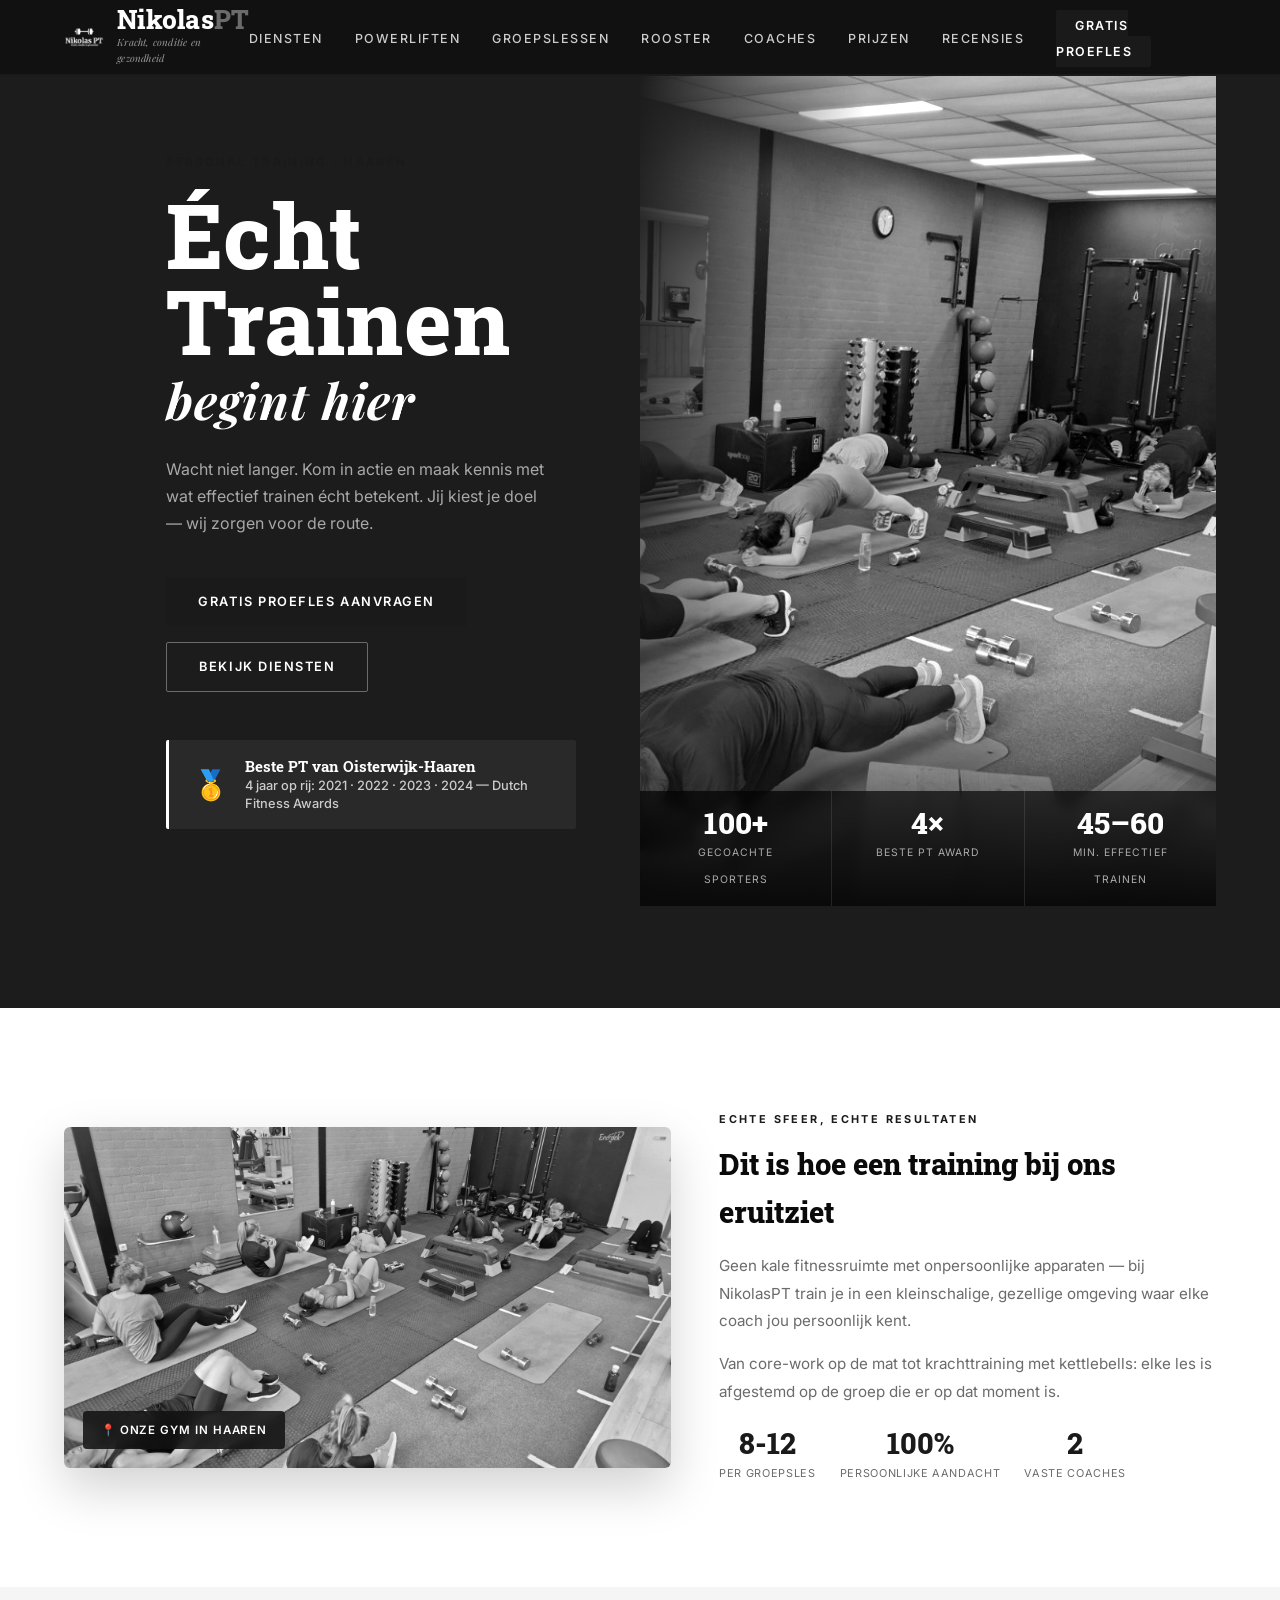
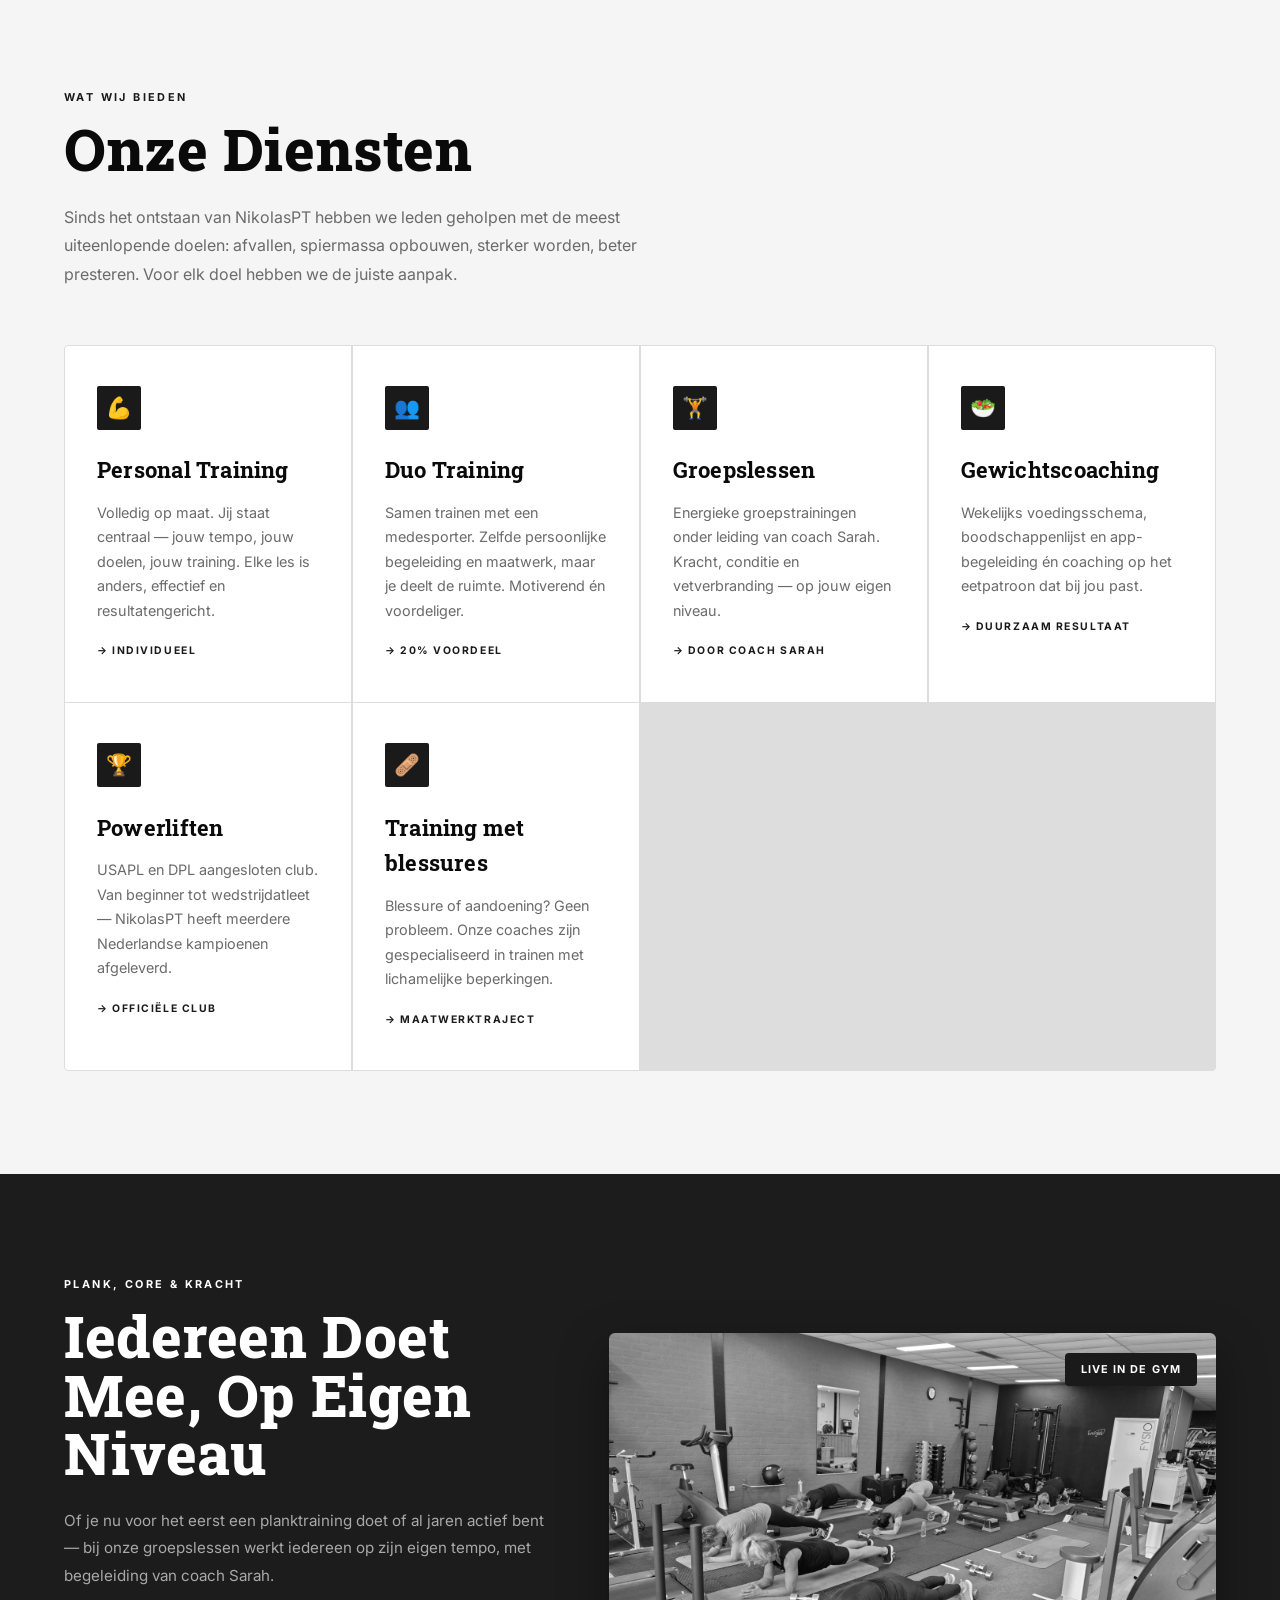
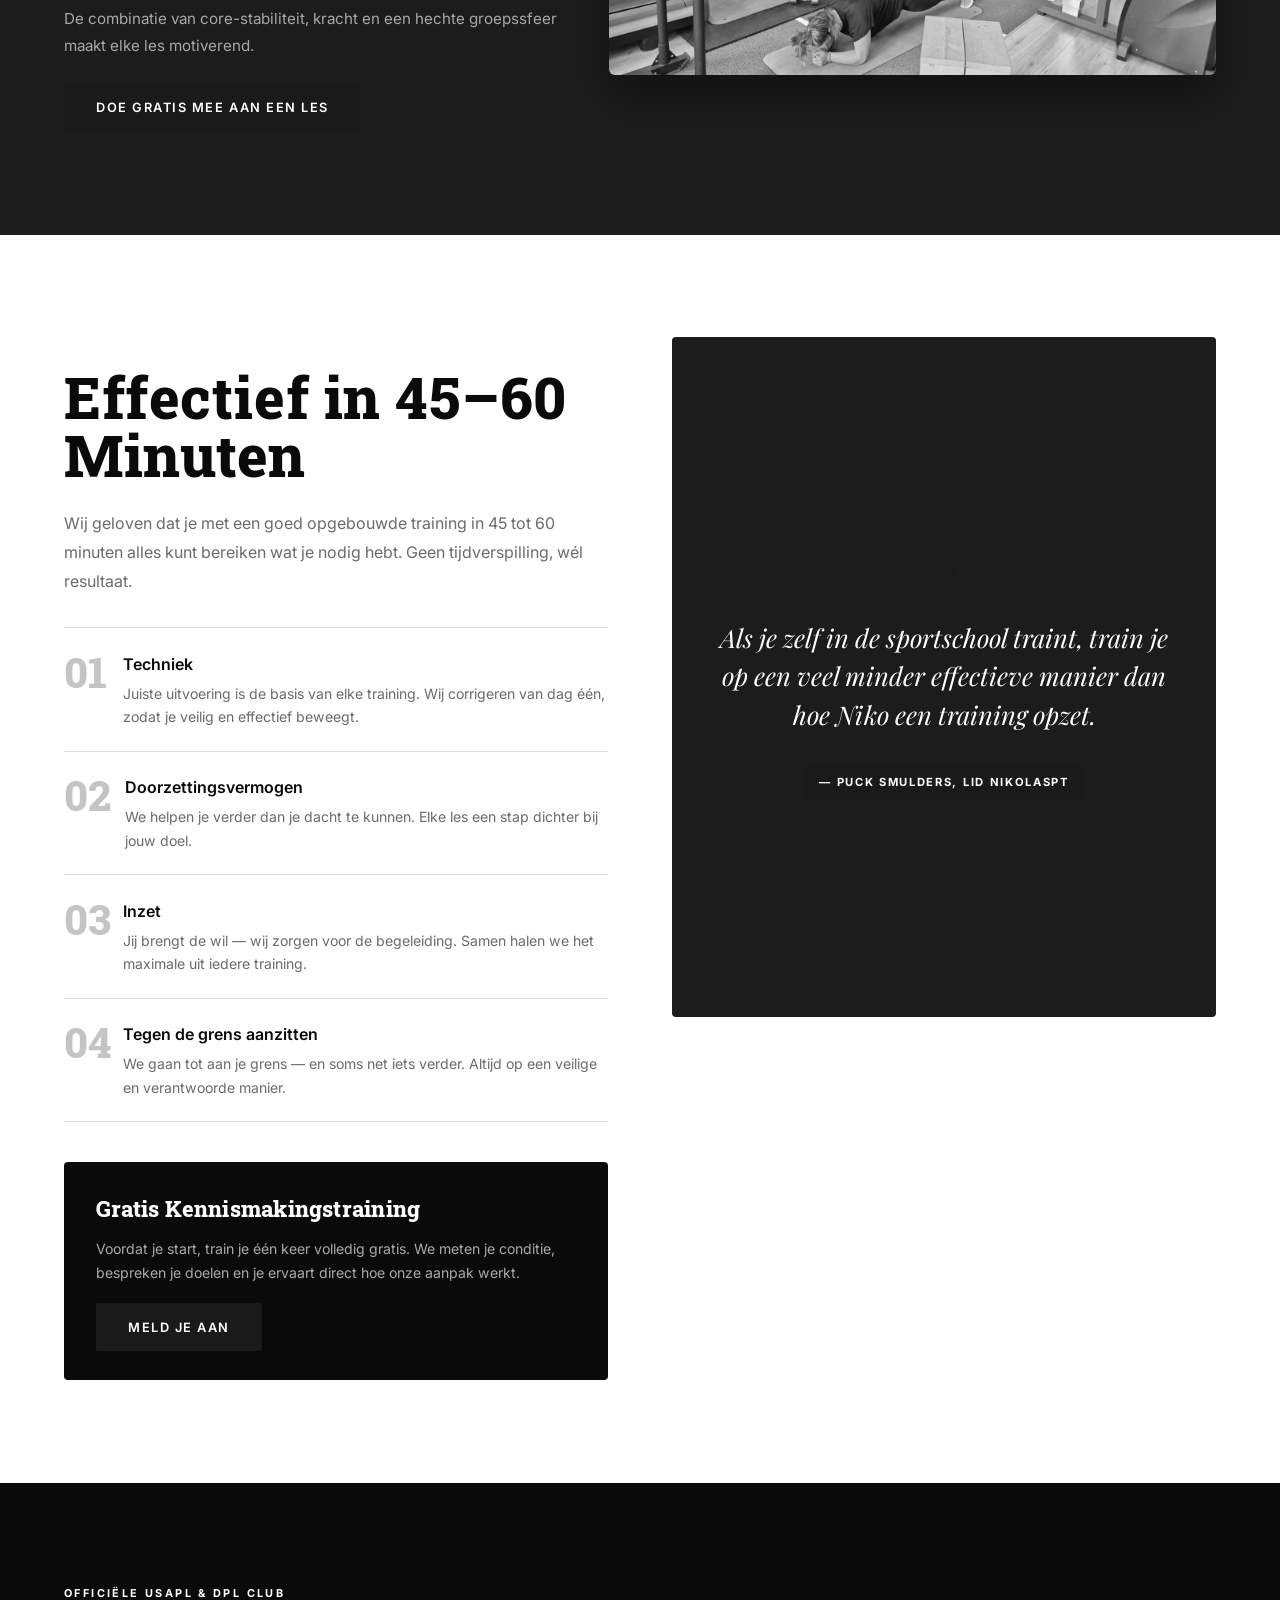
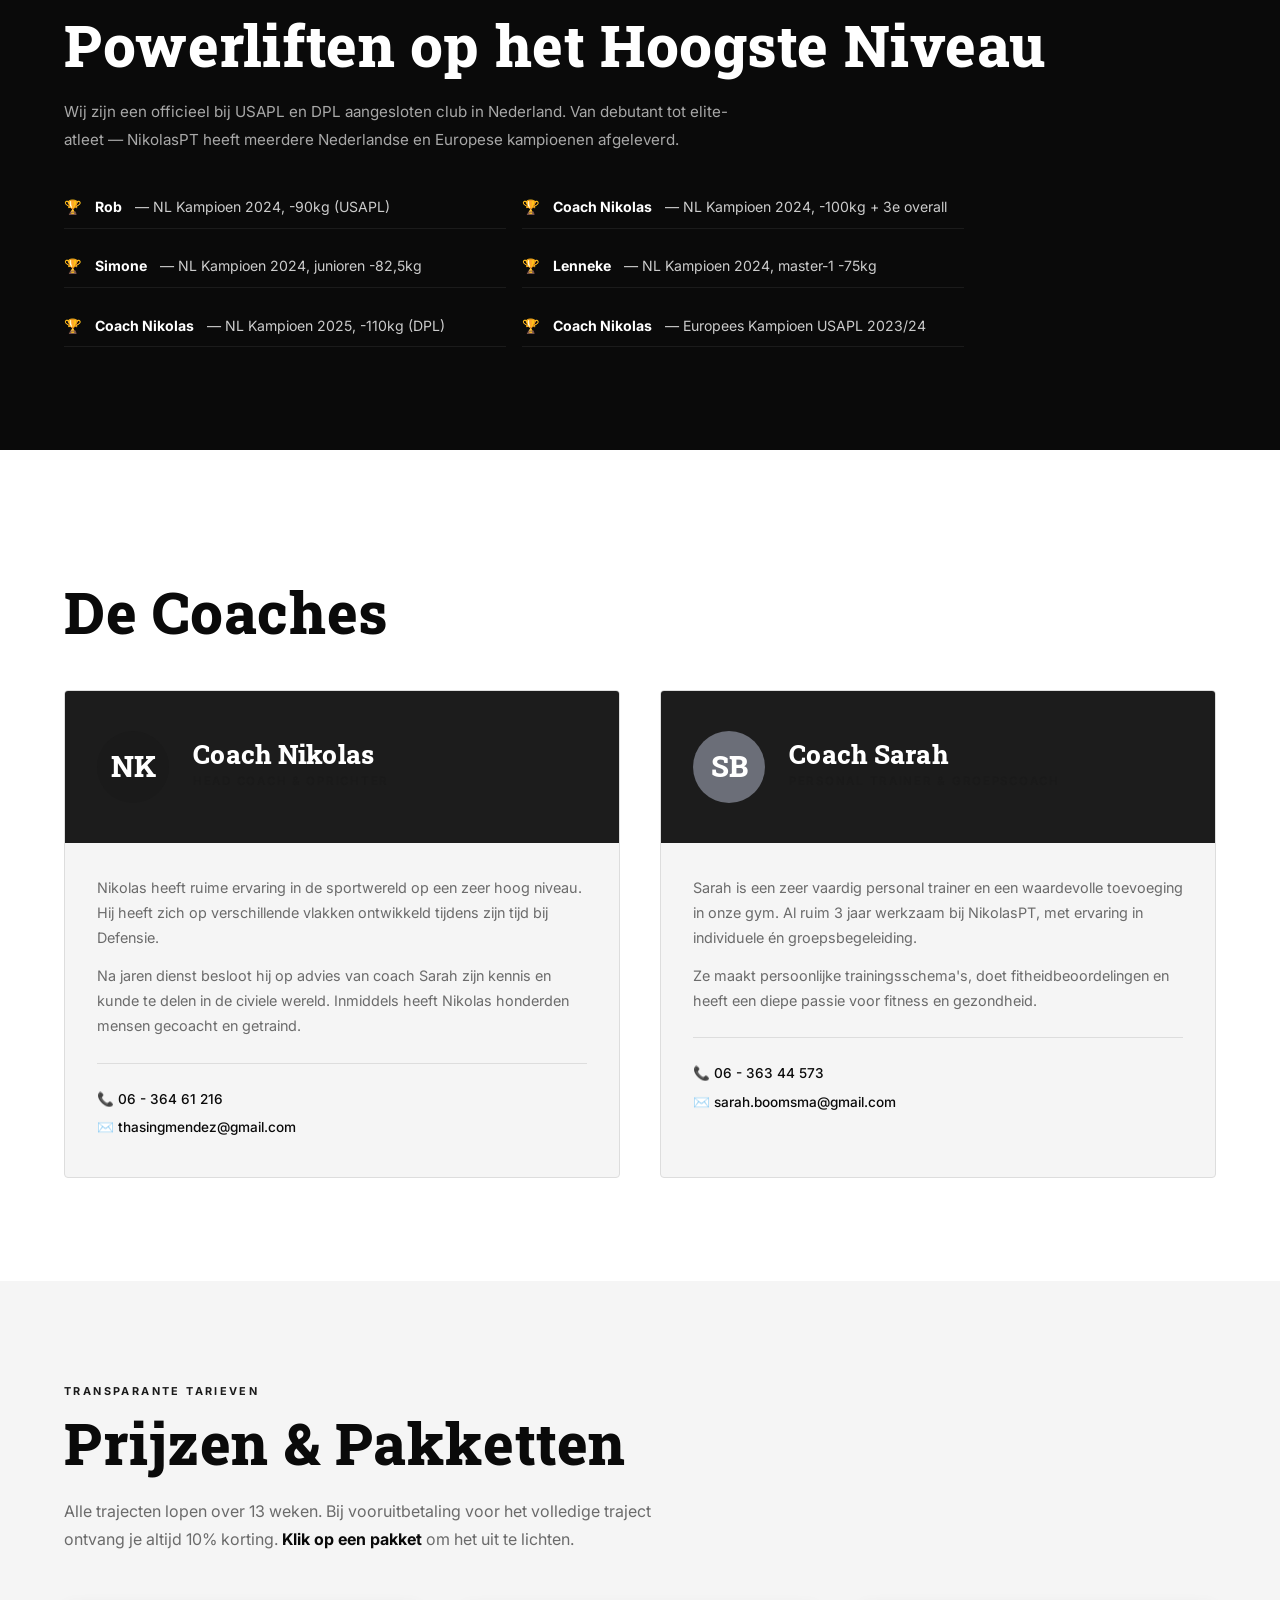
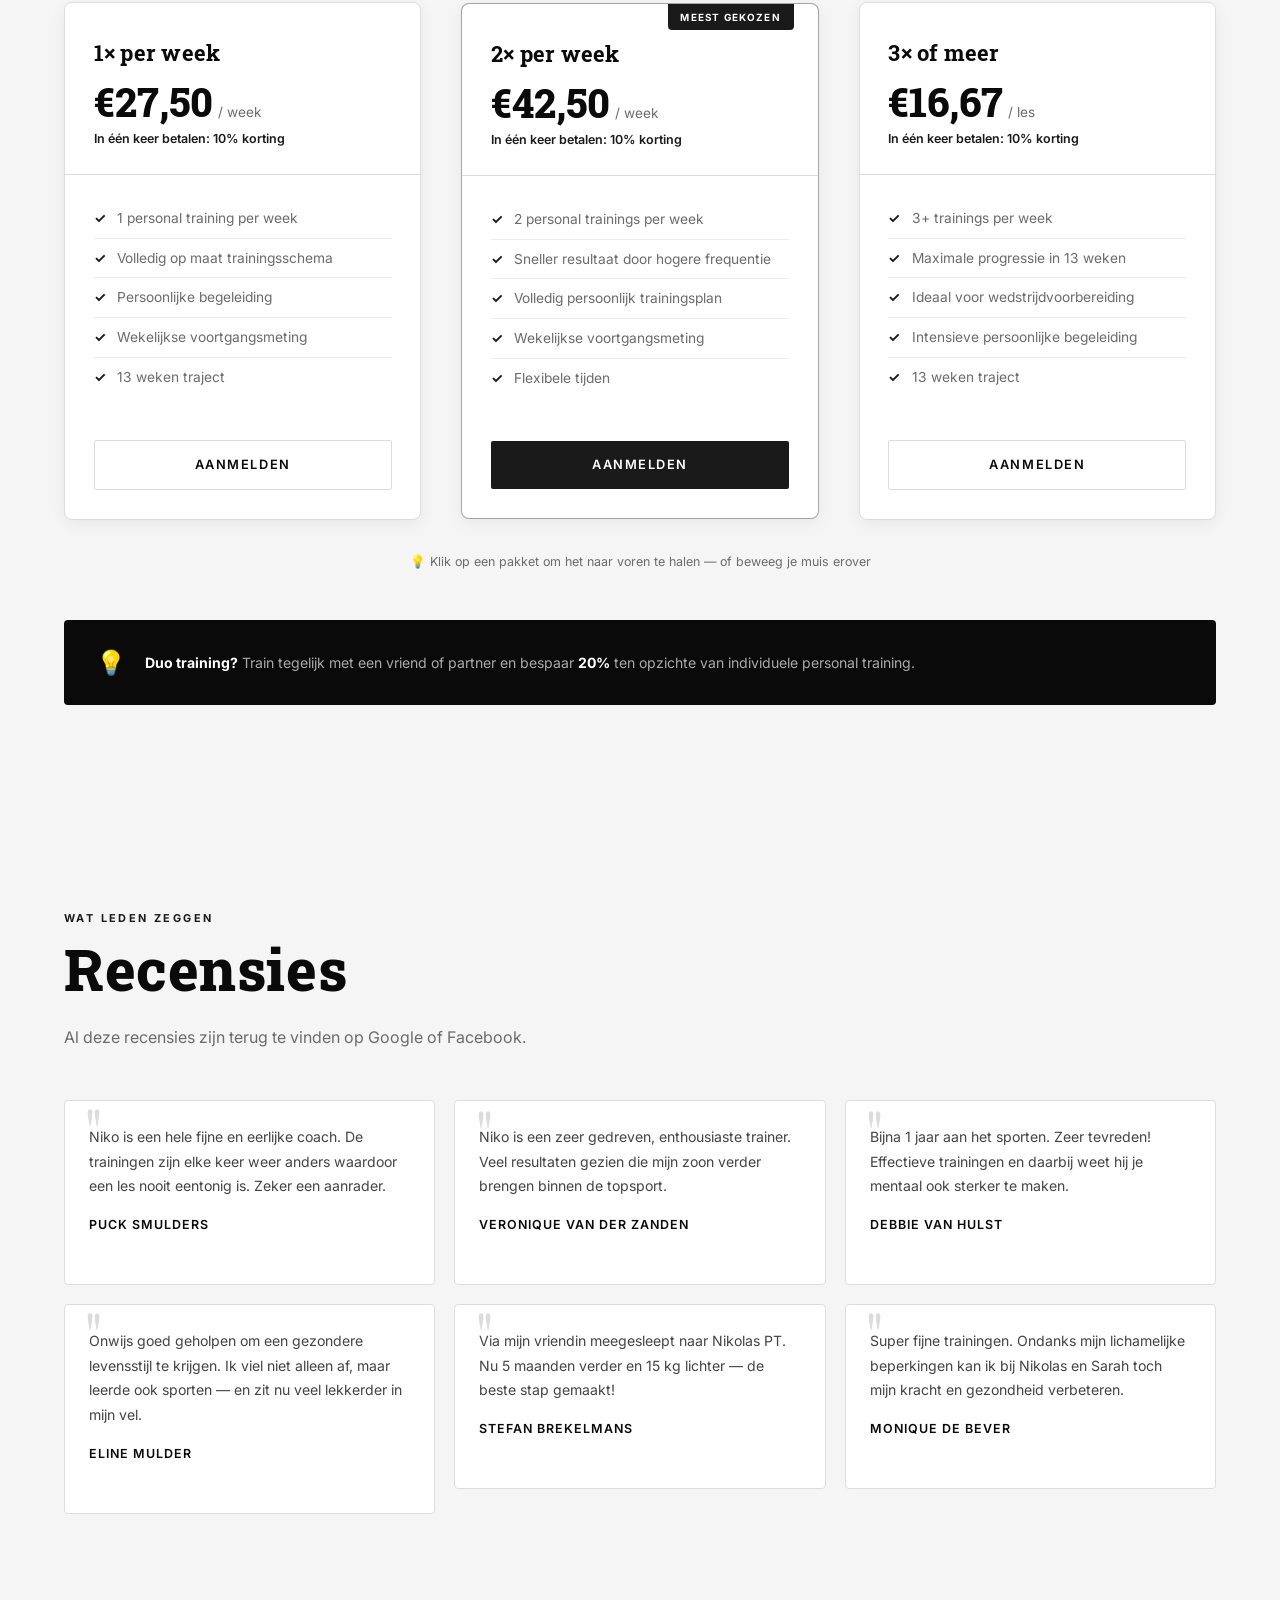
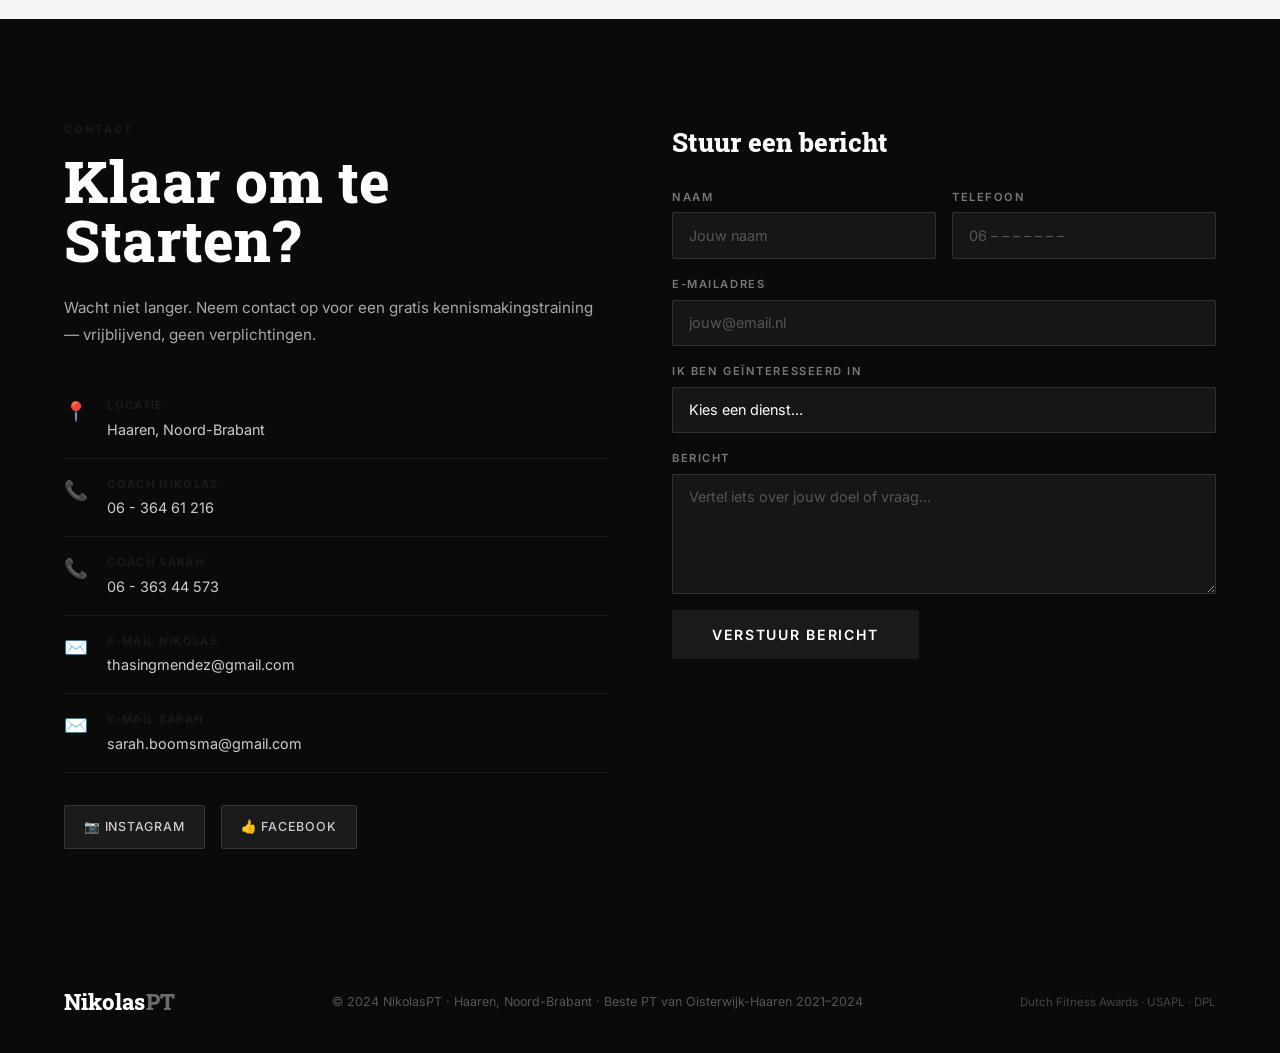
<file: index.html>
<!DOCTYPE html>
<html lang="nl">
<head>
<meta charset="UTF-8">
<meta name="viewport" content="width=device-width, initial-scale=1.0">
<meta name="description" content="NikolasPT – Beste Personal Trainer van Oisterwijk-Haaren 2021–2024. Personal training, groepslessen, powerliften en voedingscoaching in Haaren.">
<title>NikolasPT | Personal Training Haaren</title>
<link rel="preconnect" href="https://fonts.googleapis.com">
<link href="https://fonts.googleapis.com/css2?family=Roboto+Slab:wght@400;500;700;800&family=Playfair+Display:ital,wght@0,700;1,400&family=Inter:wght@300;400;500;600&display=swap" rel="stylesheet">
<style>
  :root {
    --ink:       #0A0A0A;
    --off-white: #F5F5F5;
    --white:     #FFFFFF;
    --steel:     #1C1C1C;
    --accent:    #1A1A1A;
    --accent2:   #FFFFFF;
    --muted:     #6B6B6B;
    --border:    #DDDDDD;

    --font-display: 'Roboto Slab', serif;
    --font-serif:   'Playfair Display', serif;
    --font-body:    'Inter', sans-serif;

    --max: 1200px;
    --gap: clamp(1.5rem, 5vw, 4rem);
  }

  *, *::before, *::after { box-sizing: border-box; margin: 0; padding: 0; }
  html { scroll-behavior: smooth; }
  body { font-family: var(--font-body); background: var(--off-white); color: var(--ink); line-height: 1.65; font-size: 16px; }
  img { display: block; max-width: 100%; height: auto; }
  a { color: inherit; text-decoration: none; }

  /* ─── NAV ────────────────────────────────────────────────── */
  nav {
    position: fixed; top: 0; left: 0; right: 0; z-index: 100;
    background: rgba(17,17,17,0.96);
    backdrop-filter: blur(8px);
    display: flex; align-items: center; justify-content: space-between;
    padding: 0 var(--gap);
    height: 76px;
    border-bottom: 2px solid var(--accent);
  }
  .nav-logo { display: flex; align-items: center; gap: .7rem; }
  .nav-logo img { height: 42px; width: 42px; object-fit: contain; filter: brightness(0) invert(1); }
  .nav-logo-text { font-family: var(--font-display); font-weight: 800; font-size: 1.6rem; color: var(--white); letter-spacing: 0.01em; line-height: 1; }
  .nav-logo-text span { color: var(--muted); }
  .nav-logo-tagline { font-family: var(--font-serif); font-style: italic; font-size: .62rem; color: #999; letter-spacing: .02em; margin-top: 1px; }
  .nav-links { display: flex; align-items: center; gap: 2rem; list-style: none; }
  .nav-links a { font-size: 0.78rem; font-weight: 500; text-transform: uppercase; letter-spacing: 0.12em; color: #ccc; transition: color 0.2s; }
  .nav-links a:hover { color: var(--accent); }
  .nav-cta { background: var(--accent); color: var(--white) !important; padding: 0.5rem 1.2rem !important; border-radius: 2px; font-weight: 600 !important; }
  .nav-cta:hover { background: #3a3a3a !important; color: var(--white) !important; }
  .nav-toggle { display: none; background: none; border: none; cursor: pointer; padding: 4px; }
  .nav-toggle span { display: block; width: 24px; height: 2px; background: #fff; margin: 5px 0; }

  /* ─── HERO ───────────────────────────────────────────────── */
  #hero {
    min-height: 100vh;
    background: var(--steel);
    display: grid;
    grid-template-columns: 1fr 1fr;
    overflow: hidden;
    padding-top: 76px;
  }
  .hero-left {
    display: flex; flex-direction: column; justify-content: center;
    padding: clamp(2rem, 6vw, 6rem) var(--gap) clamp(2rem, 6vw, 6rem) clamp(2rem, 8vw, 8rem);
    position: relative; z-index: 1;
  }
  .hero-eyebrow { font-size: 0.72rem; font-weight: 600; letter-spacing: 0.2em; text-transform: uppercase; color: var(--accent); margin-bottom: 1.2rem; }
  .hero-title { font-family: var(--font-display); font-weight: 800; font-size: clamp(3.4rem, 7vw, 6.2rem); line-height: 0.96; color: var(--white); letter-spacing: 0.01em; margin-bottom: 1.5rem; }
  .hero-title em { font-family: var(--font-serif); font-style: italic; font-weight: 700; color: var(--accent2); font-size: 0.55em; display: block; line-height: 1.3; margin-top: .3rem; }
  .hero-sub { font-size: 1rem; color: #a8a8a8; max-width: 380px; margin-bottom: 2.5rem; line-height: 1.7; }
  .hero-actions { display: flex; gap: 1rem; flex-wrap: wrap; }
  .btn { display: inline-block; padding: 0.85rem 2rem; font-size: 0.8rem; font-weight: 600; letter-spacing: 0.12em; text-transform: uppercase; border-radius: 2px; transition: all 0.25s; cursor: pointer; border: none; font-family: var(--font-body); }
  .btn-primary { background: var(--accent); color: var(--white); }
  .btn-primary:hover { background: #3a3a3a; }
  .btn-outline { background: transparent; color: var(--white); border: 1.5px solid rgba(255,255,255,0.35); }
  .btn-outline:hover { border-color: var(--white); background: rgba(255,255,255,0.06); }

  .hero-award { margin-top: 3rem; display: flex; align-items: center; gap: 1rem; padding: 1rem 1.5rem; background: rgba(255,255,255,0.06); border-left: 3px solid var(--accent2); border-radius: 2px; max-width: 440px; }
  .award-icon { font-size: 1.8rem; }
  .award-text { font-size: 0.8rem; color: #ccc; font-weight: 500; line-height: 1.4; }
  .award-text strong { display: block; font-size: 0.95rem; color: var(--accent2); font-family: var(--font-display); font-weight: 700; }

  .hero-right { position: relative; overflow: hidden; }
  .hero-right::before { content: ''; position: absolute; inset: 0; background: linear-gradient(100deg, var(--steel) 0%, transparent 32%), linear-gradient(0deg, var(--steel) 0%, transparent 28%); z-index: 1; }
  .hero-bg-img { width: 100%; height: 100%; object-fit: cover; object-position: 60% 35%; filter: grayscale(1) contrast(1.1); }
  .hero-stat-bar { position: absolute; bottom: 0; left: 0; right: 0; z-index: 2; display: flex; background: rgba(0,0,0,0.65); backdrop-filter: blur(6px); }
  .hero-stat { flex: 1; padding: 1rem 1.5rem; border-right: 1px solid rgba(255,255,255,0.1); text-align: center; }
  .hero-stat:last-child { border-right: none; }
  .hero-stat .num { font-family: var(--font-display); font-weight: 800; font-size: 1.9rem; color: var(--white); display: block; line-height: 1; }
  .hero-stat .lbl { font-size: 0.65rem; text-transform: uppercase; letter-spacing: 0.1em; color: #aaa; }

  /* ─── SECTION BASE ────────────────────────────────────────── */
  section { padding: clamp(3rem, 8vw, 7rem) var(--gap); }
  .container { max-width: var(--max); margin: 0 auto; }
  .section-label { font-size: 0.68rem; font-weight: 700; letter-spacing: 0.22em; text-transform: uppercase; color: var(--accent); margin-bottom: 0.8rem; }
  .section-title { font-family: var(--font-display); font-weight: 800; font-size: clamp(2.2rem, 4.5vw, 3.6rem); line-height: 1.02; color: var(--ink); letter-spacing: 0.01em; margin-bottom: 1.5rem; }
  .section-title.light { color: var(--white); }
  .section-body { font-size: 1rem; color: var(--muted); max-width: 640px; line-height: 1.8; }

  .reveal { opacity: 0; transform: translateY(24px); transition: opacity .6s ease, transform .6s ease; }
  .reveal.visible { opacity: 1; transform: none; }

  /* ─── ACTIE FOTO SECTIE ──────────────────────────────────── */
  #actie {
    background: var(--white);
  }
  .actie-grid { display: grid; grid-template-columns: 1.1fr .9fr; gap: clamp(1.5rem,4vw,3rem); align-items: center; }
  .actie-photo-wrap { position: relative; border-radius: 6px; overflow: hidden; box-shadow: 0 20px 50px rgba(0,0,0,.18); }
  .actie-photo-wrap img { width: 100%; display: block; transition: transform .6s ease; filter: grayscale(1) contrast(1.05); }
  .actie-photo-wrap:hover img { transform: scale(1.04); }
  .actie-badge { position: absolute; bottom: 1.2rem; left: 1.2rem; background: rgba(17,17,17,.85); backdrop-filter: blur(6px); color: #fff; padding: .6rem 1.1rem; border-radius: 4px; font-size: .72rem; font-weight: 600; letter-spacing: .08em; text-transform: uppercase; }
  .actie-text h3 { font-family: var(--font-display); font-weight: 800; font-size: 1.8rem; margin-bottom: 1rem; }
  .actie-text p { color: var(--muted); font-size: .95rem; line-height: 1.8; margin-bottom: 1rem; }
  .actie-stats-mini { display: flex; gap: 1.5rem; margin-top: 1.5rem; }
  .actie-stat { text-align: center; }
  .actie-stat .n { font-family: var(--font-display); font-weight: 800; font-size: 1.8rem; color: var(--accent); display: block; line-height: 1; }
  .actie-stat .l { font-size: .68rem; color: var(--muted); text-transform: uppercase; letter-spacing: .06em; }

  /* ─── DIENSTEN ────────────────────────────────────────────── */
  #diensten { background: var(--off-white); }
  .diensten-grid { display: grid; grid-template-columns: repeat(auto-fit, minmax(260px, 1fr)); gap: 1.5px; background: var(--border); border: 1.5px solid var(--border); border-radius: 4px; overflow: hidden; }
  .dienst-card { background: var(--white); padding: 2.5rem 2rem; position: relative; transition: background 0.2s; }
  .dienst-card:hover { background: #f5f5f5; }
  .dienst-icon { width: 44px; height: 44px; background: var(--accent); border-radius: 2px; display: flex; align-items: center; justify-content: center; font-size: 1.3rem; margin-bottom: 1.4rem; }
  .dienst-card h3 { font-family: var(--font-display); font-weight: 700; font-size: 1.35rem; letter-spacing: 0.01em; margin-bottom: 0.8rem; }
  .dienst-card p { font-size: 0.9rem; color: var(--muted); line-height: 1.7; }
  .dienst-tag { display: inline-block; margin-top: 1.2rem; font-size: 0.65rem; font-weight: 700; letter-spacing: 0.15em; text-transform: uppercase; color: var(--accent); }

  /* ─── ACTIE FOTO 2 (groepslessen) ────────────────────────── */
  #groeps-actie { background: var(--steel); position: relative; overflow: hidden; }
  .groeps-actie-grid { display: grid; grid-template-columns: .9fr 1.1fr; gap: clamp(1.5rem,4vw,3rem); align-items: center; }
  .groeps-actie-photo { position: relative; border-radius: 6px; overflow: hidden; box-shadow: 0 20px 50px rgba(0,0,0,.4); }
  .groeps-actie-photo img { width: 100%; display: block; filter: grayscale(1) contrast(1.05); }
  .groeps-actie-photo .overlay-tag { position: absolute; top: 1.2rem; right: 1.2rem; background: var(--accent); color: #fff; padding: .5rem 1rem; border-radius: 4px; font-size: .68rem; font-weight: 700; letter-spacing: .1em; text-transform: uppercase; }

  /* ─── SPECIALISATIES ──────────────────────────────────────── */
  #specialisaties { background: var(--white); }
  .spec-layout { display: grid; grid-template-columns: 1fr 1fr; gap: clamp(2rem, 5vw, 5rem); align-items: start; }
  .spec-list { margin-top: 2rem; }
  .spec-item { display: flex; align-items: flex-start; gap: 1.2rem; padding: 1.4rem 0; border-bottom: 1px solid var(--border); }
  .spec-item:first-child { border-top: 1px solid var(--border); }
  .spec-num { font-family: var(--font-display); font-weight: 800; font-size: 2.6rem; line-height: 1; color: var(--accent); min-width: 2.5rem; opacity: 0.25; }
  .spec-content h4 { font-size: 1rem; font-weight: 600; margin-bottom: 0.3rem; }
  .spec-content p { font-size: 0.88rem; color: var(--muted); }
  .spec-visual { position: sticky; top: 90px; background: var(--steel); border-radius: 4px; overflow: hidden; aspect-ratio: 4/5; display: flex; align-items: center; justify-content: center; }
  .spec-visual-inner { padding: 3rem; text-align: center; }
  .big-quote { font-family: var(--font-serif); font-size: clamp(1.2rem, 2.5vw, 1.6rem); color: var(--white); line-height: 1.5; font-style: italic; margin-bottom: 2rem; }
  .big-quote::before { content: '"'; font-size: 4rem; color: var(--accent); display: block; line-height: 1; font-family: var(--font-serif); }
  .spec-badge { background: var(--accent); color: var(--white); font-size: 0.7rem; font-weight: 700; letter-spacing: 0.15em; text-transform: uppercase; padding: 0.5rem 1rem; border-radius: 2px; display: inline-block; }
  .free-training-box { margin-top: 2.5rem; padding: 1.8rem 2rem; background: var(--ink); border-radius: 4px; color: var(--white); }
  .free-training-box h4 { font-family: var(--font-display); font-weight: 800; font-size: 1.4rem; letter-spacing: 0.01em; margin-bottom: 0.6rem; color: var(--accent2); }
  .free-training-box p { font-size: 0.88rem; color: #aaa; margin-bottom: 1.2rem; }

  /* ─── INTERACTIEVE PRIJZEN (3D card stack) ───────────────── */
  #prijzen { background: var(--off-white); }
  .prijzen-3d-wrap {
    margin-top: 3rem;
    perspective: 1800px;
  }
  .prijzen-stack {
    display: grid;
    grid-template-columns: repeat(3, 1fr);
    gap: 2.5rem;
    align-items: center;
  }
  .prijs-3d-card {
    background: var(--white);
    border-radius: 8px;
    border: 1.5px solid var(--border);
    overflow: hidden;
    cursor: pointer;
    transition: transform .45s cubic-bezier(.22,.9,.3,1), box-shadow .45s ease, opacity .45s ease, border-color .3s ease;
    transform-style: preserve-3d;
    position: relative;
  }
  /* default (idle) state */
  .prijs-3d-card { transform: scale(1) rotateY(0deg) translateZ(0); box-shadow: 0 4px 16px rgba(0,0,0,.06); }

  /* hovered / active card: pop forward */
  .prijs-3d-card.is-active {
    transform: scale(1.08) translateY(-10px) translateZ(40px);
    box-shadow: 0 30px 70px rgba(0,0,0,.28);
    border-color: var(--accent);
    z-index: 3;
  }
  /* siblings fall back */
  .prijzen-stack.has-active .prijs-3d-card:not(.is-active) {
    transform: scale(.92) translateY(8px) rotateY(0deg) translateZ(-30px);
    opacity: .55;
    filter: saturate(.7);
  }
  .prijzen-stack.has-active .prijs-3d-card:not(.is-active):nth-child(1) { transform: scale(.92) translateY(8px) rotateY(8deg) translateZ(-30px) translateX(10px); }
  .prijzen-stack.has-active .prijs-3d-card:not(.is-active):nth-child(3) { transform: scale(.92) translateY(8px) rotateY(-8deg) translateZ(-30px) translateX(-10px); }

  .prijs-3d-card.featured-default { border-color: rgba(0,0,0,.35); }

  .featured-badge { position: absolute; top: 0; right: 1.5rem; background: var(--accent); color: var(--white); font-size: 0.62rem; font-weight: 700; letter-spacing: 0.12em; text-transform: uppercase; padding: 0.3rem 0.8rem; border-radius: 0 0 4px 4px; z-index: 2; }
  .prijs-head { padding: 2rem 1.8rem 1.5rem; border-bottom: 1px solid var(--border); }
  .prijs-head h3 { font-family: var(--font-display); font-weight: 700; font-size: 1.4rem; letter-spacing: 0.01em; margin-bottom: 0.6rem; }
  .price-line { display: flex; align-items: baseline; gap: 0.3rem; }
  .price-amount { font-family: var(--font-display); font-weight: 800; font-size: 2.5rem; color: var(--ink); line-height: 1; }
  .price-unit { font-size: 0.85rem; color: var(--muted); }
  .price-note { font-size: 0.78rem; color: var(--accent); margin-top: 0.4rem; font-weight: 600; }
  .prijs-body { padding: 1.5rem 1.8rem; }
  .prijs-body ul { list-style: none; }
  .prijs-body li { padding: 0.5rem 0; font-size: 0.86rem; color: var(--muted); display: flex; align-items: flex-start; gap: 0.7rem; border-bottom: 1px solid #ececec; }
  .prijs-body li:last-child { border-bottom: none; }
  .prijs-body li::before { content: '✓'; color: var(--accent); font-weight: 700; flex-shrink: 0; }
  .prijs-footer { padding: 1.2rem 1.8rem 1.8rem; }
  .prijs-hint { text-align: center; font-size: .78rem; color: var(--muted); margin-top: 2rem; }
  .prijs-hint strong { color: var(--accent); }

  .kortings-note { margin-top: 3rem; padding: 1.4rem 2rem; background: var(--ink); border-radius: 4px; color: #aaa; font-size: 0.88rem; display: flex; align-items: center; gap: 1.2rem; }
  .kortings-note strong { color: var(--accent2); }

  /* ─── COACHES ─────────────────────────────────────────────── */
  #coaches { background: var(--white); }
  .coaches-grid { display: grid; grid-template-columns: 1fr 1fr; gap: 2.5rem; margin-top: 3rem; }
  .coach-card { background: var(--off-white); border-radius: 4px; overflow: hidden; border: 1.5px solid var(--border); }
  .coach-header { background: var(--steel); padding: 2.5rem 2rem; display: flex; align-items: center; gap: 1.5rem; }
  .coach-avatar { width: 72px; height: 72px; border-radius: 50%; background: var(--accent); display: flex; align-items: center; justify-content: center; font-family: var(--font-display); font-weight: 800; font-size: 1.8rem; color: var(--white); flex-shrink: 0; }
  .coach-info h3 { font-family: var(--font-display); font-weight: 800; font-size: 1.6rem; color: var(--white); letter-spacing: 0.01em; line-height: 1; }
  .coach-info .role { font-size: 0.72rem; text-transform: uppercase; letter-spacing: 0.15em; color: var(--accent); font-weight: 600; margin-top: 0.3rem; }
  .coach-body { padding: 2rem; }
  .coach-body p { font-size: 0.9rem; color: var(--muted); line-height: 1.75; }
  .coach-contact { margin-top: 1.5rem; padding-top: 1.5rem; border-top: 1px solid var(--border); font-size: 0.85rem; }
  .coach-contact a { display: flex; align-items: center; gap: 0.5rem; color: var(--ink); margin-bottom: 0.4rem; font-weight: 500; }
  .coach-contact a:hover { color: var(--accent); }

  /* ─── RECENSIES ───────────────────────────────────────────── */
  #recensies { background: var(--off-white); }
  .reviews-masonry { columns: 3; column-gap: 1.2rem; }
  .review-card { break-inside: avoid; background: var(--white); border-radius: 4px; padding: 1.5rem; margin-bottom: 1.2rem; border: 1.5px solid var(--border); position: relative; }
  .review-card::before { content: '"'; font-family: var(--font-serif); font-size: 4rem; color: var(--accent); line-height: 1; position: absolute; top: -0.2rem; left: 1.2rem; opacity: 0.15; }
  .review-text { font-size: 0.88rem; color: #444; line-height: 1.75; margin-bottom: 1rem; position: relative; z-index: 1; }
  .review-author { font-size: 0.78rem; font-weight: 600; color: var(--ink); text-transform: uppercase; letter-spacing: 0.08em; }
  .review-stars { color: var(--accent2); font-size: 0.75rem; margin-top: 0.3rem; }

  /* ─── CONTACT ─────────────────────────────────────────────── */
  #contact { background: var(--ink); color: var(--white); }
  .contact-layout { display: grid; grid-template-columns: 1fr 1fr; gap: clamp(2rem, 5vw, 6rem); align-items: start; }
  .contact-info p { color: #a8a8a8; font-size: 0.95rem; line-height: 1.8; margin-bottom: 2rem; }
  .contact-details { list-style: none; }
  .contact-details li { display: flex; align-items: flex-start; gap: 1.2rem; padding: 1rem 0; border-bottom: 1px solid rgba(255,255,255,0.07); font-size: 0.9rem; color: #ccc; }
  .contact-details .ci { font-size: 1.2rem; min-width: 1.5rem; }
  .contact-details strong { display: block; font-size: 0.7rem; text-transform: uppercase; letter-spacing: 0.12em; color: var(--accent); margin-bottom: 0.2rem; }
  .social-row { display: flex; gap: 1rem; margin-top: 2rem; }
  .social-btn { display: flex; align-items: center; gap: 0.6rem; padding: 0.7rem 1.2rem; background: rgba(255,255,255,0.07); border: 1px solid rgba(255,255,255,0.12); border-radius: 2px; font-size: 0.78rem; color: #ccc; font-weight: 500; letter-spacing: 0.06em; text-transform: uppercase; transition: all 0.2s; }
  .social-btn:hover { background: rgba(255,255,255,0.12); color: var(--white); }
  .contact-form { display: flex; flex-direction: column; gap: 1rem; }
  .form-row { display: grid; grid-template-columns: 1fr 1fr; gap: 1rem; }
  .form-group { display: flex; flex-direction: column; gap: 0.4rem; }
  .form-group label { font-size: 0.7rem; text-transform: uppercase; letter-spacing: 0.14em; color: #777; font-weight: 600; }
  .form-group input, .form-group textarea, .form-group select { background: rgba(255,255,255,0.05); border: 1px solid rgba(255,255,255,0.12); border-radius: 2px; padding: 0.85rem 1rem; font-family: var(--font-body); font-size: 0.9rem; color: var(--white); outline: none; transition: border-color 0.2s; -webkit-appearance: none; }
  .form-group input::placeholder, .form-group textarea::placeholder { color: #555; }
  .form-group input:focus, .form-group textarea:focus, .form-group select:focus { border-color: var(--accent); }
  .form-group select option { background: var(--steel); color: var(--white); }
  textarea { resize: vertical; min-height: 120px; }

  footer { background: #0a0a0a; padding: 2rem var(--gap); display: flex; justify-content: space-between; align-items: center; flex-wrap: wrap; gap: 1rem; }
  footer .logo { font-family: var(--font-display); font-weight: 800; font-size: 1.4rem; color: var(--white); letter-spacing: 0.01em; }
  footer .logo span { color: var(--muted); }
  footer p { font-size: 0.78rem; color: #555; }

  @media (max-width: 900px) {
    #hero { grid-template-columns: 1fr; min-height: auto; }
    .hero-right { height: 50vw; min-height: 300px; }
    .hero-right::before { display: none; }
    .spec-layout, .contact-layout, .coaches-grid, .actie-grid, .groeps-actie-grid { grid-template-columns: 1fr; }
    .groeps-actie-grid { direction: ltr; }
    .reviews-masonry { columns: 2; }
    .spec-visual { position: static; aspect-ratio: 16/9; }
    .nav-links { display: none; flex-direction: column; position: fixed; top: 76px; left: 0; right: 0; background: #0a0a0a; padding: 2rem; gap: 1rem; }
    .nav-links.open { display: flex; }
    .nav-toggle { display: block; }
    .form-row { grid-template-columns: 1fr; }
    .prijzen-stack { grid-template-columns: 1fr; gap: 1.5rem; }
    .prijzen-stack.has-active .prijs-3d-card:not(.is-active) { transform: scale(.95) translateY(0) translateZ(0); opacity: .7; }
    .prijs-3d-card.is-active { transform: scale(1.02) translateY(0) translateZ(0); }
  }
  @media (max-width: 560px) {
    .reviews-masonry { columns: 1; }
    .actie-stats-mini { flex-wrap: wrap; }
  }
</style>
</head>
<body>

<!-- ─── NAV ─────────────────────────────────────────────────── -->
<nav>
  <div class="nav-logo">
    <img src="images/logo-transparent.png" alt="NikolasPT logo">
    <div>
      <div class="nav-logo-text">Nikolas<span>PT</span></div>
      <div class="nav-logo-tagline">Kracht, conditie en gezondheid</div>
    </div>
  </div>
  <ul class="nav-links" id="navLinks">
    <li><a href="#diensten">Diensten</a></li>
    <li><a href="pages/powerliften.html">Powerliften</a></li>
    <li><a href="pages/groepslessen.html">Groepslessen</a></li>
    <li><a href="pages/rooster.html">Rooster</a></li>
    <li><a href="#coaches">Coaches</a></li>
    <li><a href="pages/prijzen.html">Prijzen</a></li>
    <li><a href="pages/recensies.html">Recensies</a></li>
    <li><a href="pages/contact.html" class="nav-cta">Gratis proefles</a></li>
  </ul>
  <button class="nav-toggle" id="navToggle" aria-label="Menu openen"><span></span><span></span><span></span></button>
</nav>

<!-- ─── HERO ──────────────────────────────────────────────────── -->
<section id="hero">
  <div class="hero-left">
    <div class="hero-eyebrow">Personal Training · Haaren</div>
    <h1 class="hero-title">Écht<br>Trainen<br><em>begint hier</em></h1>
    <p class="hero-sub">Wacht niet langer. Kom in actie en maak kennis met wat effectief trainen écht betekent. Jij kiest je doel — wij zorgen voor de route.</p>
    <div class="hero-actions">
      <a href="#contact" class="btn btn-primary">Gratis proefles aanvragen</a>
      <a href="#diensten" class="btn btn-outline">Bekijk diensten</a>
    </div>
    <div class="hero-award">
      <div class="award-icon">🥇</div>
      <div class="award-text"><strong>Beste PT van Oisterwijk-Haaren</strong>4 jaar op rij: 2021 · 2022 · 2023 · 2024 — Dutch Fitness Awards</div>
    </div>
  </div>
  <div class="hero-right">
    <img class="hero-bg-img" src="images/groepsles-2.jpeg" alt="Training bij NikolasPT in Haaren">
    <div class="hero-stat-bar">
      <div class="hero-stat"><span class="num">100+</span><span class="lbl">Gecoachte sporters</span></div>
      <div class="hero-stat"><span class="num">4×</span><span class="lbl">Beste PT award</span></div>
      <div class="hero-stat"><span class="num">45–60</span><span class="lbl">Min. effectief trainen</span></div>
    </div>
  </div>
</section>

<!-- ─── ACTIE FOTO 1 ───────────────────────────────────────────── -->
<section id="actie">
  <div class="container">
    <div class="actie-grid">
      <div class="actie-photo-wrap reveal">
        <img src="images/groepsles-1.jpeg" alt="Groepstraining bij NikolasPT">
        <div class="actie-badge">📍 Onze gym in Haaren</div>
      </div>
      <div class="actie-text reveal">
        <div class="section-label">Echte sfeer, echte resultaten</div>
        <h3>Dit is hoe een training bij ons eruitziet</h3>
        <p>Geen kale fitnessruimte met onpersoonlijke apparaten — bij NikolasPT train je in een kleinschalige, gezellige omgeving waar elke coach jou persoonlijk kent.</p>
        <p>Van core-work op de mat tot krachttraining met kettlebells: elke les is afgestemd op de groep die er op dat moment is.</p>
        <div class="actie-stats-mini">
          <div class="actie-stat"><span class="n">8-12</span><span class="l">Per groepsles</span></div>
          <div class="actie-stat"><span class="n">100%</span><span class="l">Persoonlijke aandacht</span></div>
          <div class="actie-stat"><span class="n">2</span><span class="l">Vaste coaches</span></div>
        </div>
      </div>
    </div>
  </div>
</section>

<!-- ─── DIENSTEN ───────────────────────────────────────────────── -->
<section id="diensten">
  <div class="container">
    <div class="reveal" style="margin-bottom:3.5rem">
      <div class="section-label">Wat wij bieden</div>
      <h2 class="section-title">Onze Diensten</h2>
      <p class="section-body">Sinds het ontstaan van NikolasPT hebben we leden geholpen met de meest uiteenlopende doelen: afvallen, spiermassa opbouwen, sterker worden, beter presteren. Voor elk doel hebben we de juiste aanpak.</p>
    </div>
    <div class="diensten-grid">
      <div class="dienst-card reveal"><div class="dienst-icon">💪</div><h3>Personal Training</h3><p>Volledig op maat. Jij staat centraal — jouw tempo, jouw doelen, jouw training. Elke les is anders, effectief en resultatengericht.</p><span class="dienst-tag">→ Individueel</span></div>
      <div class="dienst-card reveal"><div class="dienst-icon">👥</div><h3>Duo Training</h3><p>Samen trainen met een medesporter. Zelfde persoonlijke begeleiding en maatwerk, maar je deelt de ruimte. Motiverend én voordeliger.</p><span class="dienst-tag">→ 20% voordeel</span></div>
      <div class="dienst-card reveal"><div class="dienst-icon">🏋️</div><h3>Groepslessen</h3><p>Energieke groepstrainingen onder leiding van coach Sarah. Kracht, conditie en vetverbranding — op jouw eigen niveau.</p><span class="dienst-tag">→ Door coach Sarah</span></div>
      <div class="dienst-card reveal"><div class="dienst-icon">🥗</div><h3>Gewichtscoaching</h3><p>Wekelijks voedingsschema, boodschappenlijst en app-begeleiding én coaching op het eetpatroon dat bij jou past.</p><span class="dienst-tag">→ Duurzaam resultaat</span></div>
      <div class="dienst-card reveal"><div class="dienst-icon">🏆</div><h3>Powerliften</h3><p>USAPL en DPL aangesloten club. Van beginner tot wedstrijdatleet — NikolasPT heeft meerdere Nederlandse kampioenen afgeleverd.</p><span class="dienst-tag">→ Officiële club</span></div>
      <div class="dienst-card reveal"><div class="dienst-icon">🩹</div><h3>Training met blessures</h3><p>Blessure of aandoening? Geen probleem. Onze coaches zijn gespecialiseerd in trainen met lichamelijke beperkingen.</p><span class="dienst-tag">→ Maatwerktraject</span></div>
    </div>
  </div>
</section>

<!-- ─── ACTIE FOTO 2 (groepslessen plank) ──────────────────────── -->
<section id="groeps-actie">
  <div class="container">
    <div class="groeps-actie-grid">
      <div class="reveal">
        <div class="section-label" style="color:var(--accent2)">Plank, core & kracht</div>
        <h2 class="section-title light">Iedereen Doet Mee, Op Eigen Niveau</h2>
        <p style="color:#a8a8a8;font-size:.95rem;line-height:1.8;margin-bottom:1rem">Of je nu voor het eerst een planktraining doet of al jaren actief bent — bij onze groepslessen werkt iedereen op zijn eigen tempo, met begeleiding van coach Sarah.</p>
        <p style="color:#a8a8a8;font-size:.95rem;line-height:1.8;margin-bottom:1.5rem">De combinatie van core-stabiliteit, kracht en een hechte groepssfeer maakt elke les motiverend.</p>
        <a href="#contact" class="btn btn-primary">Doe gratis mee aan een les</a>
      </div>
      <div class="groeps-actie-photo reveal">
        <img src="images/groepsles-2.jpeg" alt="Plank training groepsles NikolasPT">
        <div class="overlay-tag">Live in de gym</div>
      </div>
    </div>
  </div>
</section>

<!-- ─── SPECIALISATIES ─────────────────────────────────────────── -->
<section id="specialisaties">
  <div class="container">
    <div class="spec-layout">
      <div>
        <div class="section-label reveal">Hoe wij trainen</div>
        <h2 class="section-title reveal">Effectief in 45–60 Minuten</h2>
        <p class="section-body reveal">Wij geloven dat je met een goed opgebouwde training in 45 tot 60 minuten alles kunt bereiken wat je nodig hebt. Geen tijdverspilling, wél resultaat.</p>
        <div class="spec-list">
          <div class="spec-item reveal"><div class="spec-num">01</div><div class="spec-content"><h4>Techniek</h4><p>Juiste uitvoering is de basis van elke training. Wij corrigeren van dag één, zodat je veilig en effectief beweegt.</p></div></div>
          <div class="spec-item reveal"><div class="spec-num">02</div><div class="spec-content"><h4>Doorzettingsvermogen</h4><p>We helpen je verder dan je dacht te kunnen. Elke les een stap dichter bij jouw doel.</p></div></div>
          <div class="spec-item reveal"><div class="spec-num">03</div><div class="spec-content"><h4>Inzet</h4><p>Jij brengt de wil — wij zorgen voor de begeleiding. Samen halen we het maximale uit iedere training.</p></div></div>
          <div class="spec-item reveal"><div class="spec-num">04</div><div class="spec-content"><h4>Tegen de grens aanzitten</h4><p>We gaan tot aan je grens — en soms net iets verder. Altijd op een veilige en verantwoorde manier.</p></div></div>
        </div>
        <div class="free-training-box reveal">
          <h4>Gratis Kennismakingstraining</h4>
          <p>Voordat je start, train je één keer volledig gratis. We meten je conditie, bespreken je doelen en je ervaart direct hoe onze aanpak werkt.</p>
          <a href="#contact" class="btn btn-primary">Meld je aan</a>
        </div>
      </div>
      <div class="spec-visual reveal">
        <div class="spec-visual-inner">
          <div class="big-quote">Als je zelf in de sportschool traint, train je op een veel minder effectieve manier dan hoe Niko een training opzet.</div>
          <span class="spec-badge">— Puck Smulders, lid NikolasPT</span>
        </div>
      </div>
    </div>
  </div>
</section>

<!-- ─── POWERLIFTEN ────────────────────────────────────────────── -->
<section id="powerliften" style="background:var(--ink)">
  <div class="container">
    <div class="section-label" style="color:var(--accent2)">Officiële USAPL & DPL Club</div>
    <h2 class="section-title light reveal">Powerliften op het Hoogste Niveau</h2>
    <p class="reveal" style="color:#a8a8a8;font-size:.95rem;line-height:1.8;max-width:680px;margin-bottom:2rem">Wij zijn een officieel bij USAPL en DPL aangesloten club in Nederland. Van debutant tot elite-atleet — NikolasPT heeft meerdere Nederlandse en Europese kampioenen afgeleverd.</p>
    <ul style="list-style:none;display:grid;grid-template-columns:repeat(2,1fr);gap:1rem;max-width:900px" class="reveal">
      <li style="display:flex;gap:.8rem;color:#ccc;font-size:.88rem;padding:.6rem 0;border-bottom:1px solid rgba(255,255,255,.07)">🏆 <strong style="color:var(--accent2)">Rob</strong> — NL Kampioen 2024, -90kg (USAPL)</li>
      <li style="display:flex;gap:.8rem;color:#ccc;font-size:.88rem;padding:.6rem 0;border-bottom:1px solid rgba(255,255,255,.07)">🏆 <strong style="color:var(--accent2)">Coach Nikolas</strong> — NL Kampioen 2024, -100kg + 3e overall</li>
      <li style="display:flex;gap:.8rem;color:#ccc;font-size:.88rem;padding:.6rem 0;border-bottom:1px solid rgba(255,255,255,.07)">🏆 <strong style="color:var(--accent2)">Simone</strong> — NL Kampioen 2024, junioren -82,5kg</li>
      <li style="display:flex;gap:.8rem;color:#ccc;font-size:.88rem;padding:.6rem 0;border-bottom:1px solid rgba(255,255,255,.07)">🏆 <strong style="color:var(--accent2)">Lenneke</strong> — NL Kampioen 2024, master-1 -75kg</li>
      <li style="display:flex;gap:.8rem;color:#ccc;font-size:.88rem;padding:.6rem 0;border-bottom:1px solid rgba(255,255,255,.07)">🏆 <strong style="color:var(--accent2)">Coach Nikolas</strong> — NL Kampioen 2025, -110kg (DPL)</li>
      <li style="display:flex;gap:.8rem;color:#ccc;font-size:.88rem;padding:.6rem 0;border-bottom:1px solid rgba(255,255,255,.07)">🏆 <strong style="color:var(--accent2)">Coach Nikolas</strong> — Europees Kampioen USAPL 2023/24</li>
    </ul>
  </div>
</section>

<!-- ─── COACHES ────────────────────────────────────────────────── -->
<section id="coaches">
  <div class="container">
    <div class="section-label reveal">Het team</div>
    <h2 class="section-title reveal">De Coaches</h2>
    <div class="coaches-grid">
      <div class="coach-card reveal">
        <div class="coach-header"><div class="coach-avatar">NK</div><div class="coach-info"><h3>Coach Nikolas</h3><div class="role">Head Coach & Oprichter</div></div></div>
        <div class="coach-body">
          <p>Nikolas heeft ruime ervaring in de sportwereld op een zeer hoog niveau. Hij heeft zich op verschillende vlakken ontwikkeld tijdens zijn tijd bij Defensie.</p>
          <p style="margin-top:0.8rem">Na jaren dienst besloot hij op advies van coach Sarah zijn kennis en kunde te delen in de civiele wereld. Inmiddels heeft Nikolas honderden mensen gecoacht en getraind.</p>
          <div class="coach-contact"><a href="tel:0636461216">📞 06 - 364 61 216</a><a href="mailto:thasingmendez@gmail.com">✉️ thasingmendez@gmail.com</a></div>
        </div>
      </div>
      <div class="coach-card reveal">
        <div class="coach-header"><div class="coach-avatar" style="background:#6B6E78">SB</div><div class="coach-info"><h3>Coach Sarah</h3><div class="role">Personal Trainer & Groepscoach</div></div></div>
        <div class="coach-body">
          <p>Sarah is een zeer vaardig personal trainer en een waardevolle toevoeging in onze gym. Al ruim 3 jaar werkzaam bij NikolasPT, met ervaring in individuele én groepsbegeleiding.</p>
          <p style="margin-top:0.8rem">Ze maakt persoonlijke trainingsschema's, doet fitheidbeoordelingen en heeft een diepe passie voor fitness en gezondheid.</p>
          <div class="coach-contact"><a href="tel:0636344573">📞 06 - 363 44 573</a><a href="mailto:sarah.boomsma@gmail.com">✉️ sarah.boomsma@gmail.com</a></div>
        </div>
      </div>
    </div>
  </div>
</section>

<!-- ─── PRIJZEN — INTERACTIEVE 3D KAARTEN ──────────────────────── -->
<section id="prijzen">
  <div class="container">
    <div class="section-label reveal">Transparante tarieven</div>
    <h2 class="section-title reveal">Prijzen & Pakketten</h2>
    <p class="section-body reveal">Alle trajecten lopen over 13 weken. Bij vooruitbetaling voor het volledige traject ontvang je altijd 10% korting. <strong style="color:var(--ink)">Klik op een pakket</strong> om het uit te lichten.</p>

    <div class="prijzen-3d-wrap">
      <div class="prijzen-stack" id="prijzenStack">
        <div class="prijs-3d-card reveal" data-card="1">
          <div class="prijs-head">
            <h3>1× per week</h3>
            <div class="price-line"><span class="price-amount">€27,50</span><span class="price-unit">/ week</span></div>
            <div class="price-note">In één keer betalen: 10% korting</div>
          </div>
          <div class="prijs-body">
            <ul>
              <li>1 personal training per week</li>
              <li>Volledig op maat trainingsschema</li>
              <li>Persoonlijke begeleiding</li>
              <li>Wekelijkse voortgangsmeting</li>
              <li>13 weken traject</li>
            </ul>
          </div>
          <div class="prijs-footer"><a href="#contact" class="btn btn-outline" style="width:100%;text-align:center;display:block;color:var(--ink);border-color:var(--border)">Aanmelden</a></div>
        </div>

        <div class="prijs-3d-card featured-default reveal" data-card="2">
          <div class="featured-badge">Meest gekozen</div>
          <div class="prijs-head">
            <h3>2× per week</h3>
            <div class="price-line"><span class="price-amount">€42,50</span><span class="price-unit">/ week</span></div>
            <div class="price-note">In één keer betalen: 10% korting</div>
          </div>
          <div class="prijs-body">
            <ul>
              <li>2 personal trainings per week</li>
              <li>Sneller resultaat door hogere frequentie</li>
              <li>Volledig persoonlijk trainingsplan</li>
              <li>Wekelijkse voortgangsmeting</li>
              <li>Flexibele tijden</li>
            </ul>
          </div>
          <div class="prijs-footer"><a href="#contact" class="btn btn-primary" style="width:100%;text-align:center;display:block">Aanmelden</a></div>
        </div>

        <div class="prijs-3d-card reveal" data-card="3">
          <div class="prijs-head">
            <h3>3× of meer</h3>
            <div class="price-line"><span class="price-amount">€16,67</span><span class="price-unit">/ les</span></div>
            <div class="price-note">In één keer betalen: 10% korting</div>
          </div>
          <div class="prijs-body">
            <ul>
              <li>3+ trainings per week</li>
              <li>Maximale progressie in 13 weken</li>
              <li>Ideaal voor wedstrijdvoorbereiding</li>
              <li>Intensieve persoonlijke begeleiding</li>
              <li>13 weken traject</li>
            </ul>
          </div>
          <div class="prijs-footer"><a href="#contact" class="btn btn-outline" style="width:100%;text-align:center;display:block;color:var(--ink);border-color:var(--border)">Aanmelden</a></div>
        </div>
      </div>
      <p class="prijs-hint">💡 Klik op een pakket om het naar voren te halen — of beweeg je muis erover</p>
    </div>

    <div class="kortings-note reveal">
      <span style="font-size:1.5rem">💡</span>
      <span><strong>Duo training?</strong> Train tegelijk met een vriend of partner en bespaar <strong>20%</strong> ten opzichte van individuele personal training.</span>
    </div>
  </div>
</section>

<!-- ─── RECENSIES ──────────────────────────────────────────────── -->
<section id="recensies">
  <div class="container">
    <div style="margin-bottom:3rem">
      <div class="section-label reveal">Wat leden zeggen</div>
      <h2 class="section-title reveal">Recensies</h2>
      <p class="section-body reveal">Al deze recensies zijn terug te vinden op Google of Facebook.</p>
    </div>
    <div class="reviews-masonry">
      <div class="review-card reveal"><p class="review-text">Niko is een hele fijne en eerlijke coach. De trainingen zijn elke keer weer anders waardoor een les nooit eentonig is. Zeker een aanrader.</p><div class="review-author">Puck Smulders</div><div class="review-stars">★★★★★</div></div>
      <div class="review-card reveal"><p class="review-text">Onwijs goed geholpen om een gezondere levensstijl te krijgen. Ik viel niet alleen af, maar leerde ook sporten — en zit nu veel lekkerder in mijn vel.</p><div class="review-author">Eline Mulder</div><div class="review-stars">★★★★★</div></div>
      <div class="review-card reveal"><p class="review-text">Niko is een zeer gedreven, enthousiaste trainer. Veel resultaten gezien die mijn zoon verder brengen binnen de topsport.</p><div class="review-author">Veronique van der Zanden</div><div class="review-stars">★★★★★</div></div>
      <div class="review-card reveal"><p class="review-text">Via mijn vriendin meegesleept naar Nikolas PT. Nu 5 maanden verder en 15 kg lichter — de beste stap gemaakt!</p><div class="review-author">Stefan Brekelmans</div><div class="review-stars">★★★★★</div></div>
      <div class="review-card reveal"><p class="review-text">Bijna 1 jaar aan het sporten. Zeer tevreden! Effectieve trainingen en daarbij weet hij je mentaal ook sterker te maken.</p><div class="review-author">Debbie van Hulst</div><div class="review-stars">★★★★★</div></div>
      <div class="review-card reveal"><p class="review-text">Super fijne trainingen. Ondanks mijn lichamelijke beperkingen kan ik bij Nikolas en Sarah toch mijn kracht en gezondheid verbeteren.</p><div class="review-author">Monique de Bever</div><div class="review-stars">★★★★★</div></div>
    </div>
  </div>
</section>

<!-- ─── CONTACT ────────────────────────────────────────────────── -->
<section id="contact">
  <div class="container">
    <div class="contact-layout">
      <div class="contact-info">
        <div class="section-label" style="color:var(--accent)">Contact</div>
        <h2 class="section-title light reveal">Klaar om te Starten?</h2>
        <p class="reveal">Wacht niet langer. Neem contact op voor een gratis kennismakingstraining — vrijblijvend, geen verplichtingen.</p>
        <ul class="contact-details">
          <li><span class="ci">📍</span><div><strong>Locatie</strong>Haaren, Noord-Brabant</div></li>
          <li><span class="ci">📞</span><div><strong>Coach Nikolas</strong><a href="tel:0636461216" style="color:#ccc">06 - 364 61 216</a></div></li>
          <li><span class="ci">📞</span><div><strong>Coach Sarah</strong><a href="tel:0636344573" style="color:#ccc">06 - 363 44 573</a></div></li>
          <li><span class="ci">✉️</span><div><strong>E-mail Nikolas</strong><a href="mailto:thasingmendez@gmail.com" style="color:#ccc">thasingmendez@gmail.com</a></div></li>
          <li><span class="ci">✉️</span><div><strong>E-mail Sarah</strong><a href="mailto:sarah.boomsma@gmail.com" style="color:#ccc">sarah.boomsma@gmail.com</a></div></li>
        </ul>
        <div class="social-row">
          <a href="https://www.instagram.com/nikolaspt_/" class="social-btn" target="_blank">📷 Instagram</a>
          <a href="https://www.facebook.com/CoachesSarahNikoFit4Life" class="social-btn" target="_blank">👍 Facebook</a>
        </div>
      </div>
      <div class="reveal">
        <h3 style="font-family:var(--font-display);font-weight:800;font-size:1.6rem;color:var(--white);letter-spacing:0.01em;margin-bottom:1.5rem">Stuur een bericht</h3>
        <form class="contact-form" onsubmit="handleSubmit(event)">
          <div class="form-row">
            <div class="form-group"><label for="naam">Naam</label><input type="text" id="naam" placeholder="Jouw naam" required></div>
            <div class="form-group"><label for="tel">Telefoon</label><input type="tel" id="tel" placeholder="06 – – – – – – –"></div>
          </div>
          <div class="form-group"><label for="email">E-mailadres</label><input type="email" id="email" placeholder="jouw@email.nl" required></div>
          <div class="form-group">
            <label for="interesse">Ik ben geïnteresseerd in</label>
            <select id="interesse">
              <option value="">Kies een dienst...</option>
              <option>Personal Training (1x per week)</option>
              <option>Personal Training (2x per week)</option>
              <option>Personal Training (3x+ per week)</option>
              <option>Duo Training</option>
              <option>Groepslessen (Coach Sarah)</option>
              <option>Gewichtscoaching / Voeding</option>
              <option>Powerliften</option>
              <option>Gratis kennismakingstraining</option>
            </select>
          </div>
          <div class="form-group"><label for="bericht">Bericht</label><textarea id="bericht" placeholder="Vertel iets over jouw doel of vraag..."></textarea></div>
          <button type="submit" class="btn btn-primary" style="align-self:flex-start;padding:1rem 2.5rem;font-size:0.88rem">Verstuur bericht</button>
          <div id="form-success" style="display:none;background:rgba(255,255,255,0.1);border:1px solid var(--white);border-radius:2px;padding:1rem 1.2rem;color:var(--white);font-size:0.9rem">✓ Bedankt! We nemen zo snel mogelijk contact met je op.</div>
        </form>
      </div>
    </div>
  </div>
</section>

<footer>
  <div class="logo">Nikolas<span>PT</span></div>
  <p>© 2024 NikolasPT · Haaren, Noord-Brabant · Beste PT van Oisterwijk-Haaren 2021–2024</p>
  <p style="font-size:0.72rem;color:#444">Dutch Fitness Awards · USAPL · DPL</p>
</footer>

<script>
  const toggle = document.getElementById('navToggle');
  const links = document.getElementById('navLinks');
  toggle.addEventListener('click', () => links.classList.toggle('open'));
  links.querySelectorAll('a').forEach(a => a.addEventListener('click', () => links.classList.remove('open')));

  const obs = new IntersectionObserver((entries) => {
    entries.forEach(e => { if (e.isIntersecting) { e.target.classList.add('visible'); obs.unobserve(e.target); } });
  }, { threshold: 0.12, rootMargin: '0px 0px -40px 0px' });
  document.querySelectorAll('.reveal').forEach(el => obs.observe(el));

  function handleSubmit(e) {
    e.preventDefault();
    document.getElementById('form-success').style.display = 'block';
    e.target.querySelector('button[type=submit]').disabled = true;
  }

  /* ── INTERACTIEVE PRIJZEN-KAARTEN ── */
  const stack = document.getElementById('prijzenStack');
  const cards = stack.querySelectorAll('.prijs-3d-card');

  function activateCard(card) {
    cards.forEach(c => c.classList.remove('is-active'));
    card.classList.add('is-active');
    stack.classList.add('has-active');
  }
  function resetCards() {
    cards.forEach(c => c.classList.remove('is-active'));
    stack.classList.remove('has-active');
  }

  cards.forEach(card => {
    card.addEventListener('mouseenter', () => activateCard(card));
    card.addEventListener('click', () => activateCard(card));
  });
  stack.addEventListener('mouseleave', () => resetCards());

  // On touch devices, tap toggles
  let lastTapped = null;
  cards.forEach(card => {
    card.addEventListener('touchstart', () => {
      if (lastTapped === card) { resetCards(); lastTapped = null; }
      else { activateCard(card); lastTapped = card; }
    }, { passive: true });
  });
</script>
</body>
</html>
</file>
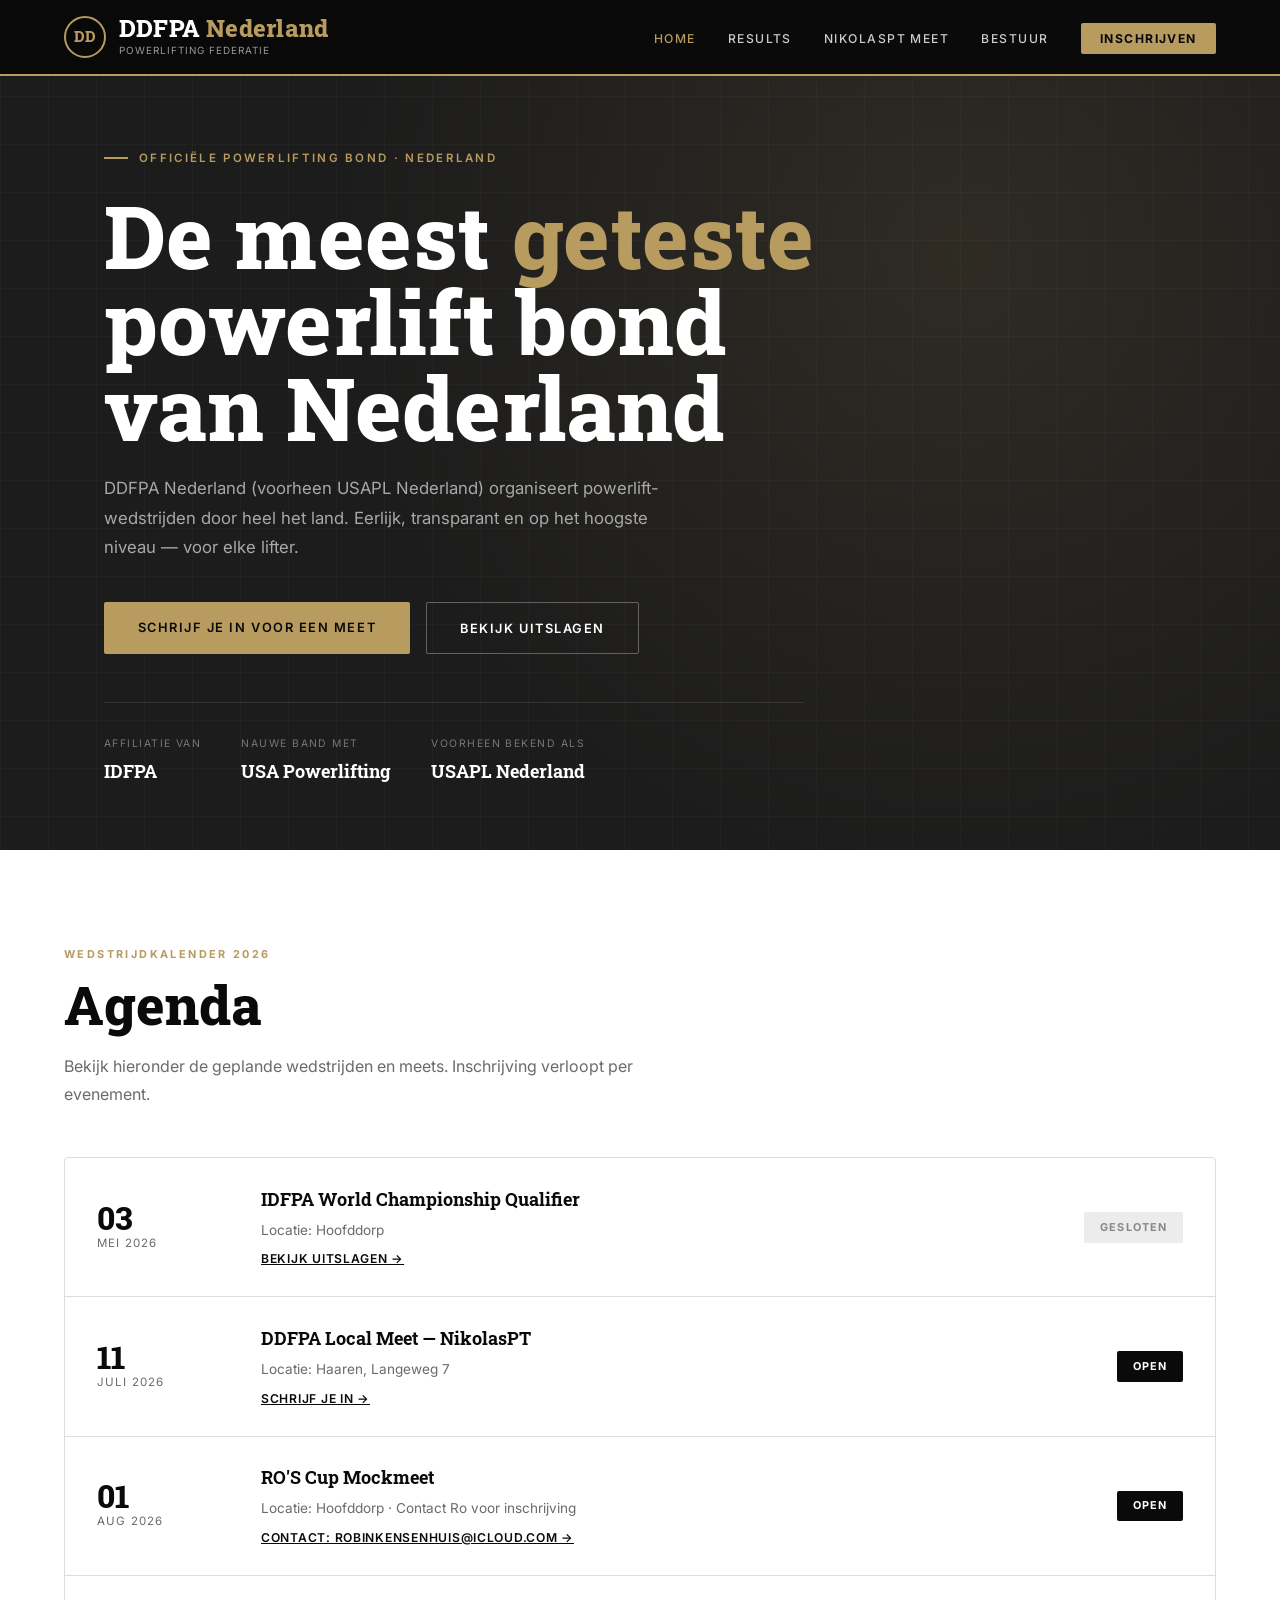
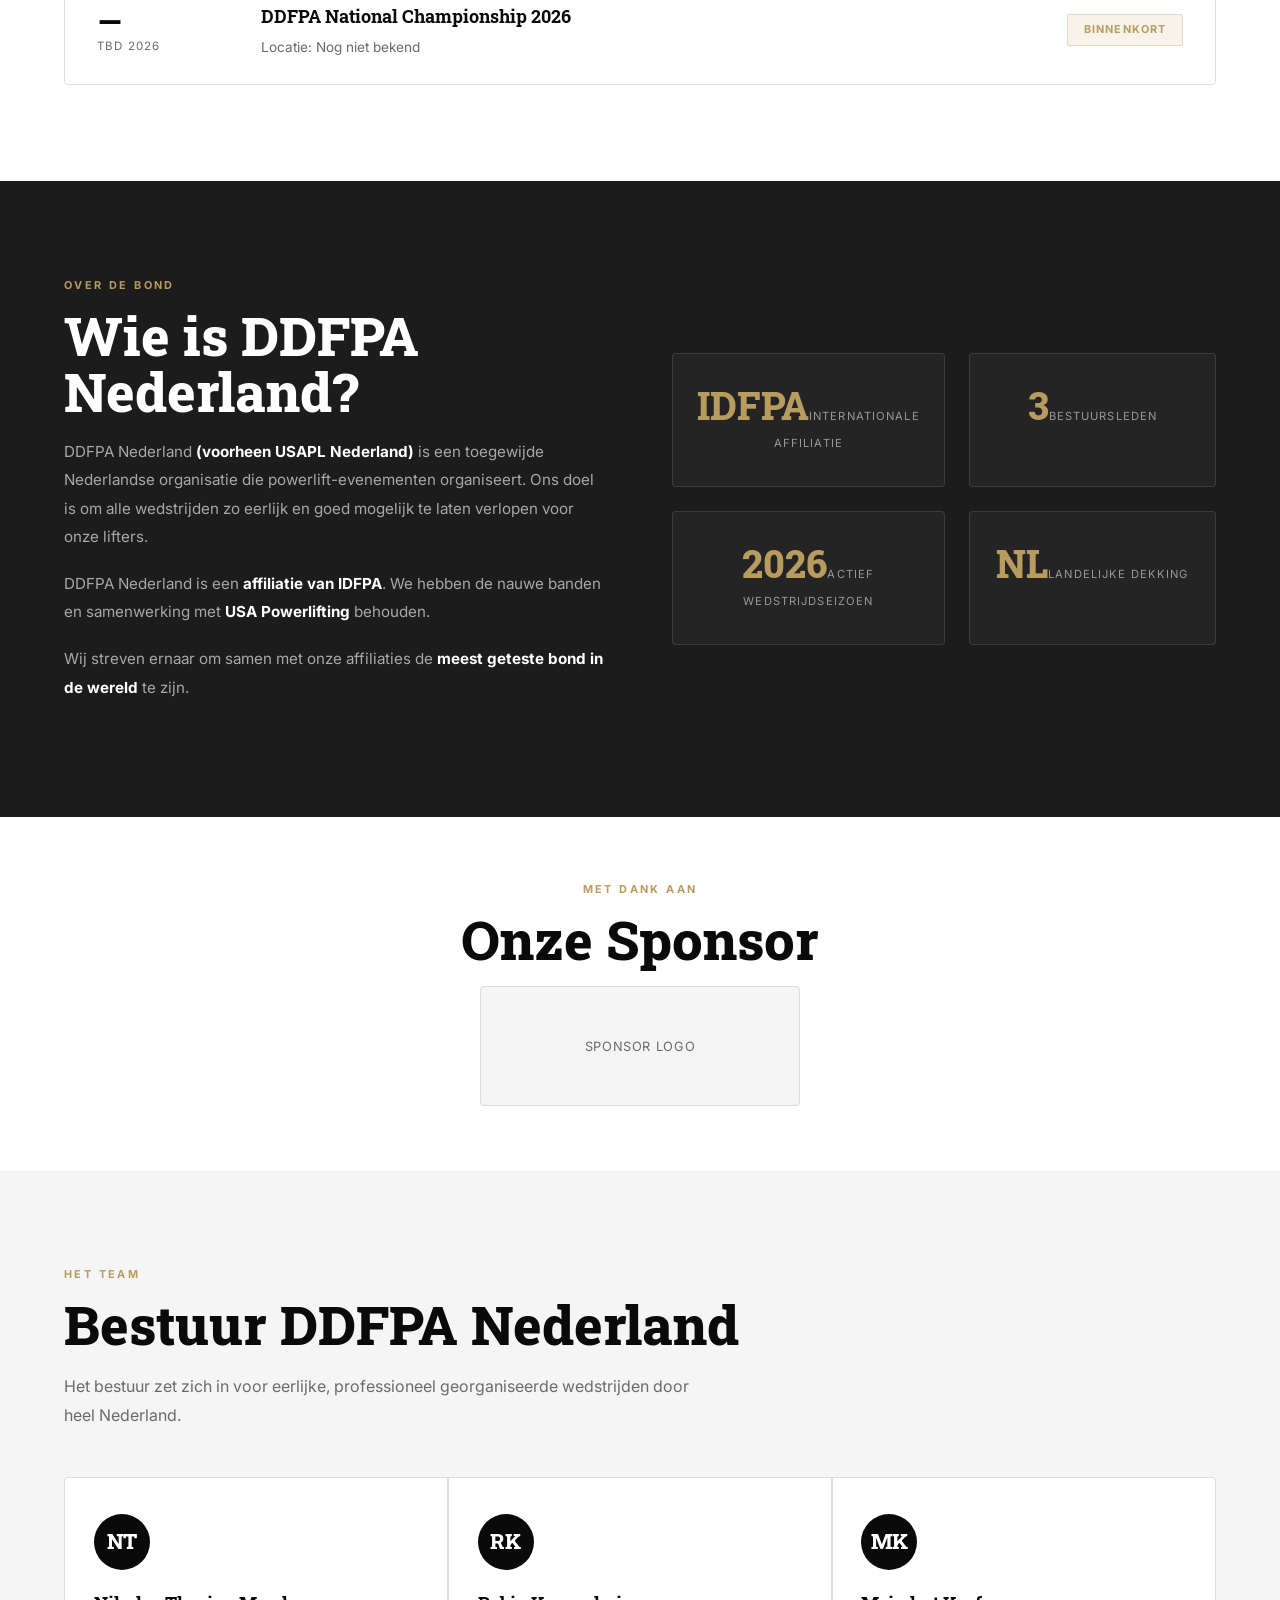
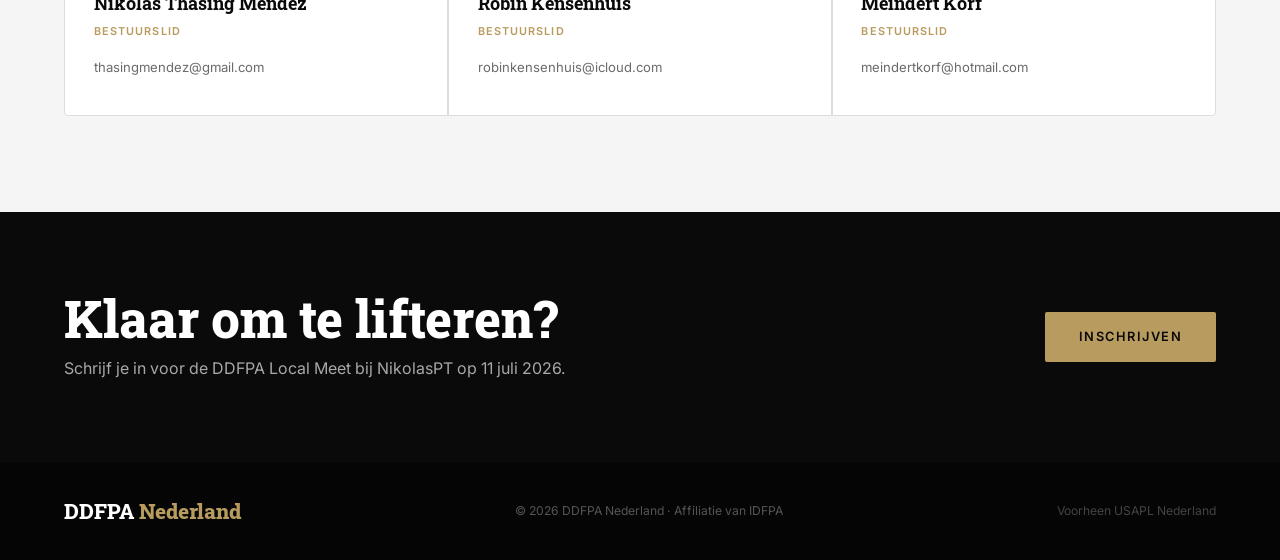
<file: ddfpanederland/index.html>
<!DOCTYPE html>
<html lang="nl">
<head>
<meta charset="UTF-8">
<meta name="viewport" content="width=device-width, initial-scale=1.0">
<meta name="description" content="DDFPA Nederland — officiële Nederlandse powerlifting bond, affiliatie van IDFPA. Wedstrijdkalender, uitslagen en inschrijvingen.">
<title>DDFPA Nederland | Powerlifting Bond</title>
<link rel="preconnect" href="https://fonts.googleapis.com">
<link href="https://fonts.googleapis.com/css2?family=Roboto+Slab:wght@400;500;700;800&family=Inter:wght@300;400;500;600;700&display=swap" rel="stylesheet">
<style>
  :root {
    --ink:       #0A0A0A;
    --off-white: #F5F5F5;
    --white:     #FFFFFF;
    --steel:     #1C1C1C;
    --accent:    #1A1A1A;
    --muted:     #6B6B6B;
    --border:    #DDDDDD;
    --gold:      #B89B5E;

    --font-display: 'Roboto Slab', serif;
    --font-body:    'Inter', sans-serif;

    --max: 1200px;
    --gap: clamp(1.5rem, 5vw, 4rem);
  }
  *, *::before, *::after { box-sizing: border-box; margin: 0; padding: 0; }
  html { scroll-behavior: smooth; }
  body { font-family: var(--font-body); background: var(--off-white); color: var(--ink); line-height: 1.65; font-size: 16px; }
  img { display: block; max-width: 100%; height: auto; }
  a { color: inherit; text-decoration: none; }

  /* ── NAV ── */
  nav { position: fixed; top: 0; left: 0; right: 0; z-index: 100; background: rgba(10,10,10,.97); backdrop-filter: blur(8px); display: flex; align-items: center; justify-content: space-between; padding: 0 var(--gap); height: 76px; border-bottom: 2px solid var(--gold); }
  .nav-logo { display: flex; align-items: center; gap: .8rem; }
  .nav-logo-badge { width: 42px; height: 42px; border-radius: 50%; border: 2px solid var(--gold); display: flex; align-items: center; justify-content: center; font-family: var(--font-display); font-weight: 800; font-size: .95rem; color: var(--gold); flex-shrink: 0; }
  .nav-logo-text { font-family: var(--font-display); font-weight: 800; font-size: 1.5rem; color: var(--white); line-height: 1; letter-spacing: .01em; }
  .nav-logo-text span { color: var(--gold); }
  .nav-logo-tagline { font-size: .62rem; color: #999; letter-spacing: .1em; text-transform: uppercase; margin-top: 2px; }
  .nav-links { display: flex; align-items: center; gap: 2rem; list-style: none; }
  .nav-links a { font-size: .76rem; font-weight: 500; text-transform: uppercase; letter-spacing: .12em; color: #ccc; transition: color .2s; }
  .nav-links a:hover, .nav-links a.active { color: var(--gold); }
  .nav-cta { background: var(--gold) !important; color: var(--ink) !important; padding: .5rem 1.2rem !important; border-radius: 2px; font-weight: 700 !important; }
  .nav-cta:hover { background: #a3884f !important; }
  .nav-toggle { display: none; background: none; border: none; cursor: pointer; padding: 4px; }
  .nav-toggle span { display: block; width: 24px; height: 2px; background: #fff; margin: 5px 0; }

  /* ── HERO ── */
  #hero { min-height: 92vh; background: var(--steel); display: flex; align-items: center; padding-top: 76px; position: relative; overflow: hidden; }
  #hero::before { content: ''; position: absolute; inset: 0; background: radial-gradient(circle at 75% 30%, rgba(184,155,94,.12) 0%, transparent 55%); pointer-events: none; }
  .hero-grid-bg { position: absolute; inset: 0; background-image: linear-gradient(rgba(255,255,255,.025) 1px, transparent 1px), linear-gradient(90deg, rgba(255,255,255,.025) 1px, transparent 1px); background-size: 48px 48px; pointer-events: none; }
  .hero-inner { max-width: var(--max); margin: 0 auto; padding: 4rem var(--gap); position: relative; z-index: 1; width: 100%; }
  .hero-eyebrow { display: inline-flex; align-items: center; gap: .7rem; font-size: .72rem; font-weight: 600; letter-spacing: .2em; text-transform: uppercase; color: var(--gold); margin-bottom: 1.5rem; }
  .hero-eyebrow::before { content: ''; width: 24px; height: 2px; background: var(--gold); }
  .hero-title { font-family: var(--font-display); font-weight: 800; font-size: clamp(3rem, 7vw, 5.5rem); line-height: .98; color: var(--white); letter-spacing: .005em; margin-bottom: 1.5rem; max-width: 800px; }
  .hero-title .gold { color: var(--gold); }
  .hero-sub { font-size: 1.05rem; color: #a8a8a8; max-width: 560px; line-height: 1.75; margin-bottom: 2.5rem; }
  .hero-actions { display: flex; gap: 1rem; flex-wrap: wrap; margin-bottom: 3rem; }
  .btn { display: inline-block; padding: .9rem 2.1rem; font-size: .8rem; font-weight: 600; letter-spacing: .12em; text-transform: uppercase; border-radius: 2px; transition: all .25s; cursor: pointer; border: none; font-family: var(--font-body); }
  .btn-gold { background: var(--gold); color: var(--ink); }
  .btn-gold:hover { background: #a3884f; }
  .btn-outline-light { background: transparent; color: var(--white); border: 1.5px solid rgba(255,255,255,.3); }
  .btn-outline-light:hover { border-color: var(--white); background: rgba(255,255,255,.06); }

  .hero-affil { display: flex; gap: 2.5rem; flex-wrap: wrap; padding-top: 2rem; border-top: 1px solid rgba(255,255,255,.1); max-width: 700px; }
  .affil-item { display: flex; flex-direction: column; }
  .affil-item .label { font-size: .65rem; text-transform: uppercase; letter-spacing: .14em; color: #777; margin-bottom: .3rem; }
  .affil-item .val { font-family: var(--font-display); font-weight: 700; font-size: 1.1rem; color: var(--white); }

  /* ── AGENDA ── */
  #agenda { background: var(--white); padding: clamp(3rem,8vw,6rem) var(--gap); }
  .container { max-width: var(--max); margin: 0 auto; }
  .section-label { font-size: .68rem; font-weight: 700; letter-spacing: .22em; text-transform: uppercase; color: var(--gold); margin-bottom: .8rem; }
  .section-title { font-family: var(--font-display); font-weight: 800; font-size: clamp(2.2rem,4.5vw,3.4rem); line-height: 1.02; margin-bottom: 1.2rem; color: var(--ink); }
  .section-title.light { color: var(--white); }
  .section-body { font-size: 1rem; color: var(--muted); max-width: 640px; line-height: 1.8; margin-bottom: 3rem; }

  .agenda-list { display: flex; flex-direction: column; gap: 1px; background: var(--border); border: 1.5px solid var(--border); border-radius: 4px; overflow: hidden; }
  .agenda-item { background: var(--white); display: grid; grid-template-columns: 140px 1fr auto; align-items: center; gap: 1.5rem; padding: 1.6rem 2rem; transition: background .2s; }
  .agenda-item:hover { background: #fafafa; }
  .agenda-date { display: flex; flex-direction: column; }
  .agenda-date .day { font-family: var(--font-display); font-weight: 800; font-size: 2rem; line-height: 1; color: var(--ink); }
  .agenda-date .month { font-size: .72rem; text-transform: uppercase; letter-spacing: .1em; color: var(--muted); }
  .agenda-info h3 { font-family: var(--font-display); font-weight: 700; font-size: 1.15rem; margin-bottom: .3rem; }
  .agenda-info p { font-size: .85rem; color: var(--muted); }
  .agenda-status { text-align: right; }
  .status-badge { display: inline-block; padding: .4rem 1rem; border-radius: 2px; font-size: .68rem; font-weight: 700; letter-spacing: .1em; text-transform: uppercase; white-space: nowrap; }
  .status-closed { background: #ececec; color: #888; }
  .status-open { background: var(--ink); color: var(--white); }
  .status-soon { background: rgba(184,155,94,.12); color: var(--gold); border: 1px solid rgba(184,155,94,.3); }
  .agenda-link { font-size: .76rem; font-weight: 600; letter-spacing: .06em; text-transform: uppercase; color: var(--ink); margin-top: .5rem; display: inline-block; text-decoration: underline; }

  /* ── OVER ONS ── */
  #over { background: var(--steel); padding: clamp(3rem,8vw,6rem) var(--gap); }
  .over-grid { display: grid; grid-template-columns: 1fr 1fr; gap: clamp(2rem,5vw,5rem); align-items: center; }
  .over-text p { color: #a8a8a8; font-size: .95rem; line-height: 1.85; margin-bottom: 1.2rem; }
  .over-text strong { color: var(--white); }
  .over-stats { display: grid; grid-template-columns: repeat(2,1fr); gap: 1.5rem; }
  .stat-card { background: rgba(255,255,255,.04); border: 1px solid rgba(255,255,255,.1); border-radius: 4px; padding: 2rem 1.5rem; text-align: center; }
  .stat-card .n { font-family: var(--font-display); font-weight: 800; font-size: 2.4rem; color: var(--gold); line-height: 1; }
  .stat-card .l { font-size: .7rem; text-transform: uppercase; letter-spacing: .1em; color: #999; margin-top: .5rem; }

  /* ── SPONSOR ── */
  #sponsor { background: var(--white); padding: clamp(2.5rem,6vw,4rem) var(--gap); text-align: center; }
  .sponsor-box { display: inline-flex; flex-direction: column; align-items: center; gap: 1.5rem; }
  .sponsor-box img { max-width: 320px; border-radius: 4px; border: 1.5px solid var(--border); padding: 1rem; background: var(--off-white); }

  /* ── BESTUUR ── */
  #bestuur { background: var(--off-white); padding: clamp(3rem,8vw,6rem) var(--gap); }
  .bestuur-grid { display: grid; grid-template-columns: repeat(3,1fr); gap: 1.5px; background: var(--border); border: 1.5px solid var(--border); border-radius: 4px; overflow: hidden; margin-top: 3rem; }
  .bestuur-card { background: var(--white); padding: 2.2rem 1.8rem; }
  .bestuur-avatar { width: 56px; height: 56px; border-radius: 50%; background: var(--ink); display: flex; align-items: center; justify-content: center; font-family: var(--font-display); font-weight: 800; font-size: 1.3rem; color: var(--white); margin-bottom: 1.2rem; }
  .bestuur-card h4 { font-family: var(--font-display); font-weight: 700; font-size: 1.1rem; margin-bottom: .3rem; }
  .bestuur-card .role { font-size: .68rem; text-transform: uppercase; letter-spacing: .1em; color: var(--gold); font-weight: 600; margin-bottom: .8rem; }
  .bestuur-card a { font-size: .82rem; color: var(--muted); word-break: break-all; }
  .bestuur-card a:hover { color: var(--ink); }

  /* ── CTA ── */
  #cta { background: var(--ink); padding: clamp(3rem,7vw,5rem) var(--gap); }
  .cta-inner { display: flex; justify-content: space-between; align-items: center; flex-wrap: wrap; gap: 2rem; max-width: var(--max); margin: 0 auto; }
  .cta-inner h2 { font-family: var(--font-display); font-weight: 800; font-size: clamp(2rem,5vw,3.2rem); color: var(--white); line-height: 1.05; }
  .cta-inner p { color: #a8a8a8; margin-top: .6rem; }

  footer { background: #050505; padding: 2rem var(--gap); display: flex; justify-content: space-between; align-items: center; flex-wrap: wrap; gap: 1rem; }
  footer .logo { font-family: var(--font-display); font-weight: 800; font-size: 1.3rem; color: var(--white); }
  footer .logo span { color: var(--gold); }
  footer p { font-size: .76rem; color: #555; }

  .reveal { opacity: 0; transform: translateY(24px); transition: opacity .6s ease, transform .6s ease; }
  .reveal.visible { opacity: 1; transform: none; }

  @media (max-width: 900px) {
    .over-grid { grid-template-columns: 1fr; }
    .bestuur-grid { grid-template-columns: 1fr; }
    .agenda-item { grid-template-columns: 1fr; text-align: left; gap: .8rem; }
    .agenda-status { text-align: left; }
    .nav-links { display: none; flex-direction: column; position: fixed; top: 76px; left: 0; right: 0; background: #050505; padding: 2rem; gap: 1rem; }
    .nav-links.open { display: flex; }
    .nav-toggle { display: block; }
    .hero-affil { gap: 1.5rem; }
  }
</style>
</head>
<body>

<nav>
  <a href="index.html" class="nav-logo">
    <div class="nav-logo-badge">DD</div>
    <div>
      <div class="nav-logo-text">DDFPA<span> Nederland</span></div>
      <div class="nav-logo-tagline">Powerlifting Federatie</div>
    </div>
  </a>
  <ul class="nav-links" id="navLinks">
    <li><a href="index.html" class="active">Home</a></li>
    <li><a href="results.html">Results</a></li>
    <li><a href="nikolaspt.html">NikolasPT Meet</a></li>
    <li><a href="#bestuur">Bestuur</a></li>
    <li><a href="nikolaspt.html" class="nav-cta">Inschrijven</a></li>
  </ul>
  <button class="nav-toggle" id="navToggle" aria-label="Menu"><span></span><span></span><span></span></button>
</nav>

<section id="hero">
  <div class="hero-grid-bg"></div>
  <div class="hero-inner">
    <div class="hero-eyebrow">Officiële Powerlifting Bond · Nederland</div>
    <h1 class="hero-title">De meest <span class="gold">geteste</span> powerlift bond van Nederland</h1>
    <p class="hero-sub">DDFPA Nederland (voorheen USAPL Nederland) organiseert powerlift-wedstrijden door heel het land. Eerlijk, transparant en op het hoogste niveau — voor elke lifter.</p>
    <div class="hero-actions">
      <a href="nikolaspt.html" class="btn btn-gold">Schrijf je in voor een meet</a>
      <a href="results.html" class="btn btn-outline-light">Bekijk uitslagen</a>
    </div>
    <div class="hero-affil">
      <div class="affil-item"><span class="label">Affiliatie van</span><span class="val">IDFPA</span></div>
      <div class="affil-item"><span class="label">Nauwe band met</span><span class="val">USA Powerlifting</span></div>
      <div class="affil-item"><span class="label">Voorheen bekend als</span><span class="val">USAPL Nederland</span></div>
    </div>
  </div>
</section>

<section id="agenda">
  <div class="container">
    <div class="section-label reveal">Wedstrijdkalender 2026</div>
    <h2 class="section-title reveal">Agenda</h2>
    <p class="section-body reveal">Bekijk hieronder de geplande wedstrijden en meets. Inschrijving verloopt per evenement.</p>

    <div class="agenda-list">
      <div class="agenda-item reveal">
        <div class="agenda-date"><span class="day">03</span><span class="month">Mei 2026</span></div>
        <div class="agenda-info">
          <h3>IDFPA World Championship Qualifier</h3>
          <p>Locatie: Hoofddorp</p>
          <a href="results.html" class="agenda-link">Bekijk uitslagen →</a>
        </div>
        <div class="agenda-status"><span class="status-badge status-closed">Gesloten</span></div>
      </div>

      <div class="agenda-item reveal">
        <div class="agenda-date"><span class="day">11</span><span class="month">Juli 2026</span></div>
        <div class="agenda-info">
          <h3>DDFPA Local Meet — NikolasPT</h3>
          <p>Locatie: Haaren, Langeweg 7</p>
          <a href="nikolaspt.html" class="agenda-link">Schrijf je in →</a>
        </div>
        <div class="agenda-status"><span class="status-badge status-open">Open</span></div>
      </div>

      <div class="agenda-item reveal">
        <div class="agenda-date"><span class="day">01</span><span class="month">Aug 2026</span></div>
        <div class="agenda-info">
          <h3>RO'S Cup Mockmeet</h3>
          <p>Locatie: Hoofddorp · Contact Ro voor inschrijving</p>
          <a href="mailto:robinkensenhuis@icloud.com" class="agenda-link">Contact: robinkensenhuis@icloud.com →</a>
        </div>
        <div class="agenda-status"><span class="status-badge status-open">Open</span></div>
      </div>

      <div class="agenda-item reveal">
        <div class="agenda-date"><span class="day">—</span><span class="month">TBD 2026</span></div>
        <div class="agenda-info">
          <h3>DDFPA National Championship 2026</h3>
          <p>Locatie: Nog niet bekend</p>
        </div>
        <div class="agenda-status"><span class="status-badge status-soon">Binnenkort</span></div>
      </div>
    </div>
  </div>
</section>

<section id="over">
  <div class="container">
    <div class="over-grid">
      <div class="over-text">
        <div class="section-label reveal">Over de bond</div>
        <h2 class="section-title light reveal">Wie is DDFPA Nederland?</h2>
        <p class="reveal">DDFPA Nederland <strong>(voorheen USAPL Nederland)</strong> is een toegewijde Nederlandse organisatie die powerlift-evenementen organiseert. Ons doel is om alle wedstrijden zo eerlijk en goed mogelijk te laten verlopen voor onze lifters.</p>
        <p class="reveal">DDFPA Nederland is een <strong>affiliatie van IDFPA</strong>. We hebben de nauwe banden en samenwerking met <strong>USA Powerlifting</strong> behouden.</p>
        <p class="reveal">Wij streven ernaar om samen met onze affiliaties de <strong>meest geteste bond in de wereld</strong> te zijn.</p>
      </div>
      <div class="over-stats reveal">
        <div class="stat-card"><span class="n">IDFPA</span><span class="l">Internationale affiliatie</span></div>
        <div class="stat-card"><span class="n">3</span><span class="l">Bestuursleden</span></div>
        <div class="stat-card"><span class="n">2026</span><span class="l">Actief wedstrijdseizoen</span></div>
        <div class="stat-card"><span class="n">NL</span><span class="l">Landelijke dekking</span></div>
      </div>
    </div>
  </div>
</section>

<section id="sponsor">
  <div class="container">
    <div class="section-label reveal" style="justify-content:center;display:flex">Met dank aan</div>
    <h2 class="section-title reveal">Onze Sponsor</h2>
    <div class="sponsor-box reveal">
      <div style="width:320px;height:120px;background:var(--off-white);border:1.5px solid var(--border);border-radius:4px;display:flex;align-items:center;justify-content:center;color:var(--muted);font-size:.8rem;letter-spacing:.05em;text-transform:uppercase">Sponsor logo</div>
    </div>
  </div>
</section>

<section id="bestuur">
  <div class="container">
    <div class="section-label reveal">Het team</div>
    <h2 class="section-title reveal">Bestuur DDFPA Nederland</h2>
    <p class="section-body reveal">Het bestuur zet zich in voor eerlijke, professioneel georganiseerde wedstrijden door heel Nederland.</p>
    <div class="bestuur-grid">
      <div class="bestuur-card reveal">
        <div class="bestuur-avatar">NT</div>
        <h4>Nikolas Thasing Mendez</h4>
        <div class="role">Bestuurslid</div>
        <a href="mailto:thasingmendez@gmail.com">thasingmendez@gmail.com</a>
      </div>
      <div class="bestuur-card reveal">
        <div class="bestuur-avatar">RK</div>
        <h4>Robin Kensenhuis</h4>
        <div class="role">Bestuurslid</div>
        <a href="mailto:robinkensenhuis@icloud.com">robinkensenhuis@icloud.com</a>
      </div>
      <div class="bestuur-card reveal">
        <div class="bestuur-avatar">MK</div>
        <h4>Meindert Korf</h4>
        <div class="role">Bestuurslid</div>
        <a href="mailto:meindertkorf@hotmail.com">meindertkorf@hotmail.com</a>
      </div>
    </div>
  </div>
</section>

<section id="cta">
  <div class="cta-inner">
    <div>
      <h2>Klaar om te lifteren?</h2>
      <p>Schrijf je in voor de DDFPA Local Meet bij NikolasPT op 11 juli 2026.</p>
    </div>
    <a href="nikolaspt.html" class="btn btn-gold">Inschrijven</a>
  </div>
</section>

<footer>
  <div class="logo">DDFPA<span> Nederland</span></div>
  <p>© 2026 DDFPA Nederland · Affiliatie van IDFPA</p>
  <p style="color:#444">Voorheen USAPL Nederland</p>
</footer>

<script>
  const toggle = document.getElementById('navToggle');
  const links = document.getElementById('navLinks');
  toggle.addEventListener('click', () => links.classList.toggle('open'));
  links.querySelectorAll('a').forEach(a => a.addEventListener('click', () => links.classList.remove('open')));

  const obs = new IntersectionObserver((entries) => {
    entries.forEach(e => { if (e.isIntersecting) { e.target.classList.add('visible'); obs.unobserve(e.target); } });
  }, { threshold: 0.12, rootMargin: '0px 0px -40px 0px' });
  document.querySelectorAll('.reveal').forEach(el => obs.observe(el));
</script>
</body>
</html>
</file>
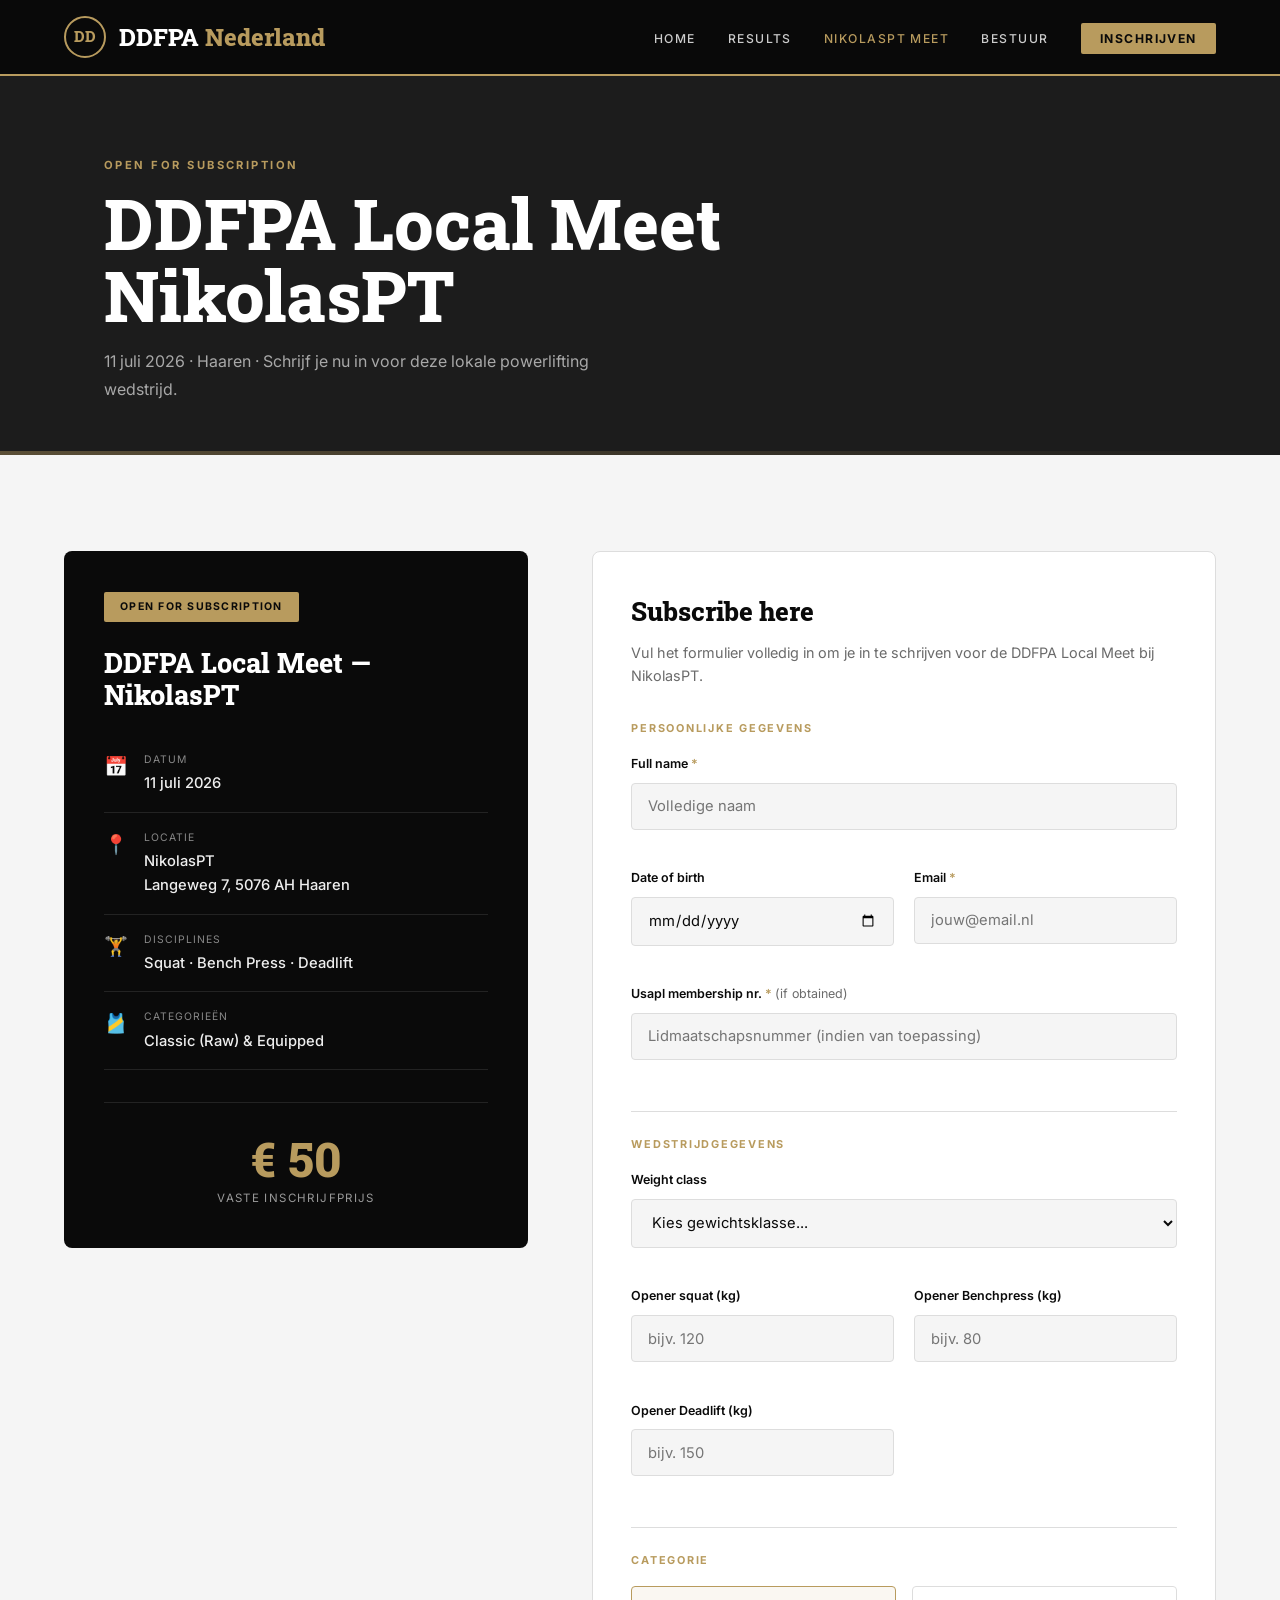
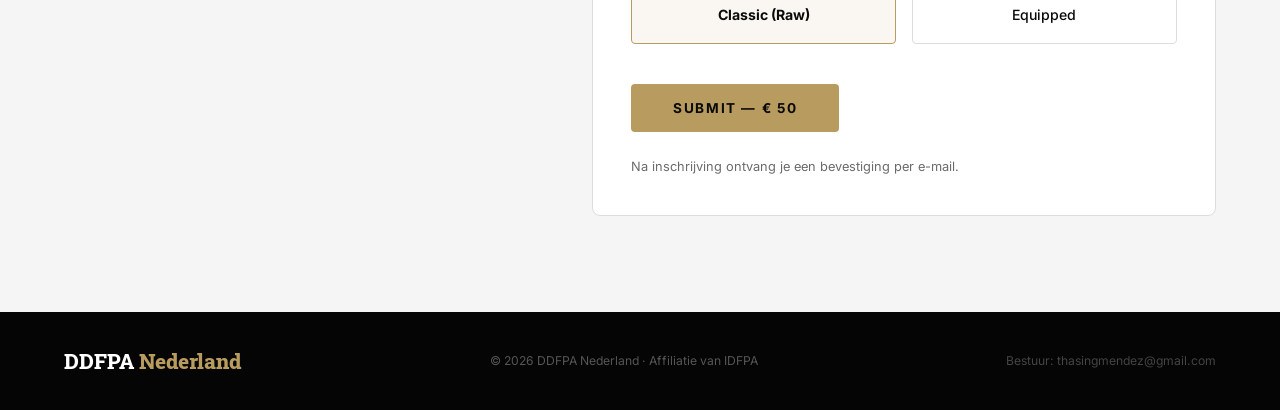
<file: ddfpanederland/nikolaspt.html>
<!DOCTYPE html>
<html lang="nl">
<head>
<meta charset="UTF-8"><meta name="viewport" content="width=device-width, initial-scale=1.0">
<meta name="description" content="Schrijf je in voor de DDFPA Local Meet bij NikolasPT op 11 juli 2026 in Haaren.">
<title>Inschrijven Local Meet NikolasPT | DDFPA Nederland</title>
<link rel="preconnect" href="https://fonts.googleapis.com">
<link href="https://fonts.googleapis.com/css2?family=Roboto+Slab:wght@400;500;700;800&family=Inter:wght@300;400;500;600;700&display=swap" rel="stylesheet">
<style>
  :root {
    --ink:#0A0A0A; --off-white:#F5F5F5; --white:#FFFFFF; --steel:#1C1C1C;
    --muted:#6B6B6B; --border:#DDDDDD; --gold:#B89B5E;
    --font-display:'Roboto Slab',serif; --font-body:'Inter',sans-serif;
    --max:1200px; --gap:clamp(1.5rem,5vw,4rem);
  }
  *,*::before,*::after{box-sizing:border-box;margin:0;padding:0}
  html{scroll-behavior:smooth}
  body{font-family:var(--font-body);background:var(--off-white);color:var(--ink);line-height:1.65}
  img{display:block;max-width:100%;height:auto}
  a{color:inherit;text-decoration:none}

  nav{position:fixed;top:0;left:0;right:0;z-index:100;background:rgba(10,10,10,.97);backdrop-filter:blur(8px);display:flex;align-items:center;justify-content:space-between;padding:0 var(--gap);height:76px;border-bottom:2px solid var(--gold)}
  .nav-logo{display:flex;align-items:center;gap:.8rem}
  .nav-logo-badge{width:42px;height:42px;border-radius:50%;border:2px solid var(--gold);display:flex;align-items:center;justify-content:center;font-family:var(--font-display);font-weight:800;font-size:.95rem;color:var(--gold);flex-shrink:0}
  .nav-logo-text{font-family:var(--font-display);font-weight:800;font-size:1.5rem;color:var(--white);line-height:1}
  .nav-logo-text span{color:var(--gold)}
  .nav-links{display:flex;align-items:center;gap:2rem;list-style:none}
  .nav-links a{font-size:.76rem;font-weight:500;text-transform:uppercase;letter-spacing:.12em;color:#ccc;transition:color .2s}
  .nav-links a:hover,.nav-links a.active{color:var(--gold)}
  .nav-cta{background:var(--gold) !important;color:var(--ink) !important;padding:.5rem 1.2rem !important;border-radius:2px;font-weight:700 !important}
  .nav-toggle{display:none;background:none;border:none;cursor:pointer;padding:4px}
  .nav-toggle span{display:block;width:24px;height:2px;background:#fff;margin:5px 0}

  .page-header{padding-top:76px;background:var(--steel);position:relative;overflow:hidden}
  .page-header-inner{max-width:var(--max);margin:0 auto;padding:clamp(3rem,7vw,5rem) var(--gap) clamp(2rem,4vw,3rem);position:relative;z-index:1}
  .page-eyebrow{font-size:.7rem;font-weight:700;letter-spacing:.22em;text-transform:uppercase;color:var(--gold);margin-bottom:.8rem}
  .page-title{font-family:var(--font-display);font-weight:800;font-size:clamp(2.4rem,5.5vw,4.6rem);line-height:1.02;color:var(--white)}
  .page-subtitle{margin-top:1rem;font-size:1rem;color:#a8a8a8;max-width:560px;line-height:1.75}
  .page-header-bar{height:4px;background:linear-gradient(90deg,var(--gold) 0%,transparent 100%);opacity:.4}

  .container{max-width:var(--max);margin:0 auto}
  section{padding:clamp(3rem,8vw,6rem) var(--gap)}
  .reveal{opacity:0;transform:translateY(24px);transition:opacity .6s ease,transform .6s ease}
  .reveal.visible{opacity:1;transform:none}

  .meet-layout{display:grid;grid-template-columns:1fr 1.3fr;gap:clamp(2rem,5vw,4rem);align-items:start}

  /* Info card sidebar */
  .meet-info-card{background:var(--ink);border-radius:8px;padding:2.5rem;color:var(--white);position:sticky;top:96px}
  .meet-info-card .badge{display:inline-block;background:var(--gold);color:var(--ink);font-size:.66rem;font-weight:700;letter-spacing:.12em;text-transform:uppercase;padding:.4rem 1rem;border-radius:2px;margin-bottom:1.5rem}
  .meet-info-card h3{font-family:var(--font-display);font-weight:800;font-size:1.7rem;line-height:1.2;margin-bottom:1.5rem}
  .meet-detail{display:flex;gap:1rem;padding:1rem 0;border-bottom:1px solid rgba(255,255,255,.1)}
  .meet-detail:last-child{border-bottom:none}
  .meet-detail .ic{font-size:1.2rem;flex-shrink:0}
  .meet-detail .lbl{font-size:.65rem;text-transform:uppercase;letter-spacing:.1em;color:#888;margin-bottom:.2rem}
  .meet-detail .val{font-size:.92rem;color:#eee;font-weight:500}
  .price-block{margin-top:2rem;padding-top:2rem;border-top:1px solid rgba(255,255,255,.1);text-align:center}
  .price-block .amount{font-family:var(--font-display);font-weight:800;font-size:3rem;color:var(--gold);line-height:1}
  .price-block .label{font-size:.72rem;text-transform:uppercase;letter-spacing:.12em;color:#999;margin-top:.4rem}

  /* Form */
  .form-card{background:var(--white);border:1.5px solid var(--border);border-radius:8px;padding:clamp(1.8rem,3vw,3rem)}
  .form-card h3{font-family:var(--font-display);font-weight:800;font-size:1.6rem;margin-bottom:.5rem}
  .form-card .sub{color:var(--muted);font-size:.9rem;margin-bottom:2rem}
  .form-section-label{font-size:.68rem;font-weight:700;letter-spacing:.16em;text-transform:uppercase;color:var(--gold);margin:2rem 0 1rem;padding-top:1.5rem;border-top:1px solid var(--border)}
  .form-section-label:first-of-type{margin-top:0;padding-top:0;border-top:none}
  .form-grid{display:grid;grid-template-columns:1fr 1fr;gap:1.2rem}
  .form-group{display:flex;flex-direction:column;gap:.5rem;margin-bottom:1.2rem}
  .form-group.full{grid-column:1/-1}
  .form-group label{font-size:.78rem;font-weight:600;color:var(--ink)}
  .form-group label .req{color:var(--gold)}
  .form-group input,.form-group select{background:var(--off-white);border:1.5px solid var(--border);border-radius:4px;padding:.85rem 1rem;font-family:var(--font-body);font-size:.92rem;color:var(--ink);outline:none;transition:border-color .2s}
  .form-group input:focus,.form-group select:focus{border-color:var(--gold)}
  .radio-group{display:flex;gap:1rem;flex-wrap:wrap}
  .radio-option{flex:1;min-width:140px;position:relative}
  .radio-option input{position:absolute;opacity:0;cursor:pointer}
  .radio-option label{display:block;border:1.5px solid var(--border);border-radius:4px;padding:1rem 1.2rem;cursor:pointer;font-size:.88rem;font-weight:500;text-align:center;transition:all .2s}
  .radio-option input:checked + label{border-color:var(--gold);background:rgba(184,155,94,.08);color:var(--ink);font-weight:700}
  .submit-row{margin-top:2.5rem;display:flex;align-items:center;gap:1.5rem;flex-wrap:wrap}
  .btn{display:inline-block;padding:1rem 2.6rem;font-size:.85rem;font-weight:700;letter-spacing:.12em;text-transform:uppercase;border-radius:4px;transition:all .25s;cursor:pointer;border:none;font-family:var(--font-body)}
  .btn-gold{background:var(--gold);color:var(--ink)}
  .btn-gold:hover{background:#a3884f}
  .submit-note{font-size:.8rem;color:var(--muted)}
  #form-success{display:none;margin-top:1.5rem;background:rgba(184,155,94,.1);border:1px solid var(--gold);border-radius:4px;padding:1.2rem 1.5rem;color:var(--ink);font-size:.9rem}

  footer{background:#050505;padding:2rem var(--gap);display:flex;justify-content:space-between;align-items:center;flex-wrap:wrap;gap:1rem}
  footer .logo{font-family:var(--font-display);font-weight:800;font-size:1.3rem;color:var(--white)}
  footer .logo span{color:var(--gold)}
  footer p{font-size:.76rem;color:#555}

  @media(max-width:900px){
    .meet-layout{grid-template-columns:1fr}
    .meet-info-card{position:static}
    .form-grid{grid-template-columns:1fr}
    .nav-links{display:none;flex-direction:column;position:fixed;top:76px;left:0;right:0;background:#050505;padding:2rem;gap:1rem}
    .nav-links.open{display:flex}
    .nav-toggle{display:block}
  }
</style>
</head>
<body>
<nav>
  <a href="index.html" class="nav-logo">
    <div class="nav-logo-badge">DD</div>
    <div class="nav-logo-text">DDFPA<span> Nederland</span></div>
  </a>
  <ul class="nav-links" id="navLinks">
    <li><a href="index.html">Home</a></li>
    <li><a href="results.html">Results</a></li>
    <li><a href="nikolaspt.html" class="active">NikolasPT Meet</a></li>
    <li><a href="index.html#bestuur">Bestuur</a></li>
    <li><a href="#inschrijfformulier" class="nav-cta">Inschrijven</a></li>
  </ul>
  <button class="nav-toggle" id="navToggle"><span></span><span></span><span></span></button>
</nav>

<div class="page-header">
  <div class="page-header-inner">
    <div class="page-eyebrow">Open for subscription</div>
    <h1 class="page-title">DDFPA Local Meet<br>NikolasPT</h1>
    <p class="page-subtitle">11 juli 2026 · Haaren · Schrijf je nu in voor deze lokale powerlifting wedstrijd.</p>
  </div>
  <div class="page-header-bar"></div>
</div>

<section style="background:var(--off-white)" id="inschrijfformulier">
  <div class="container">
    <div class="meet-layout">

      <!-- INFO SIDEBAR -->
      <div class="meet-info-card reveal">
        <span class="badge">Open for subscription</span>
        <h3>DDFPA Local Meet — NikolasPT</h3>
        <div class="meet-detail">
          <span class="ic">📅</span>
          <div><div class="lbl">Datum</div><div class="val">11 juli 2026</div></div>
        </div>
        <div class="meet-detail">
          <span class="ic">📍</span>
          <div><div class="lbl">Locatie</div><div class="val">NikolasPT<br>Langeweg 7, 5076 AH Haaren</div></div>
        </div>
        <div class="meet-detail">
          <span class="ic">🏋️</span>
          <div><div class="lbl">Disciplines</div><div class="val">Squat · Bench Press · Deadlift</div></div>
        </div>
        <div class="meet-detail">
          <span class="ic">🎽</span>
          <div><div class="lbl">Categorieën</div><div class="val">Classic (Raw) & Equipped</div></div>
        </div>
        <div class="price-block">
          <div class="amount">€ 50</div>
          <div class="label">Vaste inschrijfprijs</div>
        </div>
      </div>

      <!-- FORM -->
      <div class="form-card reveal">
        <h3>Subscribe here</h3>
        <p class="sub">Vul het formulier volledig in om je in te schrijven voor de DDFPA Local Meet bij NikolasPT.</p>

        <form onsubmit="handleSubmit(event)">
          <div class="form-section-label">Persoonlijke gegevens</div>
          <div class="form-grid">
            <div class="form-group full">
              <label>Full name <span class="req">*</span></label>
              <input type="text" placeholder="Volledige naam" required>
            </div>
            <div class="form-group">
              <label>Date of birth</label>
              <input type="date">
            </div>
            <div class="form-group">
              <label>Email <span class="req">*</span></label>
              <input type="email" placeholder="jouw@email.nl" required>
            </div>
            <div class="form-group full">
              <label>Usapl membership nr. <span class="req">*</span> <span style="color:var(--muted);font-weight:400">(if obtained)</span></label>
              <input type="text" placeholder="Lidmaatschapsnummer (indien van toepassing)">
            </div>
          </div>

          <div class="form-section-label">Wedstrijdgegevens</div>
          <div class="form-grid">
            <div class="form-group full">
              <label>Weight class</label>
              <select>
                <option value="">Kies gewichtsklasse...</option>
                <option>-53kg (vrouwen)</option>
                <option>-58kg (vrouwen)</option>
                <option>-63kg (vrouwen)</option>
                <option>-69kg (vrouwen)</option>
                <option>-76kg (vrouwen)</option>
                <option>-84kg (vrouwen)</option>
                <option>84+kg (vrouwen)</option>
                <option>-59kg (mannen)</option>
                <option>-66kg (mannen)</option>
                <option>-74kg (mannen)</option>
                <option>-83kg (mannen)</option>
                <option>-93kg (mannen)</option>
                <option>-105kg (mannen)</option>
                <option>-120kg (mannen)</option>
                <option>120+kg (mannen)</option>
              </select>
            </div>
            <div class="form-group">
              <label>Opener squat (kg)</label>
              <input type="number" placeholder="bijv. 120">
            </div>
            <div class="form-group">
              <label>Opener Benchpress (kg)</label>
              <input type="number" placeholder="bijv. 80">
            </div>
            <div class="form-group">
              <label>Opener Deadlift (kg)</label>
              <input type="number" placeholder="bijv. 150">
            </div>
          </div>

          <div class="form-section-label">Categorie</div>
          <div class="form-group full">
            <div class="radio-group">
              <div class="radio-option">
                <input type="radio" name="categorie" id="classic" value="classic" checked>
                <label for="classic">Classic (Raw)</label>
              </div>
              <div class="radio-option">
                <input type="radio" name="categorie" id="equipped" value="equipped">
                <label for="equipped">Equipped</label>
              </div>
            </div>
          </div>

          <div class="submit-row">
            <button type="submit" class="btn btn-gold">Submit — € 50</button>
            <span class="submit-note">Na inschrijving ontvang je een bevestiging per e-mail.</span>
          </div>
          <div id="form-success">✓ Bedankt voor je inschrijving! Het bestuur neemt zo snel mogelijk contact met je op voor de betaling en verdere details.</div>
        </form>
      </div>
    </div>
  </div>
</section>

<footer>
  <div class="logo">DDFPA<span> Nederland</span></div>
  <p>© 2026 DDFPA Nederland · Affiliatie van IDFPA</p>
  <p style="color:#444">Bestuur: thasingmendez@gmail.com</p>
</footer>

<script>
  const toggle = document.getElementById('navToggle');
  const links = document.getElementById('navLinks');
  toggle.addEventListener('click', () => links.classList.toggle('open'));
  links.querySelectorAll('a').forEach(a => a.addEventListener('click', () => links.classList.remove('open')));
  const obs = new IntersectionObserver((entries) => {
    entries.forEach(e => { if (e.isIntersecting) { e.target.classList.add('visible'); obs.unobserve(e.target); } });
  }, { threshold: .1, rootMargin: '0px 0px -40px 0px' });
  document.querySelectorAll('.reveal').forEach(el => obs.observe(el));

  function handleSubmit(e) {
    e.preventDefault();
    document.getElementById('form-success').style.display = 'block';
    e.target.querySelector('button[type=submit]').disabled = true;
    document.getElementById('form-success').scrollIntoView({ behavior: 'smooth', block: 'center' });
  }
</script>
</body>
</html>
</file>
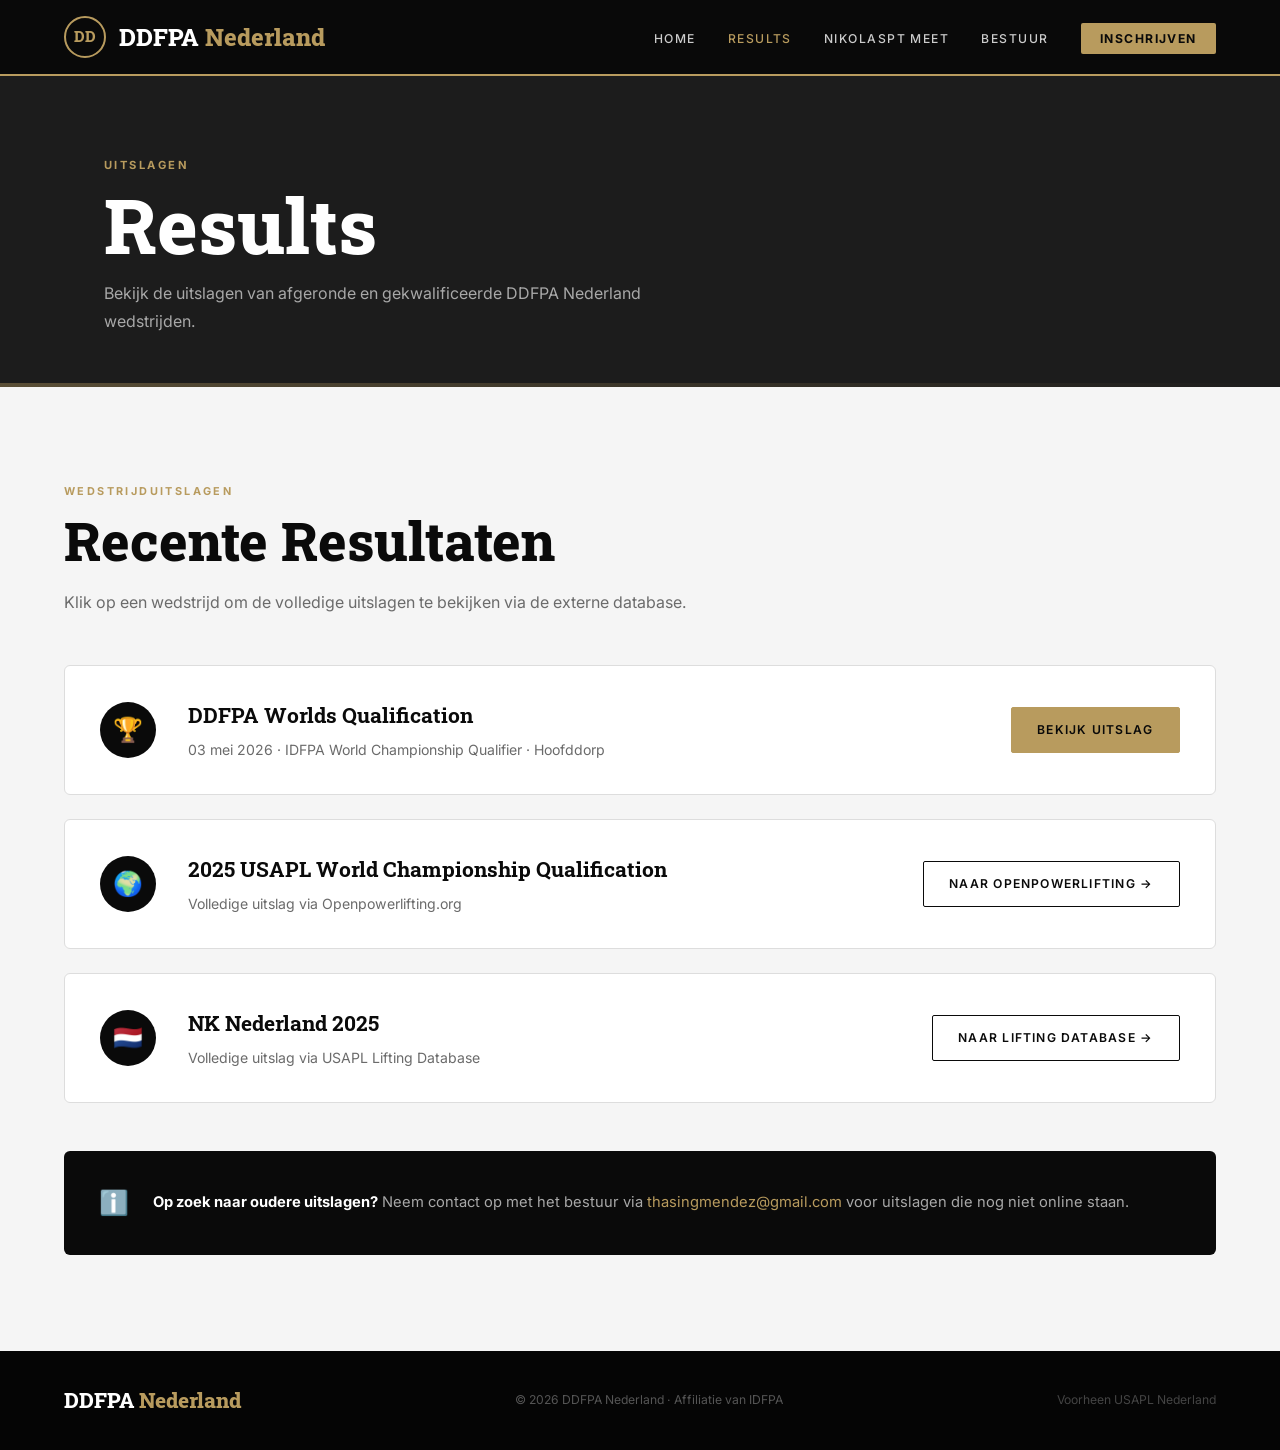
<file: ddfpanederland/results.html>
<!DOCTYPE html>
<html lang="nl">
<head>
<meta charset="UTF-8"><meta name="viewport" content="width=device-width, initial-scale=1.0">
<meta name="description" content="Uitslagen van DDFPA Nederland powerlifting wedstrijden.">
<title>Results | DDFPA Nederland</title>
<link rel="preconnect" href="https://fonts.googleapis.com">
<link href="https://fonts.googleapis.com/css2?family=Roboto+Slab:wght@400;500;700;800&family=Inter:wght@300;400;500;600;700&display=swap" rel="stylesheet">
<style>
  :root {
    --ink:#0A0A0A; --off-white:#F5F5F5; --white:#FFFFFF; --steel:#1C1C1C;
    --muted:#6B6B6B; --border:#DDDDDD; --gold:#B89B5E;
    --font-display:'Roboto Slab',serif; --font-body:'Inter',sans-serif;
    --max:1200px; --gap:clamp(1.5rem,5vw,4rem);
  }
  *,*::before,*::after{box-sizing:border-box;margin:0;padding:0}
  html{scroll-behavior:smooth}
  body{font-family:var(--font-body);background:var(--off-white);color:var(--ink);line-height:1.65}
  img{display:block;max-width:100%;height:auto}
  a{color:inherit;text-decoration:none}

  nav{position:fixed;top:0;left:0;right:0;z-index:100;background:rgba(10,10,10,.97);backdrop-filter:blur(8px);display:flex;align-items:center;justify-content:space-between;padding:0 var(--gap);height:76px;border-bottom:2px solid var(--gold)}
  .nav-logo{display:flex;align-items:center;gap:.8rem}
  .nav-logo-badge{width:42px;height:42px;border-radius:50%;border:2px solid var(--gold);display:flex;align-items:center;justify-content:center;font-family:var(--font-display);font-weight:800;font-size:.95rem;color:var(--gold);flex-shrink:0}
  .nav-logo-text{font-family:var(--font-display);font-weight:800;font-size:1.5rem;color:var(--white);line-height:1}
  .nav-logo-text span{color:var(--gold)}
  .nav-links{display:flex;align-items:center;gap:2rem;list-style:none}
  .nav-links a{font-size:.76rem;font-weight:500;text-transform:uppercase;letter-spacing:.12em;color:#ccc;transition:color .2s}
  .nav-links a:hover,.nav-links a.active{color:var(--gold)}
  .nav-cta{background:var(--gold) !important;color:var(--ink) !important;padding:.5rem 1.2rem !important;border-radius:2px;font-weight:700 !important}
  .nav-cta:hover{background:#a3884f !important}
  .nav-toggle{display:none;background:none;border:none;cursor:pointer;padding:4px}
  .nav-toggle span{display:block;width:24px;height:2px;background:#fff;margin:5px 0}

  .page-header{padding-top:76px;background:var(--steel)}
  .page-header-inner{max-width:var(--max);margin:0 auto;padding:clamp(3rem,7vw,5rem) var(--gap) clamp(2rem,4vw,3rem)}
  .page-eyebrow{font-size:.7rem;font-weight:700;letter-spacing:.22em;text-transform:uppercase;color:var(--gold);margin-bottom:.8rem}
  .page-title{font-family:var(--font-display);font-weight:800;font-size:clamp(2.6rem,6vw,5rem);line-height:.98;color:var(--white)}
  .page-subtitle{margin-top:1rem;font-size:1rem;color:#a8a8a8;max-width:560px;line-height:1.75}
  .page-header-bar{height:4px;background:linear-gradient(90deg,var(--gold) 0%,transparent 100%);opacity:.4}

  .container{max-width:var(--max);margin:0 auto}
  section{padding:clamp(3rem,8vw,6rem) var(--gap)}
  .section-label{font-size:.68rem;font-weight:700;letter-spacing:.22em;text-transform:uppercase;color:var(--gold);margin-bottom:.8rem}
  .section-title{font-family:var(--font-display);font-weight:800;font-size:clamp(2.2rem,4.5vw,3.4rem);line-height:1.02;margin-bottom:1.2rem}
  .section-body{font-size:1rem;color:var(--muted);max-width:640px;line-height:1.8;margin-bottom:3rem}
  .reveal{opacity:0;transform:translateY(24px);transition:opacity .6s ease,transform .6s ease}
  .reveal.visible{opacity:1;transform:none}

  .results-grid{display:flex;flex-direction:column;gap:1.5rem}
  .result-card{background:var(--white);border:1.5px solid var(--border);border-radius:6px;overflow:hidden;display:grid;grid-template-columns:auto 1fr auto;align-items:center;gap:2rem;padding:2rem 2.2rem;transition:box-shadow .25s,transform .25s}
  .result-card:hover{box-shadow:0 12px 36px rgba(0,0,0,.08);transform:translateY(-2px)}
  .result-icon{width:56px;height:56px;border-radius:50%;background:var(--ink);display:flex;align-items:center;justify-content:center;font-size:1.5rem;flex-shrink:0}
  .result-info h3{font-family:var(--font-display);font-weight:700;font-size:1.3rem;margin-bottom:.4rem}
  .result-info p{font-size:.88rem;color:var(--muted)}
  .result-cta{flex-shrink:0}
  .btn{display:inline-block;padding:.75rem 1.6rem;font-size:.76rem;font-weight:600;letter-spacing:.1em;text-transform:uppercase;border-radius:2px;transition:all .25s;cursor:pointer;border:1.5px solid var(--ink);background:transparent;color:var(--ink)}
  .btn:hover{background:var(--ink);color:var(--white)}
  .btn-gold{background:var(--gold);border-color:var(--gold);color:var(--ink)}
  .btn-gold:hover{background:#a3884f;border-color:#a3884f;color:var(--ink)}

  .info-bar{background:var(--ink);border-radius:6px;padding:2rem 2.2rem;margin-top:3rem;display:flex;align-items:center;gap:1.5rem;color:#a8a8a8;font-size:.92rem;line-height:1.7}
  .info-bar strong{color:var(--white)}

  footer{background:#050505;padding:2rem var(--gap);display:flex;justify-content:space-between;align-items:center;flex-wrap:wrap;gap:1rem}
  footer .logo{font-family:var(--font-display);font-weight:800;font-size:1.3rem;color:var(--white)}
  footer .logo span{color:var(--gold)}
  footer p{font-size:.76rem;color:#555}

  @media(max-width:700px){
    .result-card{grid-template-columns:1fr;text-align:left;gap:1rem}
    .nav-links{display:none;flex-direction:column;position:fixed;top:76px;left:0;right:0;background:#050505;padding:2rem;gap:1rem}
    .nav-links.open{display:flex}
    .nav-toggle{display:block}
  }
</style>
</head>
<body>
<nav>
  <a href="index.html" class="nav-logo">
    <div class="nav-logo-badge">DD</div>
    <div class="nav-logo-text">DDFPA<span> Nederland</span></div>
  </a>
  <ul class="nav-links" id="navLinks">
    <li><a href="index.html">Home</a></li>
    <li><a href="results.html" class="active">Results</a></li>
    <li><a href="nikolaspt.html">NikolasPT Meet</a></li>
    <li><a href="index.html#bestuur">Bestuur</a></li>
    <li><a href="nikolaspt.html" class="nav-cta">Inschrijven</a></li>
  </ul>
  <button class="nav-toggle" id="navToggle"><span></span><span></span><span></span></button>
</nav>

<div class="page-header">
  <div class="page-header-inner">
    <div class="page-eyebrow">Uitslagen</div>
    <h1 class="page-title">Results</h1>
    <p class="page-subtitle">Bekijk de uitslagen van afgeronde en gekwalificeerde DDFPA Nederland wedstrijden.</p>
  </div>
  <div class="page-header-bar"></div>
</div>

<section style="background:var(--off-white)">
  <div class="container">
    <div class="section-label reveal">Wedstrijduitslagen</div>
    <h2 class="section-title reveal">Recente Resultaten</h2>
    <p class="section-body reveal">Klik op een wedstrijd om de volledige uitslagen te bekijken via de externe database.</p>

    <div class="results-grid">
      <div class="result-card reveal">
        <div class="result-icon">🏆</div>
        <div class="result-info">
          <h3>DDFPA Worlds Qualification</h3>
          <p>03 mei 2026 · IDFPA World Championship Qualifier · Hoofddorp</p>
        </div>
        <div class="result-cta"><a href="idfpa-worlds-qualifier.html" class="btn btn-gold">Bekijk uitslag</a></div>
      </div>

      <div class="result-card reveal">
        <div class="result-icon">🌍</div>
        <div class="result-info">
          <h3>2025 USAPL World Championship Qualification</h3>
          <p>Volledige uitslag via Openpowerlifting.org</p>
        </div>
        <div class="result-cta"><a href="https://www.openpowerlifting.org/m/usapl/NLD-2025-02#lennekemarcelissen" class="btn" target="_blank">Naar Openpowerlifting →</a></div>
      </div>

      <div class="result-card reveal">
        <div class="result-icon">🇳🇱</div>
        <div class="result-info">
          <h3>NK Nederland 2025</h3>
          <p>Volledige uitslag via USAPL Lifting Database</p>
        </div>
        <div class="result-cta"><a href="https://usapl.liftingdatabase.com/competitions-view?id=122125" class="btn" target="_blank">Naar Lifting Database →</a></div>
      </div>
    </div>

    <div class="info-bar reveal">
      <span style="font-size:1.5rem">ℹ️</span>
      <span><strong>Op zoek naar oudere uitslagen?</strong> Neem contact op met het bestuur via <a href="mailto:thasingmendez@gmail.com" style="color:var(--gold)">thasingmendez@gmail.com</a> voor uitslagen die nog niet online staan.</span>
    </div>
  </div>
</section>

<footer>
  <div class="logo">DDFPA<span> Nederland</span></div>
  <p>© 2026 DDFPA Nederland · Affiliatie van IDFPA</p>
  <p style="color:#444">Voorheen USAPL Nederland</p>
</footer>

<script>
  const toggle = document.getElementById('navToggle');
  const links = document.getElementById('navLinks');
  toggle.addEventListener('click', () => links.classList.toggle('open'));
  links.querySelectorAll('a').forEach(a => a.addEventListener('click', () => links.classList.remove('open')));
  const obs = new IntersectionObserver((entries) => {
    entries.forEach(e => { if (e.isIntersecting) { e.target.classList.add('visible'); obs.unobserve(e.target); } });
  }, { threshold: .12, rootMargin: '0px 0px -40px 0px' });
  document.querySelectorAll('.reveal').forEach(el => obs.observe(el));
</script>
</body>
</html>
</file>
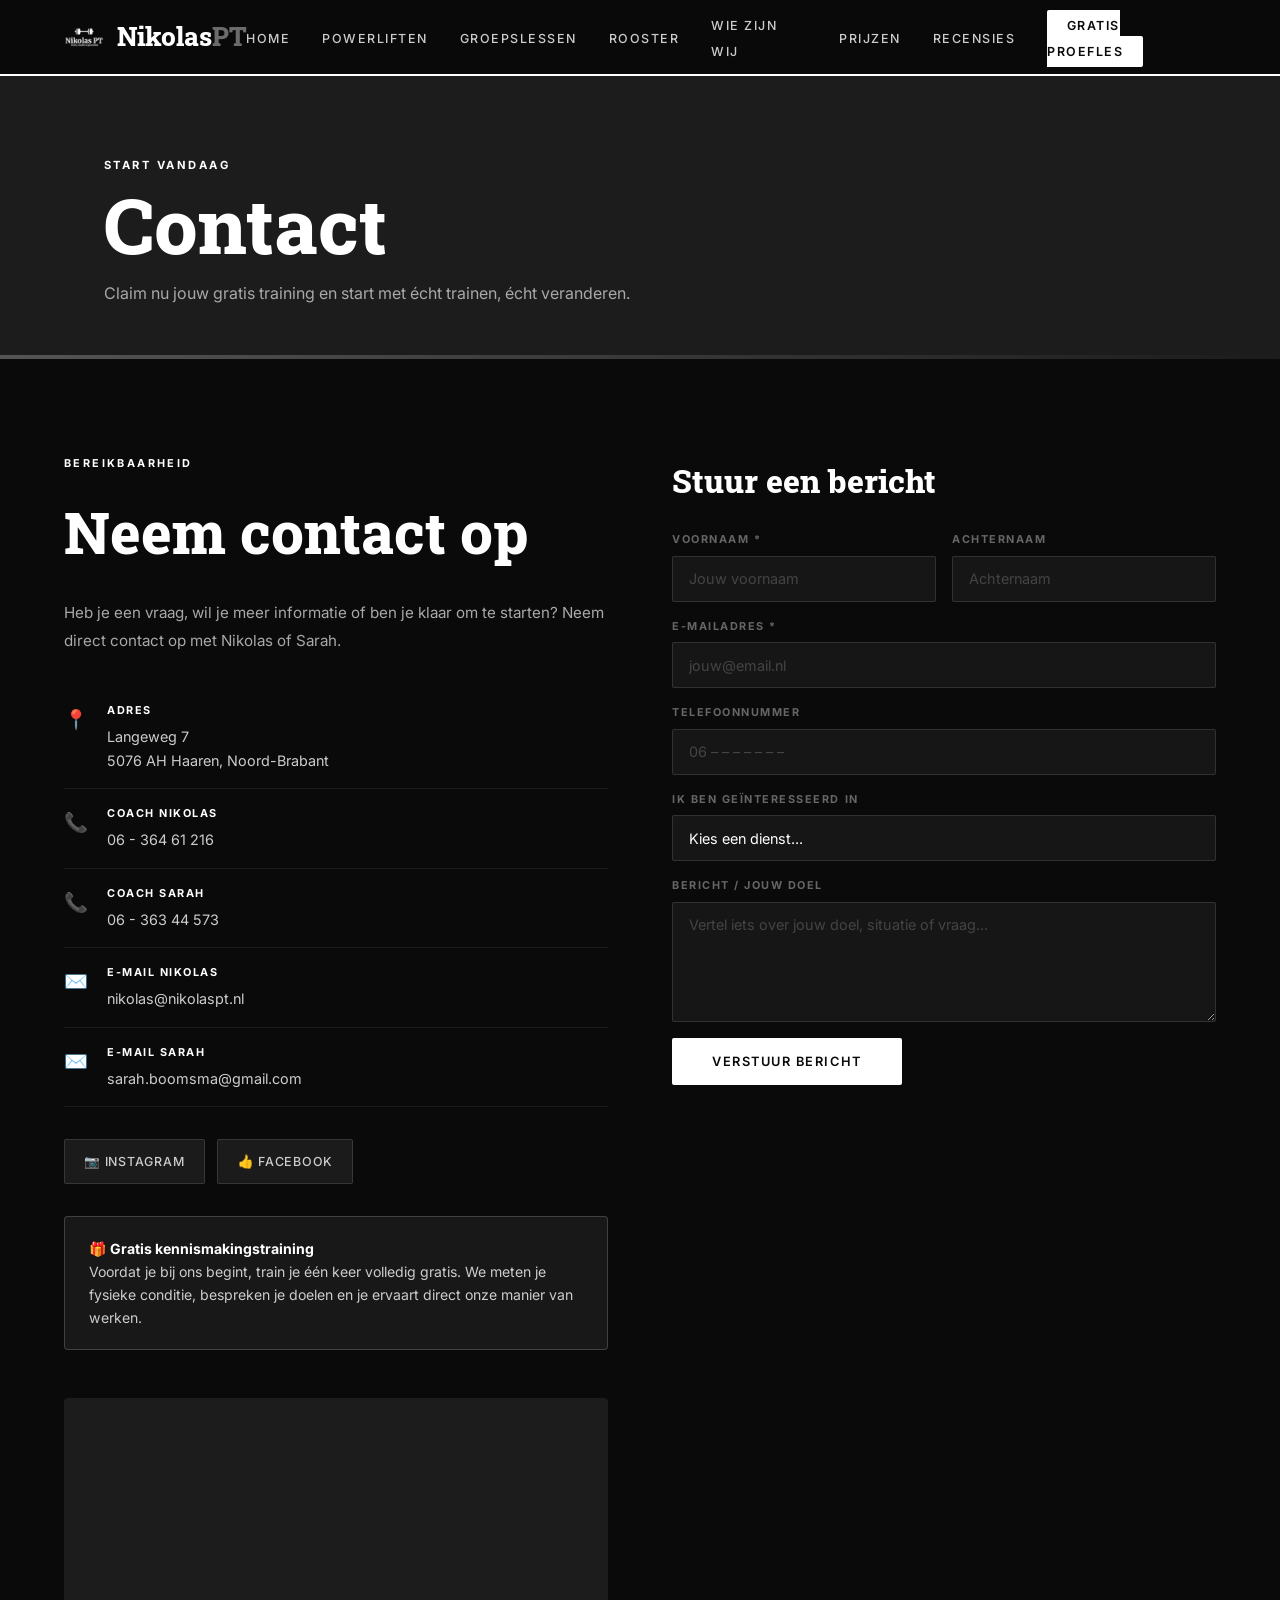
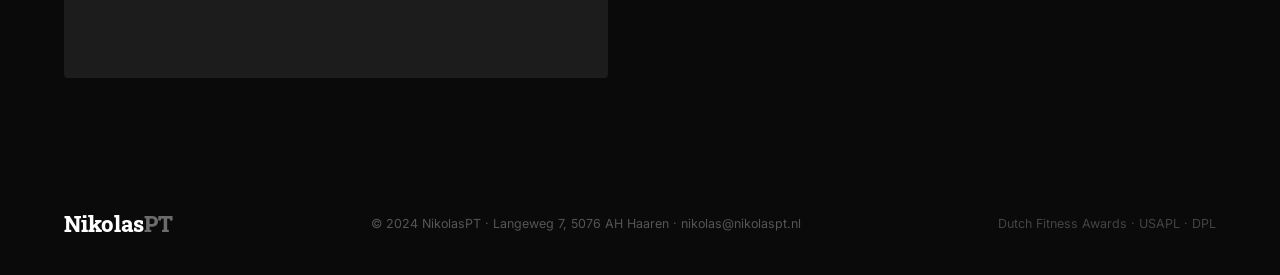
<file: pages/contact.html>
<!DOCTYPE html>
<html lang="nl">
<head>
<meta charset="UTF-8"><meta name="viewport" content="width=device-width, initial-scale=1.0">
<meta name="description" content="Neem contact op met NikolasPT Haaren. Claim jouw gratis kennismakingstraining.">
<title>Contact | NikolasPT</title>
<link rel="preconnect" href="https://fonts.googleapis.com">
<link href="https://fonts.googleapis.com/css2?family=Roboto+Slab:wght@400;500;700;800&family=Inter:wght@300;400;500;600&display=swap" rel="stylesheet">
<style>
:root {
  --ink:#0A0A0A; --off-white:#F5F5F5; --white:#FFFFFF; --steel:#1C1C1C;
  --accent:#1A1A1A; --muted:#6B6B6B; --border:#DDDDDD;
  --font-display:'Roboto Slab',serif; --font-body:'Inter',sans-serif;
  --max:1200px; --gap:clamp(1.5rem,5vw,4rem);
}
*,*::before,*::after{box-sizing:border-box;margin:0;padding:0}
html{scroll-behavior:smooth}
body{font-family:var(--font-body);background:var(--off-white);color:var(--ink);line-height:1.65}
img{display:block;max-width:100%;height:auto}
a{color:inherit;text-decoration:none}

nav{position:fixed;top:0;left:0;right:0;z-index:100;background:rgba(10,10,10,.97);backdrop-filter:blur(8px);display:flex;align-items:center;justify-content:space-between;padding:0 var(--gap);height:76px;border-bottom:2px solid var(--white)}
.nav-logo{display:flex;align-items:center;gap:.7rem}
.nav-logo img{height:42px;width:42px;object-fit:contain;filter:brightness(0) invert(1)}
.nav-logo-text{font-family:var(--font-display);font-weight:800;font-size:1.6rem;color:var(--white);line-height:1}
.nav-logo-text span{color:var(--muted)}
.nav-links{display:flex;align-items:center;gap:2rem;list-style:none}
.nav-links a{font-size:.78rem;font-weight:500;text-transform:uppercase;letter-spacing:.12em;color:#ccc;transition:color .2s}
.nav-links a:hover,.nav-links a.active{color:var(--white)}
.nav-cta{background:var(--white) !important;color:var(--ink) !important;padding:.5rem 1.2rem !important;border-radius:2px;font-weight:600 !important}
.nav-cta:hover{background:#ccc !important}
.nav-toggle{display:none;background:none;border:none;cursor:pointer;padding:4px}
.nav-toggle span{display:block;width:24px;height:2px;background:#fff;margin:5px 0}

.page-header{padding-top:76px;background:var(--steel)}
.page-header-inner{max-width:var(--max);margin:0 auto;padding:clamp(3rem,7vw,5rem) var(--gap) clamp(2rem,4vw,3rem)}
.page-eyebrow{font-size:.7rem;font-weight:700;letter-spacing:.22em;text-transform:uppercase;color:var(--white);margin-bottom:.8rem}
.page-title{font-family:var(--font-display);font-weight:800;font-size:clamp(2.6rem,6vw,5rem);line-height:.98;color:var(--white)}
.page-subtitle{margin-top:1rem;font-size:1rem;color:#a8a8a8;max-width:560px;line-height:1.75}
.page-header-bar{height:4px;background:linear-gradient(90deg,var(--white) 0%,transparent 100%);opacity:.25}

.container{max-width:var(--max);margin:0 auto}
section{padding:clamp(3rem,8vw,6rem) var(--gap)}
.reveal{opacity:0;transform:translateY(24px);transition:opacity .6s ease,transform .6s ease}
.reveal.visible{opacity:1;transform:none}

.btn{display:inline-block;padding:.85rem 2rem;font-size:.8rem;font-weight:600;letter-spacing:.12em;text-transform:uppercase;border-radius:2px;transition:all .25s;cursor:pointer;border:none;font-family:var(--font-body)}
.btn-primary{background:var(--white);color:var(--ink)}
.btn-primary:hover{background:#ccc}

.contact-layout{display:grid;grid-template-columns:1fr 1fr;gap:clamp(2rem,5vw,5rem);align-items:start}
.contact-detail-list{list-style:none;margin-top:2rem}
.contact-detail-list li{display:flex;align-items:flex-start;gap:1.2rem;padding:1rem 0;border-bottom:1px solid rgba(255,255,255,.07);font-size:.9rem;color:#ccc}
.contact-detail-list .ci{font-size:1.2rem;min-width:1.5rem;flex-shrink:0;margin-top:.1rem}
.contact-detail-list strong{display:block;font-size:.68rem;text-transform:uppercase;letter-spacing:.14em;color:var(--white);margin-bottom:.3rem}
.contact-detail-list a{color:#ccc;transition:color .2s}
.contact-detail-list a:hover{color:var(--white)}
.social-row{display:flex;gap:.8rem;margin-top:2rem;flex-wrap:wrap}
.soc-btn{display:flex;align-items:center;gap:.6rem;padding:.7rem 1.2rem;background:rgba(255,255,255,.07);border:1px solid rgba(255,255,255,.12);border-radius:2px;font-size:.78rem;color:#ccc;font-weight:500;letter-spacing:.06em;text-transform:uppercase;transition:all .2s}
.soc-btn:hover{background:rgba(255,255,255,.14);color:var(--white)}
.free-promise{background:rgba(255,255,255,.06);border:1px solid rgba(255,255,255,.18);border-radius:4px;padding:1.2rem 1.5rem;margin-top:2rem;font-size:.88rem;color:#ccc;line-height:1.65}
.free-promise strong{color:var(--white)}

.contact-form{display:flex;flex-direction:column;gap:1rem}
.form-row{display:grid;grid-template-columns:1fr 1fr;gap:1rem}
.form-group{display:flex;flex-direction:column;gap:.4rem}
.form-group label{font-size:.68rem;text-transform:uppercase;letter-spacing:.14em;color:#666;font-weight:700}
.form-group input,.form-group textarea,.form-group select{background:rgba(255,255,255,.05);border:1px solid rgba(255,255,255,.12);border-radius:2px;padding:.85rem 1rem;font-family:var(--font-body);font-size:.9rem;color:var(--white);outline:none;transition:border-color .2s;-webkit-appearance:none}
.form-group input::placeholder,.form-group textarea::placeholder{color:#444}
.form-group input:focus,.form-group textarea:focus,.form-group select:focus{border-color:var(--white)}
.form-group select option{background:var(--steel);color:var(--white)}
textarea{resize:vertical;min-height:120px}
#form-success{display:none;background:rgba(255,255,255,.1);border:1px solid var(--white);border-radius:2px;padding:1rem 1.2rem;color:var(--white);font-size:.9rem}
.map-placeholder{background:var(--steel);border-radius:4px;overflow:hidden;margin-top:3rem}
.map-placeholder iframe{width:100%;height:280px;border:none;display:block;filter:grayscale(1) contrast(1.1)}

footer{background:#0a0a0a;padding:2rem var(--gap);display:flex;justify-content:space-between;align-items:center;flex-wrap:wrap;gap:1rem}
footer .logo{font-family:var(--font-display);font-weight:800;font-size:1.4rem;color:var(--white)}
footer .logo span{color:var(--muted)}
footer p{font-size:.78rem;color:#555}

@media(max-width:900px){
  .contact-layout,.form-row{grid-template-columns:1fr}
  .nav-links{display:none;flex-direction:column;position:fixed;top:76px;left:0;right:0;background:#0a0a0a;padding:2rem;gap:1rem}
  .nav-links.open{display:flex}
  .nav-toggle{display:block}
}
</style>
</head>
<body>
<nav>
  <a href="../index.html" class="nav-logo">
    <img src="../images/logo-transparent.png" alt="NikolasPT logo">
    <div class="nav-logo-text">Nikolas<span>PT</span></div>
  </a>
  <ul class="nav-links" id="navLinks">
    <li><a href="../index.html">Home</a></li>
    <li><a href="powerliften.html">Powerliften</a></li>
    <li><a href="groepslessen.html">Groepslessen</a></li>
    <li><a href="rooster.html">Rooster</a></li>
    <li><a href="../index.html#coaches">Wie zijn wij</a></li>
    <li><a href="prijzen.html">Prijzen</a></li>
    <li><a href="recensies.html">Recensies</a></li>
    <li><a href="contact.html" class="active nav-cta">Gratis proefles</a></li>
  </ul>
  <button class="nav-toggle" id="navToggle"><span></span><span></span><span></span></button>
</nav>

<div class="page-header">
  <div class="page-header-inner">
    <div class="page-eyebrow">Start vandaag</div>
    <h1 class="page-title">Contact</h1>
    <p class="page-subtitle">Claim nu jouw gratis training en start met écht trainen, écht veranderen.</p>
  </div>
  <div class="page-header-bar"></div>
</div>

<section style="background:var(--ink)">
  <div class="container">
    <div class="contact-layout">
      <div>
        <div style="font-size:.68rem;font-weight:700;letter-spacing:.22em;text-transform:uppercase;color:var(--white);margin-bottom:.8rem">Bereikbaarheid</div>
        <h2 style="font-family:var(--font-display);font-weight:800;font-size:clamp(2.2rem,4.5vw,3.6rem);color:var(--white);margin-bottom:1.2rem" class="reveal">Neem contact op</h2>
        <p style="color:#a8a8a8;font-size:.95rem;line-height:1.8" class="reveal">Heb je een vraag, wil je meer informatie of ben je klaar om te starten? Neem direct contact op met Nikolas of Sarah.</p>

        <ul class="contact-detail-list">
          <li class="reveal"><span class="ci">📍</span><div><strong>Adres</strong>Langeweg 7<br>5076 AH Haaren, Noord-Brabant</div></li>
          <li class="reveal"><span class="ci">📞</span><div><strong>Coach Nikolas</strong><a href="tel:0636461216">06 - 364 61 216</a></div></li>
          <li class="reveal"><span class="ci">📞</span><div><strong>Coach Sarah</strong><a href="tel:0636344573">06 - 363 44 573</a></div></li>
          <li class="reveal"><span class="ci">✉️</span><div><strong>E-mail Nikolas</strong><a href="mailto:nikolas@nikolaspt.nl">nikolas@nikolaspt.nl</a></div></li>
          <li class="reveal"><span class="ci">✉️</span><div><strong>E-mail Sarah</strong><a href="mailto:sarah.boomsma@gmail.com">sarah.boomsma@gmail.com</a></div></li>
        </ul>

        <div class="social-row reveal">
          <a href="https://www.instagram.com/nikolaspt_/" class="soc-btn" target="_blank">📷 Instagram</a>
          <a href="https://www.facebook.com/CoachesSarahNikoFit4Life" class="soc-btn" target="_blank">👍 Facebook</a>
        </div>

        <div class="free-promise reveal">
          <strong>🎁 Gratis kennismakingstraining</strong><br>
          Voordat je bij ons begint, train je één keer volledig gratis. We meten je fysieke conditie, bespreken je doelen en je ervaart direct onze manier van werken.
        </div>

        <div class="map-placeholder reveal">
          <iframe src="https://www.google.com/maps/embed?pb=!1m18!1m12!1m3!1d2484.0!2d5.2333!3d51.5833!2m3!1f0!2f0!3f0!3m2!1i1024!2i768!4f13.1!3m3!1m2!1s0x0%3A0x0!2zNTHCsDM1JzAwLjAiTiA1wrAxNCcwMC4wIkU!5e0!3m2!1snl!2snl!4v1234567890" allowfullscreen loading="lazy" referrerpolicy="no-referrer-when-downgrade" title="NikolasPT locatie Haaren"></iframe>
        </div>
      </div>

      <div class="reveal">
        <h3 style="font-family:var(--font-display);font-weight:800;font-size:2rem;color:var(--white);margin-bottom:1.5rem">Stuur een bericht</h3>
        <form class="contact-form" onsubmit="handleSubmit(event)">
          <div class="form-row">
            <div class="form-group"><label for="voornaam">Voornaam *</label><input type="text" id="voornaam" placeholder="Jouw voornaam" required></div>
            <div class="form-group"><label for="achternaam">Achternaam</label><input type="text" id="achternaam" placeholder="Achternaam"></div>
          </div>
          <div class="form-group"><label for="email">E-mailadres *</label><input type="email" id="email" placeholder="jouw@email.nl" required></div>
          <div class="form-group"><label for="telefoon">Telefoonnummer</label><input type="tel" id="telefoon" placeholder="06 – – – – – – –"></div>
          <div class="form-group">
            <label for="interesse">Ik ben geïnteresseerd in</label>
            <select id="interesse">
              <option value="">Kies een dienst...</option>
              <option>Gratis kennismakingstraining</option>
              <option>Personal Training (1× per week)</option>
              <option>Personal Training (2× per week)</option>
              <option>Personal Training (3× of meer per week)</option>
              <option>Duo Training</option>
              <option>Groepslessen (coach Sarah)</option>
              <option>Gewichtscoaching / Voedingsschema</option>
              <option>Powerliften / Wedstrijdvoorbereiding</option>
              <option>Algemene vraag</option>
            </select>
          </div>
          <div class="form-group"><label for="bericht">Bericht / Jouw doel</label><textarea id="bericht" placeholder="Vertel iets over jouw doel, situatie of vraag..."></textarea></div>
          <button type="submit" class="btn btn-primary" style="align-self:flex-start;padding:1rem 2.5rem">Verstuur bericht</button>
          <div id="form-success">✓ Bedankt voor je bericht! We nemen zo snel mogelijk contact met je op.</div>
        </form>
      </div>
    </div>
  </div>
</section>

<footer>
  <div class="logo">Nikolas<span>PT</span></div>
  <p>© 2024 NikolasPT · Langeweg 7, 5076 AH Haaren · <a href="mailto:nikolas@nikolaspt.nl" style="color:#555">nikolas@nikolaspt.nl</a></p>
  <p style="color:#444">Dutch Fitness Awards · USAPL · DPL</p>
</footer>
<script src="../js/main.js"></script>
</body>
</html>
</file>
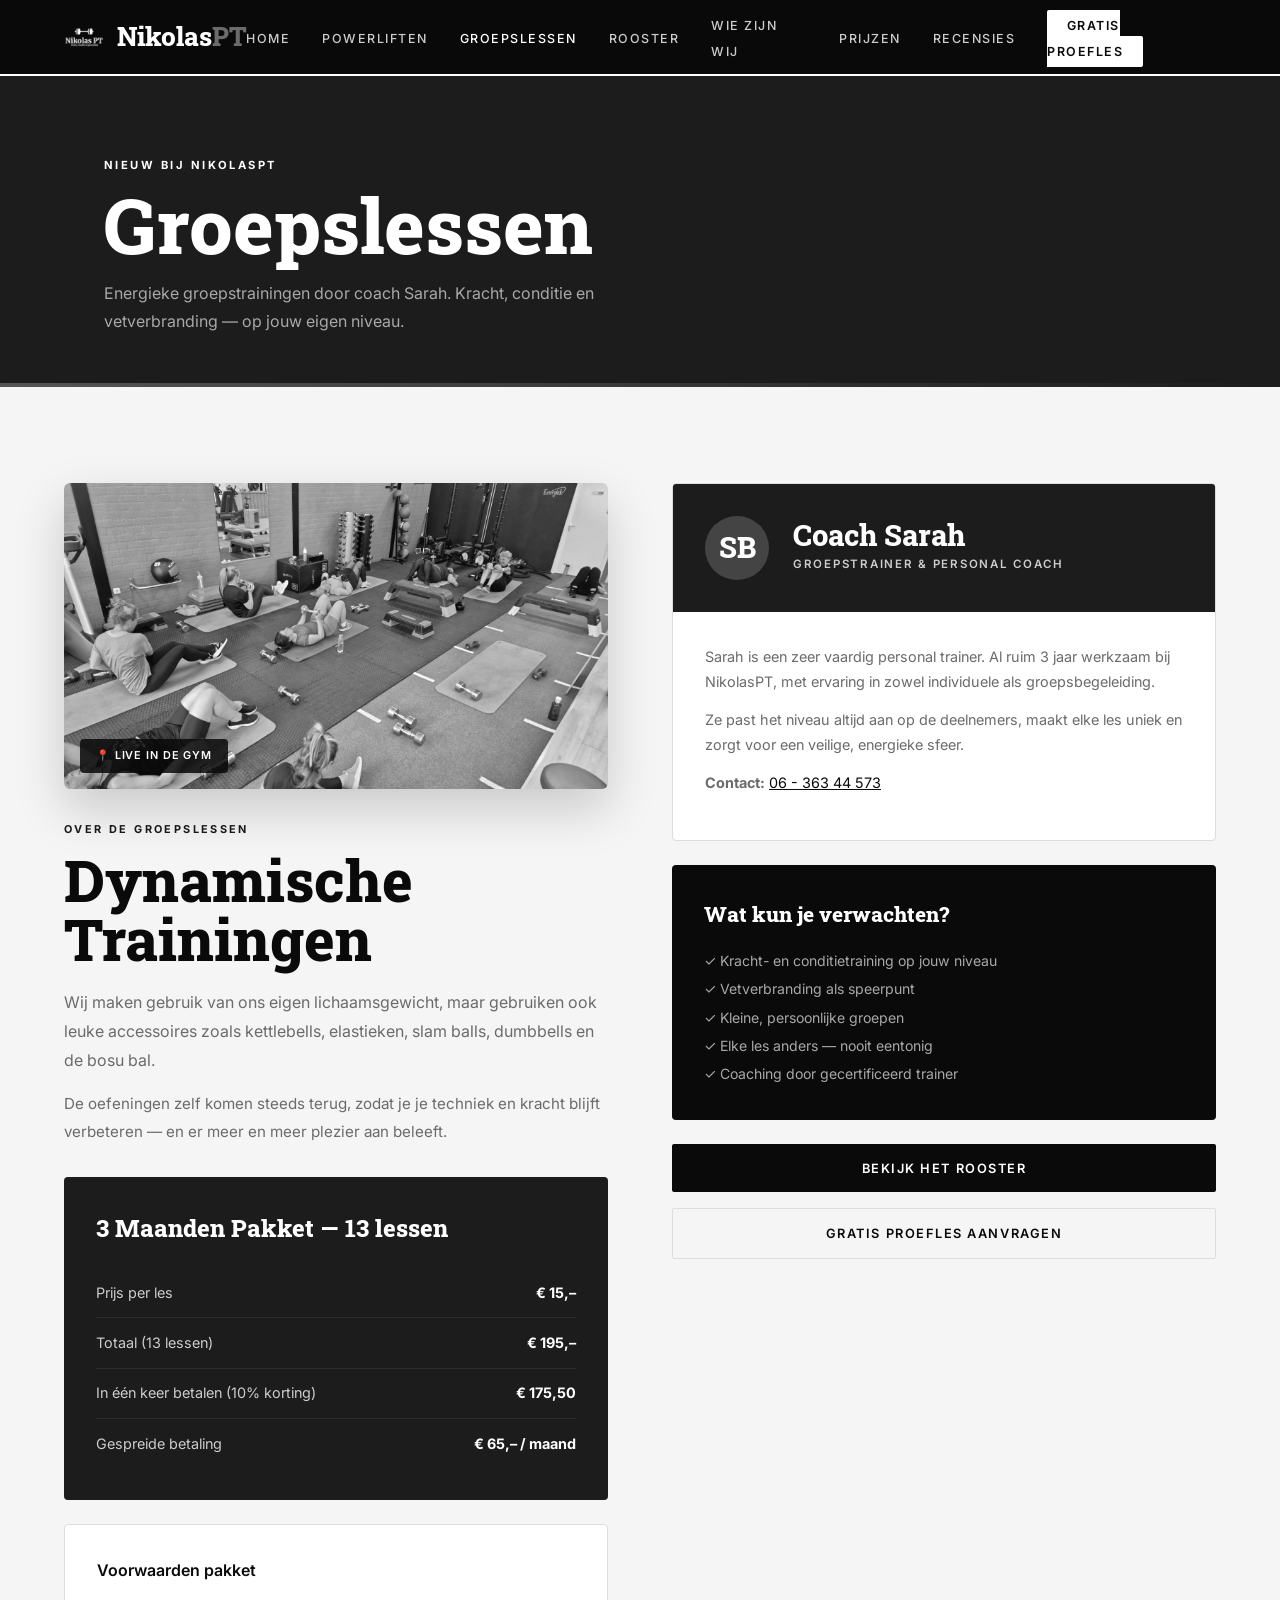
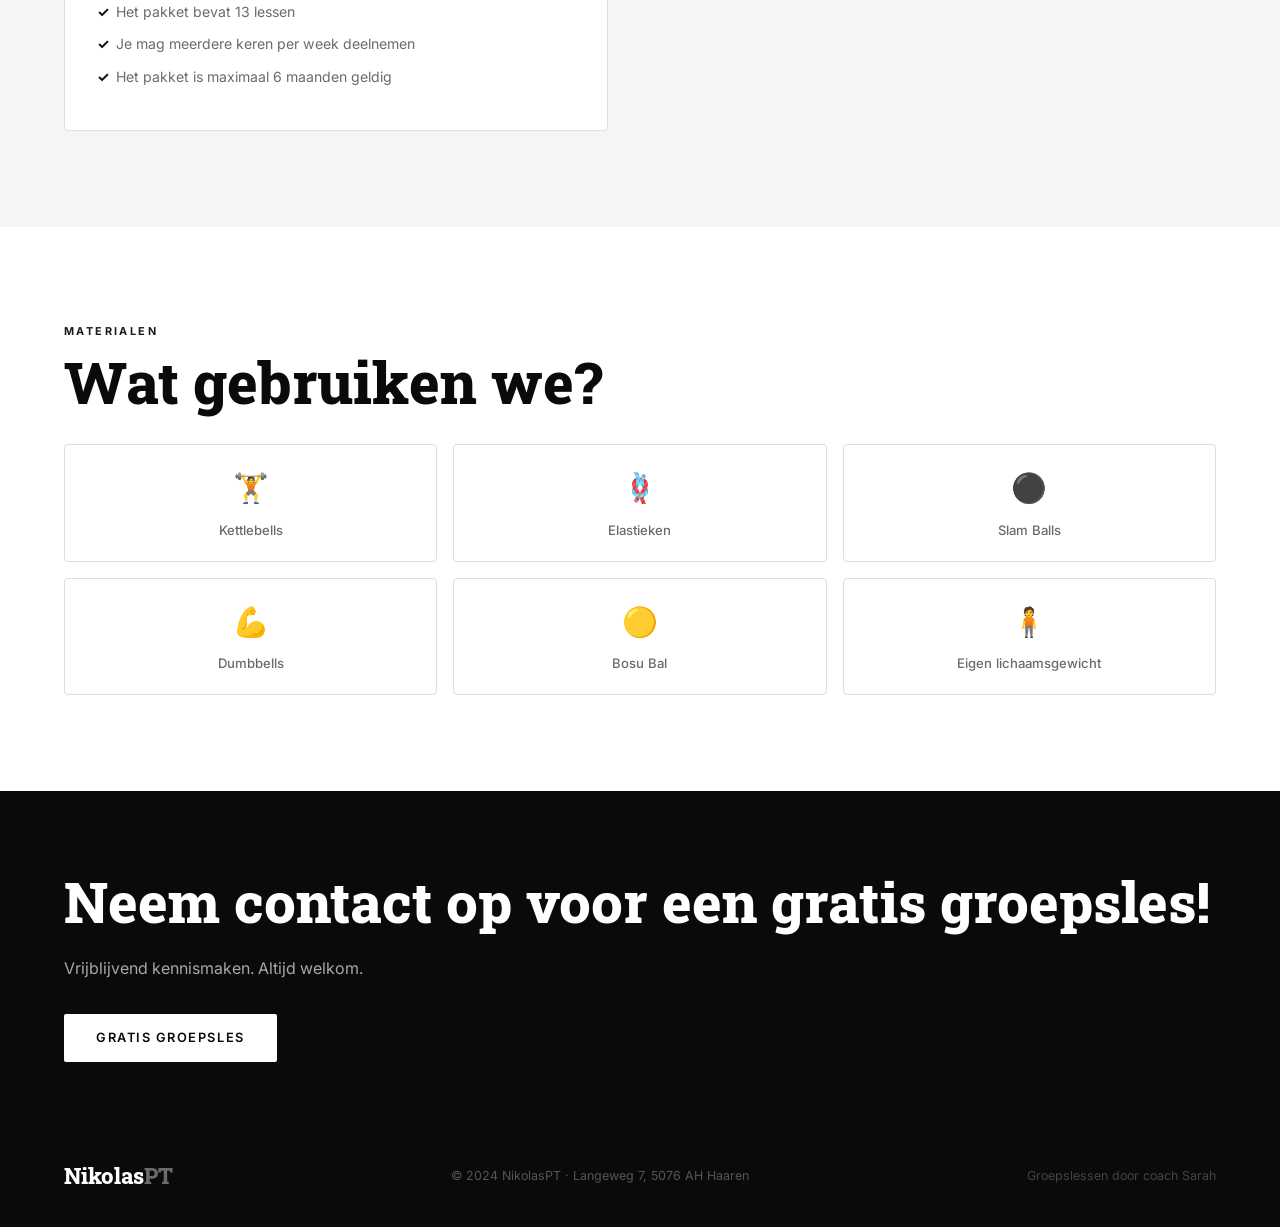
<file: pages/groepslessen.html>
<!DOCTYPE html>
<html lang="nl">
<head>
<meta charset="UTF-8"><meta name="viewport" content="width=device-width, initial-scale=1.0">
<meta name="description" content="Groepstrainingen bij NikolasPT door coach Sarah. Kracht, conditie en vetverbranding in Haaren.">
<title>Groepslessen | NikolasPT</title>
<link rel="preconnect" href="https://fonts.googleapis.com">
<link href="https://fonts.googleapis.com/css2?family=Roboto+Slab:wght@400;500;700;800&family=Inter:wght@300;400;500;600&display=swap" rel="stylesheet">
<style>
:root {
  --ink:#0A0A0A; --off-white:#F5F5F5; --white:#FFFFFF; --steel:#1C1C1C;
  --accent:#1A1A1A; --accent2:#FFFFFF; --muted:#6B6B6B; --border:#DDDDDD;
  --font-display:'Roboto Slab',serif; --font-body:'Inter',sans-serif;
  --max:1200px; --gap:clamp(1.5rem,5vw,4rem);
}
*,*::before,*::after{box-sizing:border-box;margin:0;padding:0}
html{scroll-behavior:smooth}
body{font-family:var(--font-body);background:var(--off-white);color:var(--ink);line-height:1.65}
img{display:block;max-width:100%;height:auto}
a{color:inherit;text-decoration:none}

nav{position:fixed;top:0;left:0;right:0;z-index:100;background:rgba(10,10,10,.97);backdrop-filter:blur(8px);display:flex;align-items:center;justify-content:space-between;padding:0 var(--gap);height:76px;border-bottom:2px solid var(--white)}
.nav-logo{display:flex;align-items:center;gap:.7rem}
.nav-logo img{height:42px;width:42px;object-fit:contain;filter:brightness(0) invert(1)}
.nav-logo-text{font-family:var(--font-display);font-weight:800;font-size:1.6rem;color:var(--white);line-height:1}
.nav-logo-text span{color:var(--muted)}
.nav-links{display:flex;align-items:center;gap:2rem;list-style:none}
.nav-links a{font-size:.78rem;font-weight:500;text-transform:uppercase;letter-spacing:.12em;color:#ccc;transition:color .2s}
.nav-links a:hover,.nav-links a.active{color:var(--white)}
.nav-cta{background:var(--white) !important;color:var(--ink) !important;padding:.5rem 1.2rem !important;border-radius:2px;font-weight:600 !important}
.nav-cta:hover{background:#ccc !important}
.nav-toggle{display:none;background:none;border:none;cursor:pointer;padding:4px}
.nav-toggle span{display:block;width:24px;height:2px;background:#fff;margin:5px 0}

.page-header{padding-top:76px;background:var(--steel)}
.page-header-inner{max-width:var(--max);margin:0 auto;padding:clamp(3rem,7vw,5rem) var(--gap) clamp(2rem,4vw,3rem)}
.page-eyebrow{font-size:.7rem;font-weight:700;letter-spacing:.22em;text-transform:uppercase;color:var(--white);margin-bottom:.8rem}
.page-title{font-family:var(--font-display);font-weight:800;font-size:clamp(2.6rem,6vw,5rem);line-height:.98;color:var(--white)}
.page-subtitle{margin-top:1rem;font-size:1rem;color:#a8a8a8;max-width:560px;line-height:1.75}
.page-header-bar{height:4px;background:linear-gradient(90deg,var(--white) 0%,transparent 100%);opacity:.25}

.container{max-width:var(--max);margin:0 auto}
section{padding:clamp(3rem,8vw,6rem) var(--gap)}
.section-label{font-size:.68rem;font-weight:700;letter-spacing:.22em;text-transform:uppercase;color:var(--accent);margin-bottom:.8rem}
.section-title{font-family:var(--font-display);font-weight:800;font-size:clamp(2.2rem,4.5vw,3.6rem);line-height:1.02;margin-bottom:1.2rem}
.section-body{font-size:1rem;color:var(--muted);max-width:640px;line-height:1.8}
.reveal{opacity:0;transform:translateY(24px);transition:opacity .6s ease,transform .6s ease}
.reveal.visible{opacity:1;transform:none}

.btn{display:inline-block;padding:.85rem 2rem;font-size:.8rem;font-weight:600;letter-spacing:.12em;text-transform:uppercase;border-radius:2px;transition:all .25s;cursor:pointer;border:none;font-family:var(--font-body)}
.btn-primary{background:var(--ink);color:var(--white)}
.btn-primary:hover{background:#333}
.btn-outline{background:transparent;color:var(--ink);border:1.5px solid var(--border)}
.btn-outline:hover{border-color:var(--ink)}

.groep-layout{display:grid;grid-template-columns:1fr 1fr;gap:clamp(2rem,5vw,5rem);align-items:start}
.groep-info p{color:var(--muted);font-size:.95rem;line-height:1.8;margin-bottom:1rem}
.photo-feature{position:relative;border-radius:6px;overflow:hidden;box-shadow:0 20px 50px rgba(0,0,0,.18);margin-bottom:2rem}
.photo-feature img{width:100%;display:block;filter:grayscale(1) contrast(1.05)}
.photo-feature .tag{position:absolute;bottom:1rem;left:1rem;background:rgba(10,10,10,.85);color:#fff;padding:.5rem 1rem;border-radius:4px;font-size:.68rem;font-weight:600;letter-spacing:.08em;text-transform:uppercase}
.prijs-box{background:var(--steel);border-radius:4px;padding:2rem;margin-top:2rem}
.prijs-box h4{font-family:var(--font-display);font-weight:800;font-size:1.5rem;color:var(--white);margin-bottom:1.2rem}
.prijs-row{display:flex;justify-content:space-between;align-items:center;padding:.8rem 0;border-bottom:1px solid rgba(255,255,255,.07);font-size:.9rem}
.prijs-row:last-child{border-bottom:none}
.prijs-row .lbl{color:#ccc}
.prijs-row .val{color:var(--white);font-weight:700}
.voorwaarden{background:var(--white);border:1.5px solid var(--border);border-radius:4px;padding:2rem;margin-top:1.5rem}
.voorwaarden h4{font-size:1rem;font-weight:600;margin-bottom:1rem}
.voorwaarden li{font-size:.88rem;color:var(--muted);line-height:1.75;margin-bottom:.5rem;padding-left:1.2rem;position:relative;list-style:none}
.voorwaarden li::before{content:'✓';color:var(--ink);position:absolute;left:0;font-weight:700}
.sarah-card{background:var(--white);border-radius:4px;border:1.5px solid var(--border);overflow:hidden}
.sarah-head{background:var(--steel);padding:2rem;display:flex;align-items:center;gap:1.5rem}
.sarah-avatar{width:64px;height:64px;border-radius:50%;background:#444;display:flex;align-items:center;justify-content:center;font-family:var(--font-display);font-weight:800;font-size:1.8rem;color:var(--white);flex-shrink:0}
.sarah-info h3{font-family:var(--font-display);font-weight:800;font-size:1.8rem;color:var(--white);line-height:1}
.sarah-info .role{font-size:.72rem;text-transform:uppercase;letter-spacing:.15em;color:#ccc;font-weight:600;margin-top:.3rem}
.sarah-body{padding:2rem}
.sarah-body p{font-size:.9rem;color:var(--muted);line-height:1.75;margin-bottom:.8rem}
.acc-grid{display:grid;grid-template-columns:repeat(3,1fr);gap:1rem;margin-top:2rem}
.acc-item{background:var(--white);border:1.5px solid var(--border);border-radius:4px;padding:1.2rem;text-align:center}
.acc-item .icon{font-size:1.8rem;margin-bottom:.5rem}
.acc-item p{font-size:.82rem;color:var(--muted);font-weight:500}

footer{background:#0a0a0a;padding:2rem var(--gap);display:flex;justify-content:space-between;align-items:center;flex-wrap:wrap;gap:1rem}
footer .logo{font-family:var(--font-display);font-weight:800;font-size:1.4rem;color:var(--white)}
footer .logo span{color:var(--muted)}
footer p{font-size:.78rem;color:#555}

@media(max-width:900px){
  .groep-layout,.acc-grid{grid-template-columns:1fr}
  .nav-links{display:none;flex-direction:column;position:fixed;top:76px;left:0;right:0;background:#0a0a0a;padding:2rem;gap:1rem}
  .nav-links.open{display:flex}
  .nav-toggle{display:block}
}
@media(max-width:560px){.acc-grid{grid-template-columns:repeat(2,1fr)}}
</style>
</head>
<body>
<nav>
  <a href="../index.html" class="nav-logo">
    <img src="../images/logo-transparent.png" alt="NikolasPT logo">
    <div class="nav-logo-text">Nikolas<span>PT</span></div>
  </a>
  <ul class="nav-links" id="navLinks">
    <li><a href="../index.html">Home</a></li>
    <li><a href="powerliften.html">Powerliften</a></li>
    <li><a href="groepslessen.html" class="active">Groepslessen</a></li>
    <li><a href="rooster.html">Rooster</a></li>
    <li><a href="../index.html#coaches">Wie zijn wij</a></li>
    <li><a href="prijzen.html">Prijzen</a></li>
    <li><a href="recensies.html">Recensies</a></li>
    <li><a href="contact.html" class="nav-cta">Gratis proefles</a></li>
  </ul>
  <button class="nav-toggle" id="navToggle"><span></span><span></span><span></span></button>
</nav>

<div class="page-header">
  <div class="page-header-inner">
    <div class="page-eyebrow">Nieuw bij NikolasPT</div>
    <h1 class="page-title">Groepslessen</h1>
    <p class="page-subtitle">Energieke groepstrainingen door coach Sarah. Kracht, conditie en vetverbranding — op jouw eigen niveau.</p>
  </div>
  <div class="page-header-bar"></div>
</div>

<section style="background:var(--off-white)">
  <div class="container">
    <div class="groep-layout">
      <div>
        <div class="photo-feature reveal">
          <img src="../images/groepsles-1.jpeg" alt="Groepstraining NikolasPT">
          <div class="tag">📍 Live in de gym</div>
        </div>
        <div class="section-label reveal">Over de groepslessen</div>
        <h2 class="section-title reveal">Dynamische Trainingen</h2>
        <p class="section-body reveal">Wij maken gebruik van ons eigen lichaamsgewicht, maar gebruiken ook leuke accessoires zoals kettlebells, elastieken, slam balls, dumbbells en de bosu bal.</p>
        <p style="color:var(--muted);font-size:.95rem;line-height:1.8;margin-top:1rem" class="reveal">De oefeningen zelf komen steeds terug, zodat je je techniek en kracht blijft verbeteren — en er meer en meer plezier aan beleeft.</p>

        <div class="prijs-box reveal">
          <h4>3 Maanden Pakket — 13 lessen</h4>
          <div class="prijs-row"><span class="lbl">Prijs per les</span><span class="val">€ 15,–</span></div>
          <div class="prijs-row"><span class="lbl">Totaal (13 lessen)</span><span class="val">€ 195,–</span></div>
          <div class="prijs-row"><span class="lbl">In één keer betalen (10% korting)</span><span class="val">€ 175,50</span></div>
          <div class="prijs-row"><span class="lbl">Gespreide betaling</span><span class="val">€ 65,– / maand</span></div>
        </div>

        <div class="voorwaarden reveal">
          <h4>Voorwaarden pakket</h4>
          <ul>
            <li>Het pakket bevat 13 lessen</li>
            <li>Je mag meerdere keren per week deelnemen</li>
            <li>Het pakket is maximaal 6 maanden geldig</li>
          </ul>
        </div>
      </div>

      <div>
        <div class="sarah-card reveal">
          <div class="sarah-head">
            <div class="sarah-avatar">SB</div>
            <div class="sarah-info"><h3>Coach Sarah</h3><div class="role">Groepstrainer & Personal Coach</div></div>
          </div>
          <div class="sarah-body">
            <p>Sarah is een zeer vaardig personal trainer. Al ruim 3 jaar werkzaam bij NikolasPT, met ervaring in zowel individuele als groepsbegeleiding.</p>
            <p>Ze past het niveau altijd aan op de deelnemers, maakt elke les uniek en zorgt voor een veilige, energieke sfeer.</p>
            <p style="margin-top:.5rem"><strong>Contact:</strong> <a href="tel:0636344573" style="color:var(--ink);text-decoration:underline">06 - 363 44 573</a></p>
          </div>
        </div>

        <div style="background:var(--ink);border-radius:4px;padding:2rem;margin-top:1.5rem" class="reveal">
          <h4 style="font-family:var(--font-display);font-weight:800;font-size:1.3rem;color:var(--white);margin-bottom:1rem">Wat kun je verwachten?</h4>
          <div style="font-size:.88rem;color:#a8a8a8;line-height:2">
            ✓ Kracht- en conditietraining op jouw niveau<br>
            ✓ Vetverbranding als speerpunt<br>
            ✓ Kleine, persoonlijke groepen<br>
            ✓ Elke les anders — nooit eentonig<br>
            ✓ Coaching door gecertificeerd trainer
          </div>
        </div>

        <div style="margin-top:1.5rem" class="reveal">
          <a href="rooster.html" class="btn btn-primary" style="display:block;text-align:center;margin-bottom:1rem">Bekijk het rooster</a>
          <a href="contact.html" class="btn btn-outline" style="display:block;text-align:center">Gratis proefles aanvragen</a>
        </div>
      </div>
    </div>
  </div>
</section>

<section style="background:var(--white)">
  <div class="container">
    <div class="section-label reveal">Materialen</div>
    <h2 class="section-title reveal">Wat gebruiken we?</h2>
    <div class="acc-grid">
      <div class="acc-item reveal"><div class="icon">🏋️</div><p>Kettlebells</p></div>
      <div class="acc-item reveal"><div class="icon">🪢</div><p>Elastieken</p></div>
      <div class="acc-item reveal"><div class="icon">⚫</div><p>Slam Balls</p></div>
      <div class="acc-item reveal"><div class="icon">💪</div><p>Dumbbells</p></div>
      <div class="acc-item reveal"><div class="icon">🟡</div><p>Bosu Bal</p></div>
      <div class="acc-item reveal"><div class="icon">🧍</div><p>Eigen lichaamsgewicht</p></div>
    </div>
  </div>
</section>

<section style="background:var(--ink);padding:clamp(2.5rem,6vw,4rem) var(--gap)">
  <div class="container" style="display:flex;justify-content:space-between;align-items:center;flex-wrap:wrap;gap:2rem">
    <div>
      <h2 style="font-family:var(--font-display);font-weight:800;font-size:clamp(2rem,5vw,3.5rem);color:var(--white)">Neem contact op voor een gratis groepsles!</h2>
      <p style="color:#a8a8a8;margin-top:.5rem">Vrijblijvend kennismaken. Altijd welkom.</p>
    </div>
    <a href="contact.html" class="btn btn-primary" style="background:var(--white);color:var(--ink)">Gratis groepsles</a>
  </div>
</section>

<footer>
  <div class="logo">Nikolas<span>PT</span></div>
  <p>© 2024 NikolasPT · Langeweg 7, 5076 AH Haaren</p>
  <p style="color:#444">Groepslessen door coach Sarah</p>
</footer>
<script src="../js/main.js"></script>
</body>
</html>
</file>
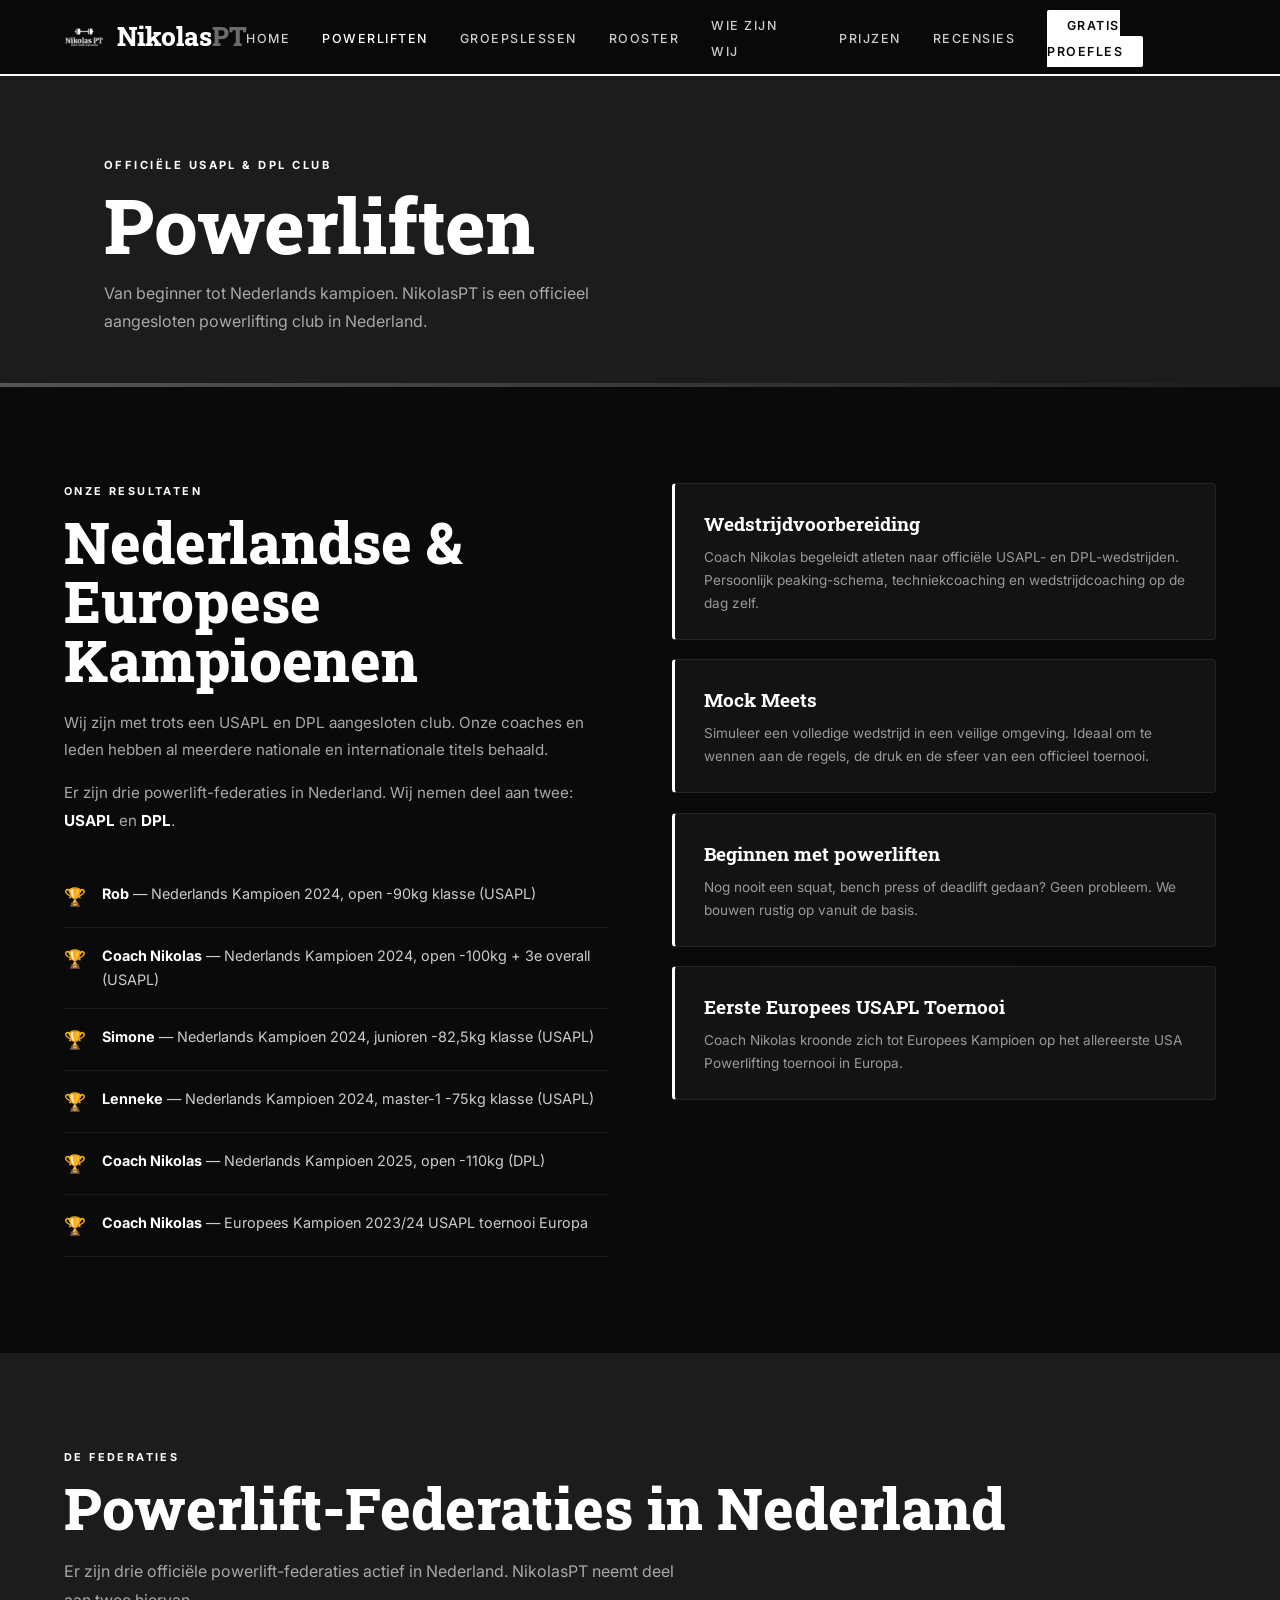
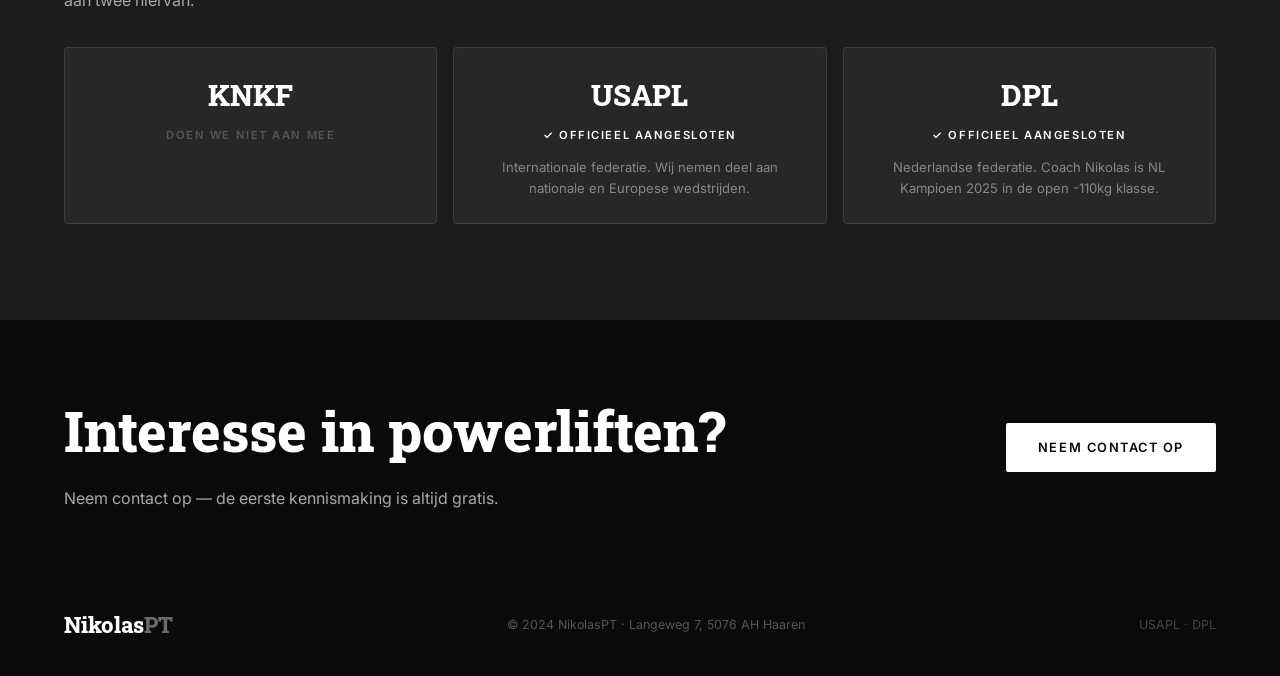
<file: pages/powerliften.html>
<!DOCTYPE html>
<html lang="nl">
<head>
<meta charset="UTF-8"><meta name="viewport" content="width=device-width, initial-scale=1.0">
<meta name="description" content="Powerliften bij NikolasPT Haaren — officiële USAPL & DPL club. Meerdere Nederlandse en Europese kampioenen.">
<title>Powerliften | NikolasPT</title>
<link rel="preconnect" href="https://fonts.googleapis.com">
<link href="https://fonts.googleapis.com/css2?family=Roboto+Slab:wght@400;500;700;800&family=Inter:wght@300;400;500;600&display=swap" rel="stylesheet">
<style>
:root {
  --ink:#0A0A0A; --off-white:#F5F5F5; --white:#FFFFFF; --steel:#1C1C1C;
  --accent:#1A1A1A; --accent2:#FFFFFF; --muted:#6B6B6B; --border:#DDDDDD;
  --font-display:'Roboto Slab',serif; --font-body:'Inter',sans-serif;
  --max:1200px; --gap:clamp(1.5rem,5vw,4rem);
}
*,*::before,*::after{box-sizing:border-box;margin:0;padding:0}
html{scroll-behavior:smooth}
body{font-family:var(--font-body);background:var(--off-white);color:var(--ink);line-height:1.65}
img{display:block;max-width:100%;height:auto}
a{color:inherit;text-decoration:none}

nav{position:fixed;top:0;left:0;right:0;z-index:100;background:rgba(10,10,10,.97);backdrop-filter:blur(8px);display:flex;align-items:center;justify-content:space-between;padding:0 var(--gap);height:76px;border-bottom:2px solid var(--white)}
.nav-logo{display:flex;align-items:center;gap:.7rem}
.nav-logo img{height:42px;width:42px;object-fit:contain;filter:brightness(0) invert(1)}
.nav-logo-text{font-family:var(--font-display);font-weight:800;font-size:1.6rem;color:var(--white);line-height:1}
.nav-logo-text span{color:var(--muted)}
.nav-links{display:flex;align-items:center;gap:2rem;list-style:none}
.nav-links a{font-size:.78rem;font-weight:500;text-transform:uppercase;letter-spacing:.12em;color:#ccc;transition:color .2s}
.nav-links a:hover,.nav-links a.active{color:var(--white)}
.nav-cta{background:var(--white) !important;color:var(--ink) !important;padding:.5rem 1.2rem !important;border-radius:2px;font-weight:600 !important}
.nav-cta:hover{background:#ccc !important}
.nav-toggle{display:none;background:none;border:none;cursor:pointer;padding:4px}
.nav-toggle span{display:block;width:24px;height:2px;background:#fff;margin:5px 0}

.page-header{padding-top:76px;background:var(--steel)}
.page-header-inner{max-width:var(--max);margin:0 auto;padding:clamp(3rem,7vw,5rem) var(--gap) clamp(2rem,4vw,3rem)}
.page-eyebrow{font-size:.7rem;font-weight:700;letter-spacing:.22em;text-transform:uppercase;color:var(--white);margin-bottom:.8rem}
.page-title{font-family:var(--font-display);font-weight:800;font-size:clamp(2.6rem,6vw,5rem);line-height:.98;color:var(--white)}
.page-subtitle{margin-top:1rem;font-size:1rem;color:#a8a8a8;max-width:560px;line-height:1.75}
.page-header-bar{height:4px;background:linear-gradient(90deg,var(--white) 0%,transparent 100%);opacity:.25}

.container{max-width:var(--max);margin:0 auto}
section{padding:clamp(3rem,8vw,6rem) var(--gap)}
.section-label{font-size:.68rem;font-weight:700;letter-spacing:.22em;text-transform:uppercase;color:var(--white);margin-bottom:.8rem}
.section-title{font-family:var(--font-display);font-weight:800;font-size:clamp(2.2rem,4.5vw,3.6rem);line-height:1.02;margin-bottom:1.2rem}
.section-title.light{color:var(--white)}
.section-body{font-size:1rem;color:var(--muted);max-width:640px;line-height:1.8}
.reveal{opacity:0;transform:translateY(24px);transition:opacity .6s ease,transform .6s ease}
.reveal.visible{opacity:1;transform:none}

.btn{display:inline-block;padding:.85rem 2rem;font-size:.8rem;font-weight:600;letter-spacing:.12em;text-transform:uppercase;border-radius:2px;transition:all .25s;cursor:pointer;border:none;font-family:var(--font-body)}
.btn-primary{background:var(--white);color:var(--ink)}
.btn-primary:hover{background:#ccc}

.power-dark{background:var(--ink)}
.power-grid{display:grid;grid-template-columns:1fr 1fr;gap:clamp(2rem,5vw,5rem);align-items:start}
.power-intro p{color:#a8a8a8;font-size:.95rem;line-height:1.8;margin-bottom:1rem}
.champ-list{margin-top:2rem;list-style:none}
.champ-list li{display:flex;align-items:flex-start;gap:1rem;padding:1rem 0;border-bottom:1px solid rgba(255,255,255,.07);font-size:.9rem;color:#ccc}
.champ-list li::before{content:'🏆';font-size:1.1rem;flex-shrink:0}
.champ-list strong{color:var(--white);font-weight:700}
.power-cards{display:flex;flex-direction:column;gap:1.2rem}
.pcard{background:rgba(255,255,255,.04);border:1px solid rgba(255,255,255,.08);border-radius:4px;padding:1.5rem 1.8rem;border-left:3px solid var(--white)}
.pcard h4{color:var(--white);font-family:var(--font-display);font-weight:700;font-size:1.2rem;margin-bottom:.4rem}
.pcard p{color:#999;font-size:.85rem;line-height:1.7}
.fed-grid{display:grid;grid-template-columns:repeat(3,1fr);gap:1rem;margin-top:2rem}
.fed-card{background:rgba(255,255,255,.05);border:1px solid rgba(255,255,255,.1);border-radius:4px;padding:1.5rem;text-align:center}
.fed-card .fed-name{font-family:var(--font-display);font-weight:800;font-size:1.8rem;color:var(--white)}
.fed-card .fed-status{font-size:.7rem;text-transform:uppercase;letter-spacing:.14em;margin-top:.4rem;font-weight:600}
.fed-card.active .fed-status{color:var(--white)}
.fed-card.inactive .fed-status{color:#555}

footer{background:#0a0a0a;padding:2rem var(--gap);display:flex;justify-content:space-between;align-items:center;flex-wrap:wrap;gap:1rem}
footer .logo{font-family:var(--font-display);font-weight:800;font-size:1.4rem;color:var(--white)}
footer .logo span{color:var(--muted)}
footer p{font-size:.78rem;color:#555}

@media(max-width:900px){
  .power-grid,.fed-grid{grid-template-columns:1fr}
  .nav-links{display:none;flex-direction:column;position:fixed;top:76px;left:0;right:0;background:#0a0a0a;padding:2rem;gap:1rem}
  .nav-links.open{display:flex}
  .nav-toggle{display:block}
}
</style>
</head>
<body>
<nav>
  <a href="../index.html" class="nav-logo">
    <img src="../images/logo-transparent.png" alt="NikolasPT logo">
    <div class="nav-logo-text">Nikolas<span>PT</span></div>
  </a>
  <ul class="nav-links" id="navLinks">
    <li><a href="../index.html">Home</a></li>
    <li><a href="powerliften.html" class="active">Powerliften</a></li>
    <li><a href="groepslessen.html">Groepslessen</a></li>
    <li><a href="rooster.html">Rooster</a></li>
    <li><a href="../index.html#coaches">Wie zijn wij</a></li>
    <li><a href="prijzen.html">Prijzen</a></li>
    <li><a href="recensies.html">Recensies</a></li>
    <li><a href="contact.html" class="nav-cta">Gratis proefles</a></li>
  </ul>
  <button class="nav-toggle" id="navToggle"><span></span><span></span><span></span></button>
</nav>

<div class="page-header">
  <div class="page-header-inner">
    <div class="page-eyebrow">Officiële USAPL & DPL Club</div>
    <h1 class="page-title">Powerliften</h1>
    <p class="page-subtitle">Van beginner tot Nederlands kampioen. NikolasPT is een officieel aangesloten powerlifting club in Nederland.</p>
  </div>
  <div class="page-header-bar"></div>
</div>

<section class="power-dark">
  <div class="container">
    <div class="power-grid">
      <div class="power-intro">
        <div class="section-label">Onze resultaten</div>
        <h2 class="section-title light reveal">Nederlandse & Europese Kampioenen</h2>
        <p class="reveal">Wij zijn met trots een USAPL en DPL aangesloten club. Onze coaches en leden hebben al meerdere nationale en internationale titels behaald.</p>
        <p class="reveal">Er zijn drie powerlift-federaties in Nederland. Wij nemen deel aan twee: <strong style="color:#fff">USAPL</strong> en <strong style="color:#fff">DPL</strong>.</p>
        <ul class="champ-list">
          <li class="reveal"><div><strong>Rob</strong> — Nederlands Kampioen 2024, open -90kg klasse (USAPL)</div></li>
          <li class="reveal"><div><strong>Coach Nikolas</strong> — Nederlands Kampioen 2024, open -100kg + 3e overall (USAPL)</div></li>
          <li class="reveal"><div><strong>Simone</strong> — Nederlands Kampioen 2024, junioren -82,5kg klasse (USAPL)</div></li>
          <li class="reveal"><div><strong>Lenneke</strong> — Nederlands Kampioen 2024, master-1 -75kg klasse (USAPL)</div></li>
          <li class="reveal"><div><strong>Coach Nikolas</strong> — Nederlands Kampioen 2025, open -110kg (DPL)</div></li>
          <li class="reveal"><div><strong>Coach Nikolas</strong> — Europees Kampioen 2023/24 USAPL toernooi Europa</div></li>
        </ul>
      </div>
      <div class="power-cards reveal">
        <div class="pcard"><h4>Wedstrijdvoorbereiding</h4><p>Coach Nikolas begeleidt atleten naar officiële USAPL- en DPL-wedstrijden. Persoonlijk peaking-schema, techniekcoaching en wedstrijdcoaching op de dag zelf.</p></div>
        <div class="pcard"><h4>Mock Meets</h4><p>Simuleer een volledige wedstrijd in een veilige omgeving. Ideaal om te wennen aan de regels, de druk en de sfeer van een officieel toernooi.</p></div>
        <div class="pcard"><h4>Beginnen met powerliften</h4><p>Nog nooit een squat, bench press of deadlift gedaan? Geen probleem. We bouwen rustig op vanuit de basis.</p></div>
        <div class="pcard"><h4>Eerste Europees USAPL Toernooi</h4><p>Coach Nikolas kroonde zich tot Europees Kampioen op het allereerste USA Powerlifting toernooi in Europa.</p></div>
      </div>
    </div>
  </div>
</section>

<section style="background:var(--steel)">
  <div class="container">
    <div class="section-label">De federaties</div>
    <h2 class="section-title light reveal">Powerlift-Federaties in Nederland</h2>
    <p class="section-body reveal" style="color:#a8a8a8">Er zijn drie officiële powerlift-federaties actief in Nederland. NikolasPT neemt deel aan twee hiervan.</p>
    <div class="fed-grid">
      <div class="fed-card inactive reveal"><div class="fed-name">KNKF</div><div class="fed-status inactive">Doen we niet aan mee</div></div>
      <div class="fed-card active reveal"><div class="fed-name">USAPL</div><div class="fed-status active">✓ Officieel aangesloten</div><p style="color:#888;font-size:.82rem;margin-top:.8rem;line-height:1.6">Internationale federatie. Wij nemen deel aan nationale en Europese wedstrijden.</p></div>
      <div class="fed-card active reveal"><div class="fed-name">DPL</div><div class="fed-status active">✓ Officieel aangesloten</div><p style="color:#888;font-size:.82rem;margin-top:.8rem;line-height:1.6">Nederlandse federatie. Coach Nikolas is NL Kampioen 2025 in de open -110kg klasse.</p></div>
    </div>
  </div>
</section>

<section style="background:var(--ink);padding:clamp(2.5rem,6vw,4rem) var(--gap)">
  <div class="container" style="display:flex;justify-content:space-between;align-items:center;flex-wrap:wrap;gap:2rem">
    <div>
      <h2 style="font-family:var(--font-display);font-weight:800;font-size:clamp(2rem,5vw,3.5rem);color:var(--white)">Interesse in powerliften?</h2>
      <p style="color:#a8a8a8;margin-top:.5rem">Neem contact op — de eerste kennismaking is altijd gratis.</p>
    </div>
    <a href="contact.html" class="btn btn-primary">Neem contact op</a>
  </div>
</section>

<footer>
  <div class="logo">Nikolas<span>PT</span></div>
  <p>© 2024 NikolasPT · Langeweg 7, 5076 AH Haaren</p>
  <p style="color:#444">USAPL · DPL</p>
</footer>
<script src="../js/main.js"></script>
</body>
</html>
</file>
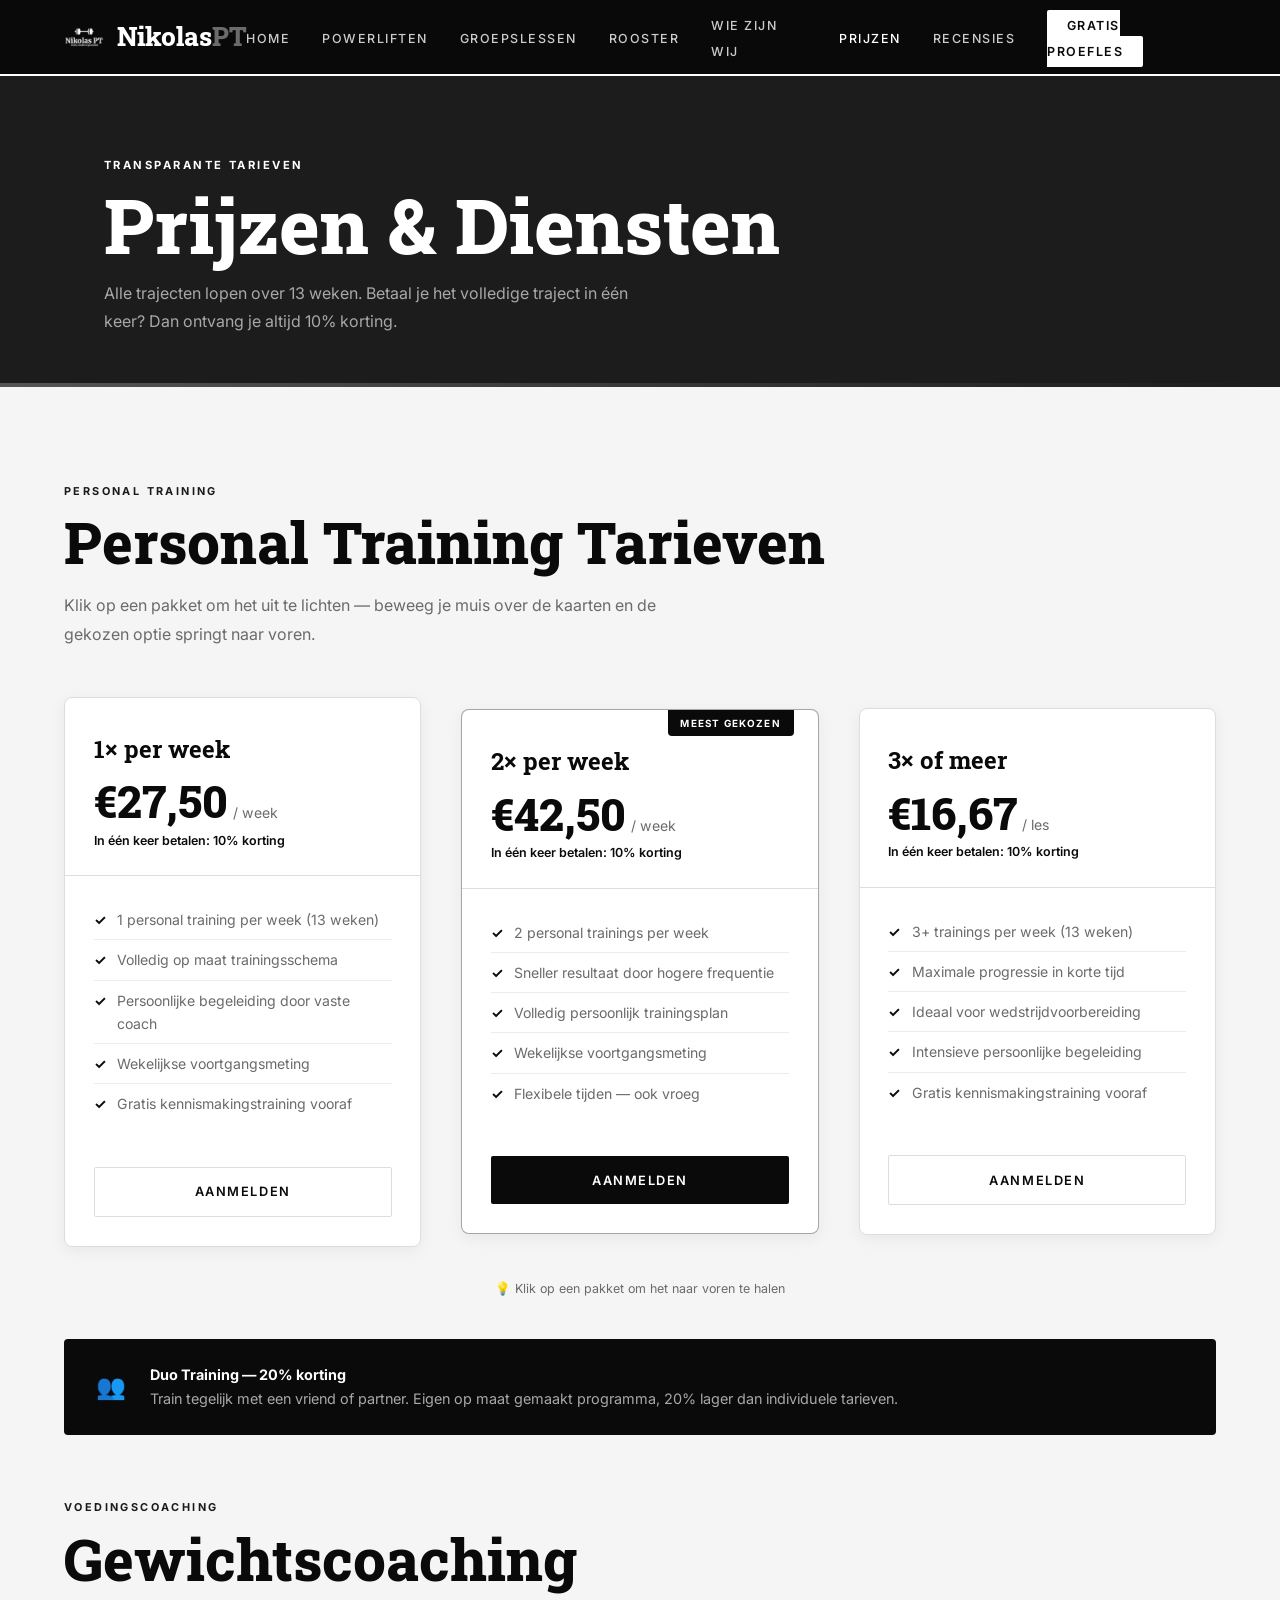
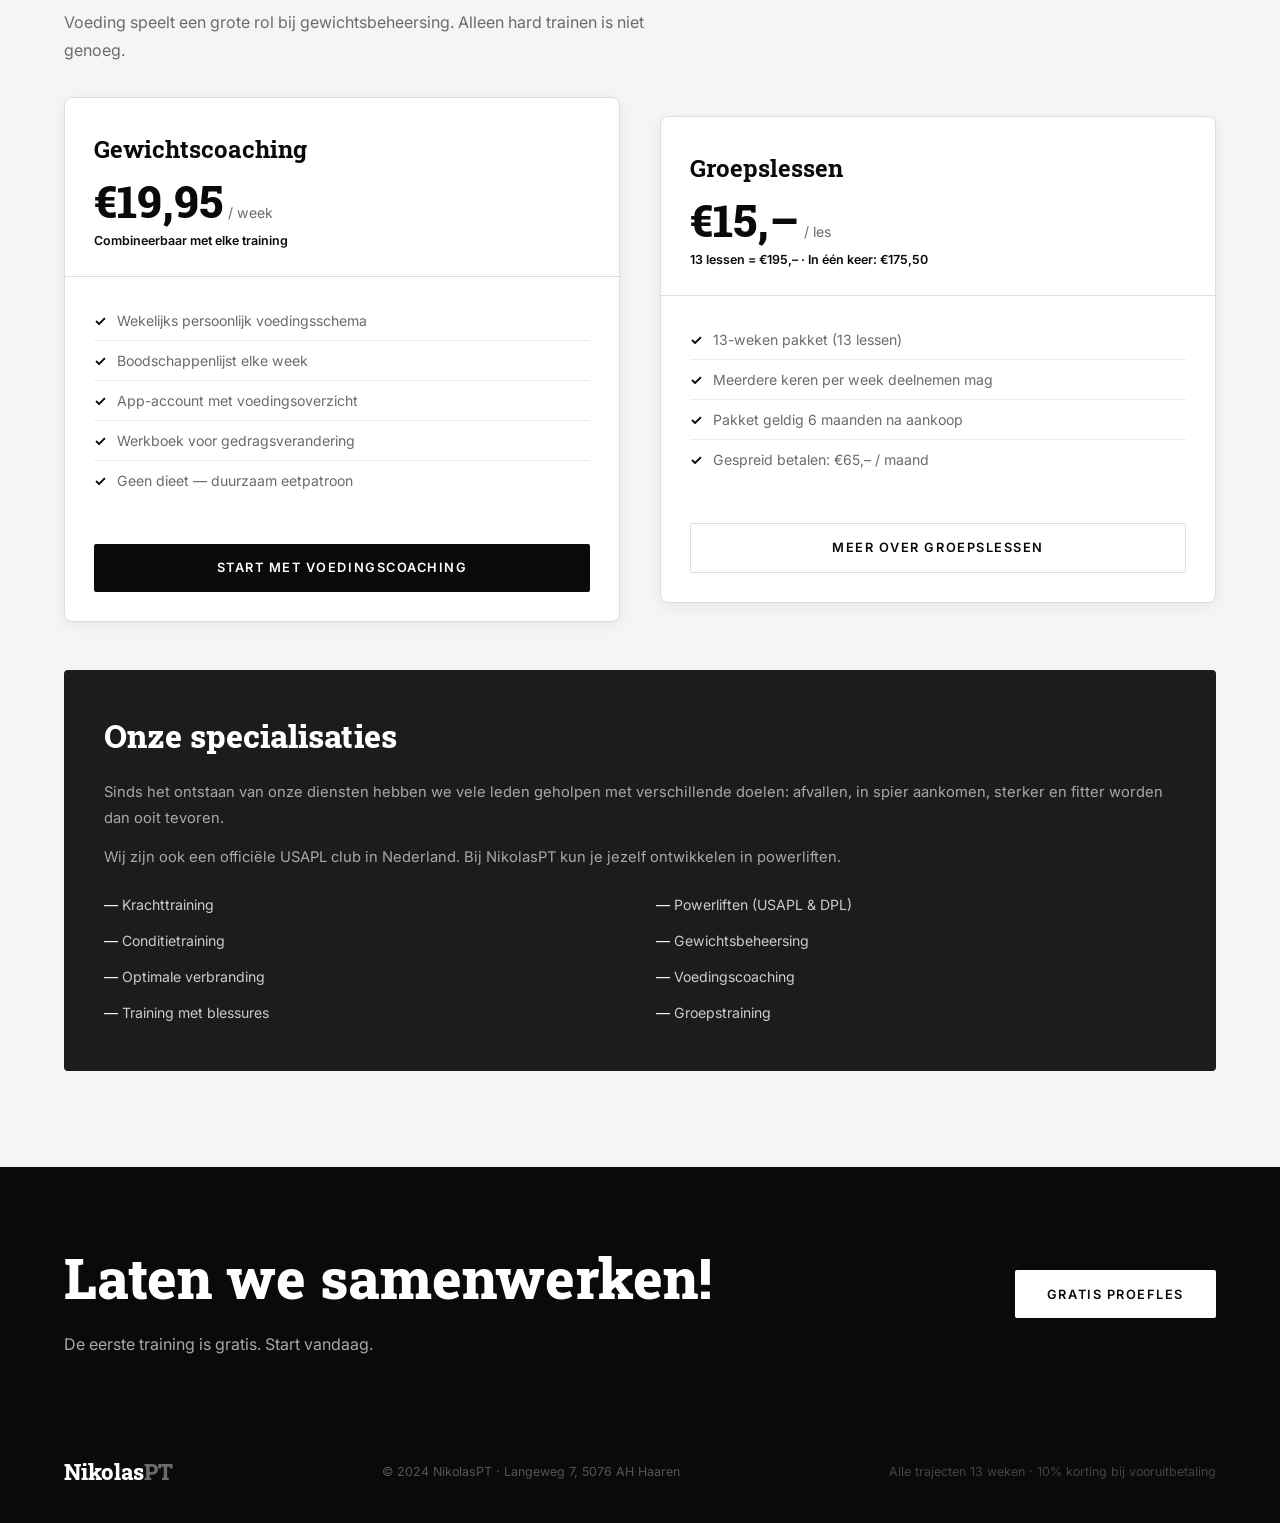
<file: pages/prijzen.html>
<!DOCTYPE html>
<html lang="nl">
<head>
<meta charset="UTF-8"><meta name="viewport" content="width=device-width, initial-scale=1.0">
<meta name="description" content="Tarieven en diensten van NikolasPT Haaren.">
<title>Prijzen & Diensten | NikolasPT</title>
<link rel="preconnect" href="https://fonts.googleapis.com">
<link href="https://fonts.googleapis.com/css2?family=Roboto+Slab:wght@400;500;700;800&family=Inter:wght@300;400;500;600&display=swap" rel="stylesheet">
<style>
:root {
  --ink:#0A0A0A; --off-white:#F5F5F5; --white:#FFFFFF; --steel:#1C1C1C;
  --accent:#1A1A1A; --muted:#6B6B6B; --border:#DDDDDD;
  --font-display:'Roboto Slab',serif; --font-body:'Inter',sans-serif;
  --max:1200px; --gap:clamp(1.5rem,5vw,4rem);
}
*,*::before,*::after{box-sizing:border-box;margin:0;padding:0}
html{scroll-behavior:smooth}
body{font-family:var(--font-body);background:var(--off-white);color:var(--ink);line-height:1.65}
img{display:block;max-width:100%;height:auto}
a{color:inherit;text-decoration:none}

nav{position:fixed;top:0;left:0;right:0;z-index:100;background:rgba(10,10,10,.97);backdrop-filter:blur(8px);display:flex;align-items:center;justify-content:space-between;padding:0 var(--gap);height:76px;border-bottom:2px solid var(--white)}
.nav-logo{display:flex;align-items:center;gap:.7rem}
.nav-logo img{height:42px;width:42px;object-fit:contain;filter:brightness(0) invert(1)}
.nav-logo-text{font-family:var(--font-display);font-weight:800;font-size:1.6rem;color:var(--white);line-height:1}
.nav-logo-text span{color:var(--muted)}
.nav-links{display:flex;align-items:center;gap:2rem;list-style:none}
.nav-links a{font-size:.78rem;font-weight:500;text-transform:uppercase;letter-spacing:.12em;color:#ccc;transition:color .2s}
.nav-links a:hover,.nav-links a.active{color:var(--white)}
.nav-cta{background:var(--white) !important;color:var(--ink) !important;padding:.5rem 1.2rem !important;border-radius:2px;font-weight:600 !important}
.nav-cta:hover{background:#ccc !important}
.nav-toggle{display:none;background:none;border:none;cursor:pointer;padding:4px}
.nav-toggle span{display:block;width:24px;height:2px;background:#fff;margin:5px 0}

.page-header{padding-top:76px;background:var(--steel)}
.page-header-inner{max-width:var(--max);margin:0 auto;padding:clamp(3rem,7vw,5rem) var(--gap) clamp(2rem,4vw,3rem)}
.page-eyebrow{font-size:.7rem;font-weight:700;letter-spacing:.22em;text-transform:uppercase;color:var(--white);margin-bottom:.8rem}
.page-title{font-family:var(--font-display);font-weight:800;font-size:clamp(2.6rem,6vw,5rem);line-height:.98;color:var(--white)}
.page-subtitle{margin-top:1rem;font-size:1rem;color:#a8a8a8;max-width:560px;line-height:1.75}
.page-header-bar{height:4px;background:linear-gradient(90deg,var(--white) 0%,transparent 100%);opacity:.25}

.container{max-width:var(--max);margin:0 auto}
section{padding:clamp(3rem,8vw,6rem) var(--gap)}
.section-label{font-size:.68rem;font-weight:700;letter-spacing:.22em;text-transform:uppercase;color:var(--accent);margin-bottom:.8rem}
.section-title{font-family:var(--font-display);font-weight:800;font-size:clamp(2.2rem,4.5vw,3.6rem);line-height:1.02;margin-bottom:1.2rem}
.section-body{font-size:1rem;color:var(--muted);max-width:640px;line-height:1.8}
.reveal{opacity:0;transform:translateY(24px);transition:opacity .6s ease,transform .6s ease}
.reveal.visible{opacity:1;transform:none}

.btn{display:inline-block;padding:.85rem 2rem;font-size:.8rem;font-weight:600;letter-spacing:.12em;text-transform:uppercase;border-radius:2px;transition:all .25s;cursor:pointer;border:none;font-family:var(--font-body)}
.btn-primary{background:var(--ink);color:var(--white)}
.btn-primary:hover{background:#333}
.btn-outline{background:transparent;color:var(--ink);border:1.5px solid var(--border)}
.btn-outline:hover{border-color:var(--ink)}

/* ── INTERACTIEVE 3D PRIJSKAARTEN ── */
.prijzen-3d-wrap{margin-top:3rem;perspective:1800px}
.prijzen-stack{display:grid;grid-template-columns:repeat(3,1fr);gap:2.5rem;align-items:center}
.prijs-3d-card{background:var(--white);border-radius:8px;border:1.5px solid var(--border);overflow:hidden;cursor:pointer;transition:transform .45s cubic-bezier(.22,.9,.3,1),box-shadow .45s ease,opacity .45s ease,border-color .3s ease;transform-style:preserve-3d;position:relative}
.prijs-3d-card{transform:scale(1) rotateY(0deg) translateZ(0);box-shadow:0 4px 16px rgba(0,0,0,.06)}
.prijs-3d-card.is-active{transform:scale(1.08) translateY(-10px) translateZ(40px);box-shadow:0 30px 70px rgba(0,0,0,.28);border-color:var(--ink);z-index:3}
.prijzen-stack.has-active .prijs-3d-card:not(.is-active){transform:scale(.92) translateY(8px) rotateY(0deg) translateZ(-30px);opacity:.55;filter:saturate(.7)}
.prijzen-stack.has-active .prijs-3d-card:not(.is-active):nth-child(1){transform:scale(.92) translateY(8px) rotateY(8deg) translateZ(-30px) translateX(10px)}
.prijzen-stack.has-active .prijs-3d-card:not(.is-active):nth-child(3){transform:scale(.92) translateY(8px) rotateY(-8deg) translateZ(-30px) translateX(-10px)}
.prijs-3d-card.featured-default{border-color:rgba(0,0,0,.35)}
.featured-badge{position:absolute;top:0;right:1.5rem;background:var(--ink);color:var(--white);font-size:.62rem;font-weight:700;letter-spacing:.12em;text-transform:uppercase;padding:.3rem .8rem;border-radius:0 0 4px 4px;z-index:2}
.prijs-head{padding:2rem 1.8rem 1.5rem;border-bottom:1px solid var(--border)}
.prijs-head h3{font-family:var(--font-display);font-weight:700;font-size:1.5rem;margin-bottom:.6rem}
.price-line{display:flex;align-items:baseline;gap:.3rem}
.price-amount{font-family:var(--font-display);font-weight:800;font-size:2.8rem;color:var(--ink);line-height:1}
.price-unit{font-size:.88rem;color:var(--muted)}
.price-note{font-size:.78rem;color:var(--ink);margin-top:.4rem;font-weight:600}
.prijs-body{padding:1.5rem 1.8rem}
.prijs-body ul{list-style:none}
.prijs-body li{padding:.5rem 0;font-size:.88rem;color:var(--muted);display:flex;align-items:flex-start;gap:.7rem;border-bottom:1px solid #ececec}
.prijs-body li:last-child{border-bottom:none}
.prijs-body li::before{content:'✓';color:var(--ink);font-weight:700;flex-shrink:0}
.prijs-footer{padding:1.2rem 1.8rem 1.8rem}
.prijs-hint{text-align:center;font-size:.78rem;color:var(--muted);margin-top:2rem}
.prijs-hint strong{color:var(--ink)}

.korting-bar{background:var(--ink);border-radius:4px;padding:1.5rem 2rem;margin-top:2.5rem;display:flex;align-items:center;gap:1.5rem;color:#a8a8a8;font-size:.9rem;line-height:1.65}
.korting-bar strong{color:var(--white)}
.diensten-tekst{background:var(--steel);border-radius:4px;padding:2.5rem;margin-top:3rem}
.diensten-tekst h3{font-family:var(--font-display);font-weight:800;font-size:2rem;color:var(--white);margin-bottom:1rem}
.diensten-tekst p{color:#a8a8a8;font-size:.92rem;line-height:1.8;margin-bottom:.8rem}
.spec-list-inline{columns:2;column-gap:2rem;margin-top:1rem;list-style:none}
.spec-list-inline li{font-size:.88rem;color:#ccc;padding:.4rem 0;break-inside:avoid}
.spec-list-inline li::before{content:'— ';color:var(--white)}

footer{background:#0a0a0a;padding:2rem var(--gap);display:flex;justify-content:space-between;align-items:center;flex-wrap:wrap;gap:1rem}
footer .logo{font-family:var(--font-display);font-weight:800;font-size:1.4rem;color:var(--white)}
footer .logo span{color:var(--muted)}
footer p{font-size:.78rem;color:#555}

@media(max-width:900px){
  .nav-links{display:none;flex-direction:column;position:fixed;top:76px;left:0;right:0;background:#0a0a0a;padding:2rem;gap:1rem}
  .nav-links.open{display:flex}
  .nav-toggle{display:block}
  .prijzen-stack{grid-template-columns:1fr;gap:1.5rem}
  .prijzen-stack.has-active .prijs-3d-card:not(.is-active){transform:scale(.95) translateY(0) translateZ(0);opacity:.7}
  .prijs-3d-card.is-active{transform:scale(1.02) translateY(0) translateZ(0)}
}
@media(max-width:700px){.spec-list-inline{columns:1}}
</style>
</head>
<body>
<nav>
  <a href="../index.html" class="nav-logo">
    <img src="../images/logo-transparent.png" alt="NikolasPT logo">
    <div class="nav-logo-text">Nikolas<span>PT</span></div>
  </a>
  <ul class="nav-links" id="navLinks">
    <li><a href="../index.html">Home</a></li>
    <li><a href="powerliften.html">Powerliften</a></li>
    <li><a href="groepslessen.html">Groepslessen</a></li>
    <li><a href="rooster.html">Rooster</a></li>
    <li><a href="../index.html#coaches">Wie zijn wij</a></li>
    <li><a href="prijzen.html" class="active">Prijzen</a></li>
    <li><a href="recensies.html">Recensies</a></li>
    <li><a href="contact.html" class="nav-cta">Gratis proefles</a></li>
  </ul>
  <button class="nav-toggle" id="navToggle"><span></span><span></span><span></span></button>
</nav>

<div class="page-header">
  <div class="page-header-inner">
    <div class="page-eyebrow">Transparante tarieven</div>
    <h1 class="page-title">Prijzen & Diensten</h1>
    <p class="page-subtitle">Alle trajecten lopen over 13 weken. Betaal je het volledige traject in één keer? Dan ontvang je altijd 10% korting.</p>
  </div>
  <div class="page-header-bar"></div>
</div>

<section style="background:var(--off-white)">
  <div class="container">
    <div class="section-label reveal">Personal Training</div>
    <h2 class="section-title reveal">Personal Training Tarieven</h2>
    <p class="section-body reveal">Klik op een pakket om het uit te lichten — beweeg je muis over de kaarten en de gekozen optie springt naar voren.</p>

    <div class="prijzen-3d-wrap">
      <div class="prijzen-stack" id="prijzenStack">
        <div class="prijs-3d-card reveal" data-card="1">
          <div class="prijs-head">
            <h3>1× per week</h3>
            <div class="price-line"><span class="price-amount">€27,50</span><span class="price-unit">/ week</span></div>
            <div class="price-note">In één keer betalen: 10% korting</div>
          </div>
          <div class="prijs-body">
            <ul>
              <li>1 personal training per week (13 weken)</li>
              <li>Volledig op maat trainingsschema</li>
              <li>Persoonlijke begeleiding door vaste coach</li>
              <li>Wekelijkse voortgangsmeting</li>
              <li>Gratis kennismakingstraining vooraf</li>
            </ul>
          </div>
          <div class="prijs-footer"><a href="contact.html" class="btn btn-outline" style="width:100%;display:block;text-align:center">Aanmelden</a></div>
        </div>

        <div class="prijs-3d-card featured-default reveal" data-card="2">
          <div class="featured-badge">Meest gekozen</div>
          <div class="prijs-head">
            <h3>2× per week</h3>
            <div class="price-line"><span class="price-amount">€42,50</span><span class="price-unit">/ week</span></div>
            <div class="price-note">In één keer betalen: 10% korting</div>
          </div>
          <div class="prijs-body">
            <ul>
              <li>2 personal trainings per week</li>
              <li>Sneller resultaat door hogere frequentie</li>
              <li>Volledig persoonlijk trainingsplan</li>
              <li>Wekelijkse voortgangsmeting</li>
              <li>Flexibele tijden — ook vroeg</li>
            </ul>
          </div>
          <div class="prijs-footer"><a href="contact.html" class="btn btn-primary" style="width:100%;display:block;text-align:center">Aanmelden</a></div>
        </div>

        <div class="prijs-3d-card reveal" data-card="3">
          <div class="prijs-head">
            <h3>3× of meer</h3>
            <div class="price-line"><span class="price-amount">€16,67</span><span class="price-unit">/ les</span></div>
            <div class="price-note">In één keer betalen: 10% korting</div>
          </div>
          <div class="prijs-body">
            <ul>
              <li>3+ trainings per week (13 weken)</li>
              <li>Maximale progressie in korte tijd</li>
              <li>Ideaal voor wedstrijdvoorbereiding</li>
              <li>Intensieve persoonlijke begeleiding</li>
              <li>Gratis kennismakingstraining vooraf</li>
            </ul>
          </div>
          <div class="prijs-footer"><a href="contact.html" class="btn btn-outline" style="width:100%;display:block;text-align:center">Aanmelden</a></div>
        </div>
      </div>
      <p class="prijs-hint">💡 Klik op een pakket om het naar voren te halen</p>
    </div>

    <div class="korting-bar reveal">
      <span style="font-size:1.5rem">👥</span>
      <div><strong>Duo Training — 20% korting</strong><br>Train tegelijk met een vriend of partner. Eigen op maat gemaakt programma, 20% lager dan individuele tarieven.</div>
    </div>

    <div style="margin-top:4rem">
      <div class="section-label reveal">Voedingscoaching</div>
      <h2 class="section-title reveal">Gewichtscoaching</h2>
      <p class="section-body reveal">Voeding speelt een grote rol bij gewichtsbeheersing. Alleen hard trainen is niet genoeg.</p>
    </div>

    <div class="prijzen-stack" style="grid-template-columns:repeat(2,1fr);margin-top:2rem;perspective:none">
      <div class="prijs-3d-card reveal" style="transform:none !important">
        <div class="prijs-head">
          <h3>Gewichtscoaching</h3>
          <div class="price-line"><span class="price-amount">€19,95</span><span class="price-unit">/ week</span></div>
          <div class="price-note">Combineerbaar met elke training</div>
        </div>
        <div class="prijs-body">
          <ul>
            <li>Wekelijks persoonlijk voedingsschema</li>
            <li>Boodschappenlijst elke week</li>
            <li>App-account met voedingsoverzicht</li>
            <li>Werkboek voor gedragsverandering</li>
            <li>Geen dieet — duurzaam eetpatroon</li>
          </ul>
        </div>
        <div class="prijs-footer"><a href="contact.html" class="btn btn-primary" style="width:100%;display:block;text-align:center">Start met voedingscoaching</a></div>
      </div>
      <div class="prijs-3d-card reveal" style="transform:none !important">
        <div class="prijs-head">
          <h3>Groepslessen</h3>
          <div class="price-line"><span class="price-amount">€15,–</span><span class="price-unit">/ les</span></div>
          <div class="price-note">13 lessen = €195,– · In één keer: €175,50</div>
        </div>
        <div class="prijs-body">
          <ul>
            <li>13-weken pakket (13 lessen)</li>
            <li>Meerdere keren per week deelnemen mag</li>
            <li>Pakket geldig 6 maanden na aankoop</li>
            <li>Gespreid betalen: €65,– / maand</li>
          </ul>
        </div>
        <div class="prijs-footer"><a href="groepslessen.html" class="btn btn-outline" style="width:100%;display:block;text-align:center">Meer over groepslessen</a></div>
      </div>
    </div>

    <div class="diensten-tekst reveal">
      <h3>Onze specialisaties</h3>
      <p>Sinds het ontstaan van onze diensten hebben we vele leden geholpen met verschillende doelen: afvallen, in spier aankomen, sterker en fitter worden dan ooit tevoren.</p>
      <p>Wij zijn ook een officiële USAPL club in Nederland. Bij NikolasPT kun je jezelf ontwikkelen in powerliften.</p>
      <ul class="spec-list-inline">
        <li>Krachttraining</li>
        <li>Conditietraining</li>
        <li>Optimale verbranding</li>
        <li>Training met blessures</li>
        <li>Powerliften (USAPL & DPL)</li>
        <li>Gewichtsbeheersing</li>
        <li>Voedingscoaching</li>
        <li>Groepstraining</li>
      </ul>
    </div>
  </div>
</section>

<section style="background:var(--ink);padding:clamp(2.5rem,6vw,4rem) var(--gap)">
  <div class="container" style="display:flex;justify-content:space-between;align-items:center;flex-wrap:wrap;gap:2rem">
    <div>
      <h2 style="font-family:var(--font-display);font-weight:800;font-size:clamp(2rem,5vw,3.5rem);color:var(--white)">Laten we samenwerken!</h2>
      <p style="color:#a8a8a8;margin-top:.5rem">De eerste training is gratis. Start vandaag.</p>
    </div>
    <a href="contact.html" class="btn btn-primary" style="background:var(--white);color:var(--ink)">Gratis proefles</a>
  </div>
</section>

<footer>
  <div class="logo">Nikolas<span>PT</span></div>
  <p>© 2024 NikolasPT · Langeweg 7, 5076 AH Haaren</p>
  <p style="color:#444">Alle trajecten 13 weken · 10% korting bij vooruitbetaling</p>
</footer>
<script src="../js/main.js"></script>
</body>
</html>
</file>
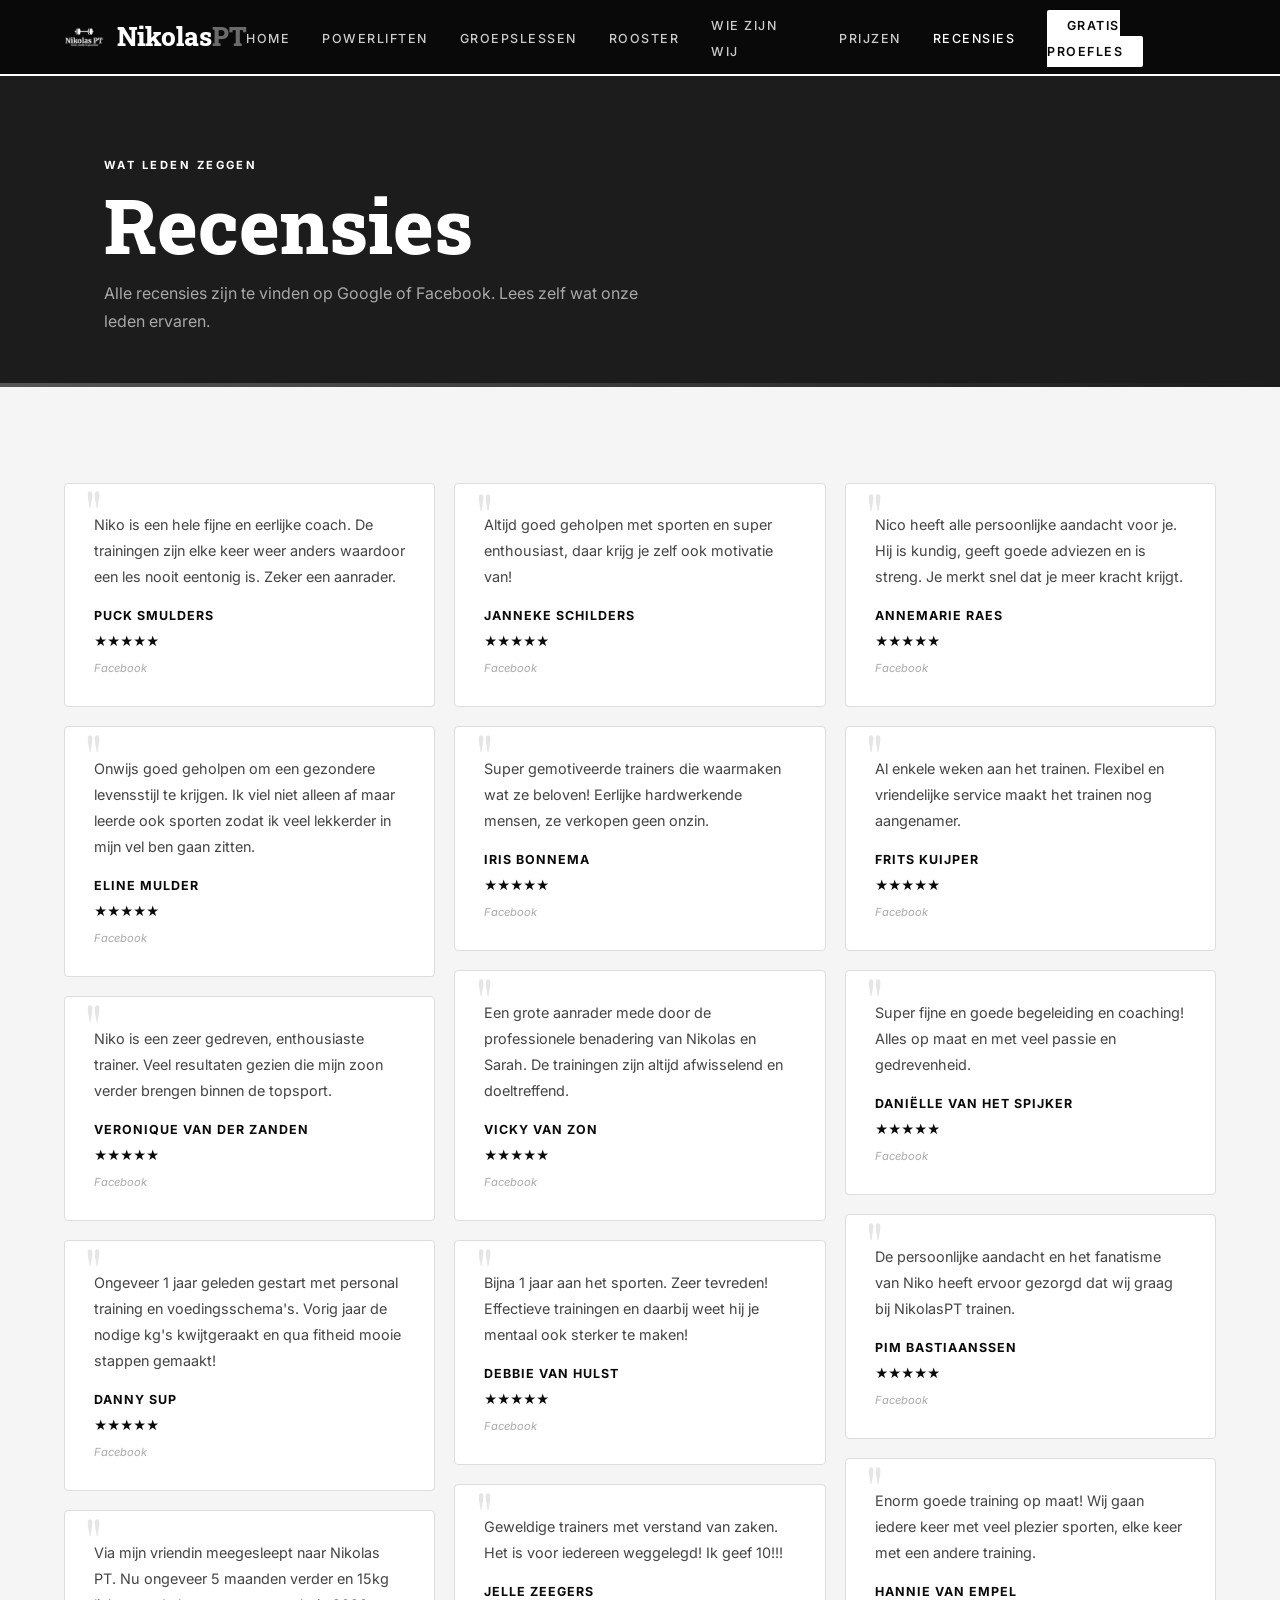
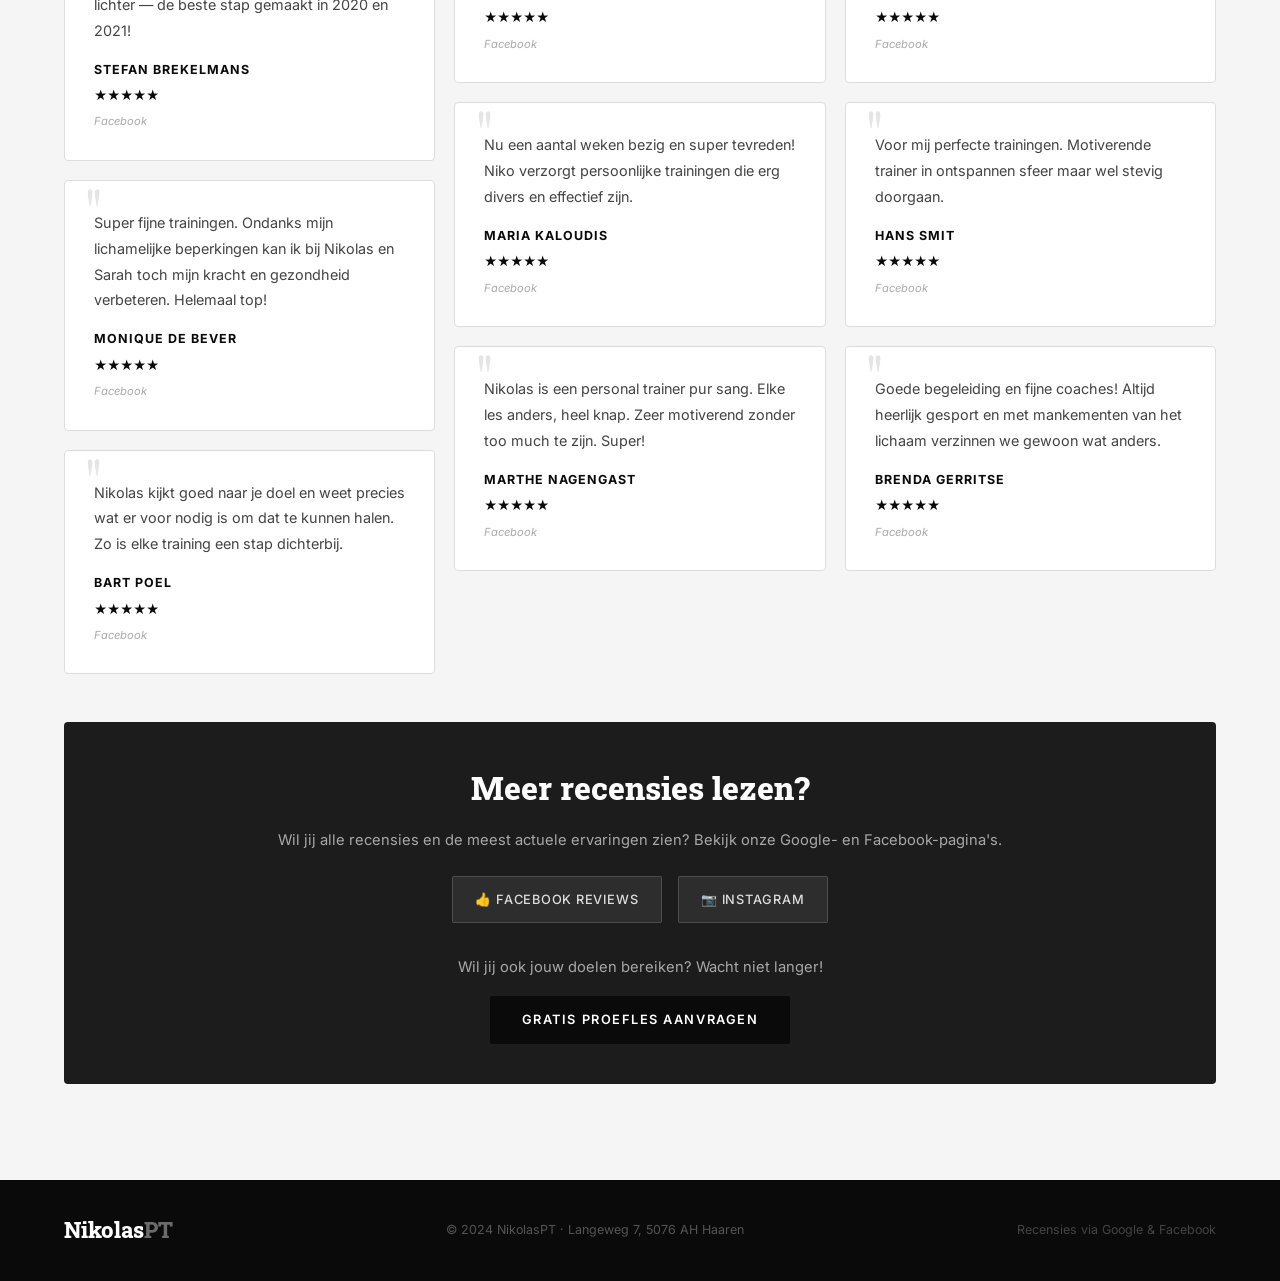
<file: pages/recensies.html>
<!DOCTYPE html>
<html lang="nl">
<head>
<meta charset="UTF-8"><meta name="viewport" content="width=device-width, initial-scale=1.0">
<meta name="description" content="Lees wat leden zeggen over NikolasPT Haaren.">
<title>Recensies | NikolasPT</title>
<link rel="preconnect" href="https://fonts.googleapis.com">
<link href="https://fonts.googleapis.com/css2?family=Roboto+Slab:wght@400;500;700;800&family=Playfair+Display:ital,wght@0,700;1,400&family=Inter:wght@300;400;500;600&display=swap" rel="stylesheet">
<style>
:root {
  --ink:#0A0A0A; --off-white:#F5F5F5; --white:#FFFFFF; --steel:#1C1C1C;
  --accent:#1A1A1A; --muted:#6B6B6B; --border:#DDDDDD;
  --font-display:'Roboto Slab',serif; --font-serif:'Playfair Display',serif; --font-body:'Inter',sans-serif;
  --max:1200px; --gap:clamp(1.5rem,5vw,4rem);
}
*,*::before,*::after{box-sizing:border-box;margin:0;padding:0}
html{scroll-behavior:smooth}
body{font-family:var(--font-body);background:var(--off-white);color:var(--ink);line-height:1.65}
img{display:block;max-width:100%;height:auto}
a{color:inherit;text-decoration:none}

nav{position:fixed;top:0;left:0;right:0;z-index:100;background:rgba(10,10,10,.97);backdrop-filter:blur(8px);display:flex;align-items:center;justify-content:space-between;padding:0 var(--gap);height:76px;border-bottom:2px solid var(--white)}
.nav-logo{display:flex;align-items:center;gap:.7rem}
.nav-logo img{height:42px;width:42px;object-fit:contain;filter:brightness(0) invert(1)}
.nav-logo-text{font-family:var(--font-display);font-weight:800;font-size:1.6rem;color:var(--white);line-height:1}
.nav-logo-text span{color:var(--muted)}
.nav-links{display:flex;align-items:center;gap:2rem;list-style:none}
.nav-links a{font-size:.78rem;font-weight:500;text-transform:uppercase;letter-spacing:.12em;color:#ccc;transition:color .2s}
.nav-links a:hover,.nav-links a.active{color:var(--white)}
.nav-cta{background:var(--white) !important;color:var(--ink) !important;padding:.5rem 1.2rem !important;border-radius:2px;font-weight:600 !important}
.nav-cta:hover{background:#ccc !important}
.nav-toggle{display:none;background:none;border:none;cursor:pointer;padding:4px}
.nav-toggle span{display:block;width:24px;height:2px;background:#fff;margin:5px 0}

.page-header{padding-top:76px;background:var(--steel)}
.page-header-inner{max-width:var(--max);margin:0 auto;padding:clamp(3rem,7vw,5rem) var(--gap) clamp(2rem,4vw,3rem)}
.page-eyebrow{font-size:.7rem;font-weight:700;letter-spacing:.22em;text-transform:uppercase;color:var(--white);margin-bottom:.8rem}
.page-title{font-family:var(--font-display);font-weight:800;font-size:clamp(2.6rem,6vw,5rem);line-height:.98;color:var(--white)}
.page-subtitle{margin-top:1rem;font-size:1rem;color:#a8a8a8;max-width:560px;line-height:1.75}
.page-header-bar{height:4px;background:linear-gradient(90deg,var(--white) 0%,transparent 100%);opacity:.25}

.container{max-width:var(--max);margin:0 auto}
section{padding:clamp(3rem,8vw,6rem) var(--gap)}
.reveal{opacity:0;transform:translateY(24px);transition:opacity .6s ease,transform .6s ease}
.reveal.visible{opacity:1;transform:none}

.btn{display:inline-block;padding:.85rem 2rem;font-size:.8rem;font-weight:600;letter-spacing:.12em;text-transform:uppercase;border-radius:2px;transition:all .25s;cursor:pointer;border:none;font-family:var(--font-body)}
.btn-primary{background:var(--ink);color:var(--white)}
.btn-primary:hover{background:#333}

.reviews-masonry{columns:3;column-gap:1.2rem}
.rcard{break-inside:avoid;background:var(--white);border-radius:4px;padding:1.8rem;margin-bottom:1.2rem;border:1.5px solid var(--border);position:relative}
.rcard::before{content:'"';font-family:var(--font-serif);font-size:4rem;color:var(--ink);line-height:1;position:absolute;top:-.2rem;left:1.2rem;opacity:.1}
.rcard p{font-size:.9rem;color:#444;line-height:1.8;margin-bottom:1rem;position:relative;z-index:1}
.rcard .ra{font-size:.78rem;font-weight:700;color:var(--ink);text-transform:uppercase;letter-spacing:.08em}
.rcard .rs{color:var(--ink);font-size:.8rem;margin-top:.3rem}
.review-source{font-size:.7rem;color:#aaa;margin-top:.4rem;font-style:italic}
.social-cta{background:var(--steel);border-radius:4px;padding:2.5rem;text-align:center;margin-top:3rem}
.social-cta h3{font-family:var(--font-display);font-weight:800;font-size:2rem;color:var(--white);margin-bottom:.8rem}
.social-cta p{color:#a8a8a8;font-size:.92rem;margin-bottom:1.5rem}
.social-row{display:flex;justify-content:center;gap:1rem;flex-wrap:wrap}
.soc-btn{display:flex;align-items:center;gap:.6rem;padding:.75rem 1.4rem;background:rgba(255,255,255,.08);border:1px solid rgba(255,255,255,.15);border-radius:2px;font-size:.8rem;color:#ddd;font-weight:500;letter-spacing:.06em;text-transform:uppercase;transition:all .2s}
.soc-btn:hover{background:rgba(255,255,255,.15);color:var(--white)}

footer{background:#0a0a0a;padding:2rem var(--gap);display:flex;justify-content:space-between;align-items:center;flex-wrap:wrap;gap:1rem}
footer .logo{font-family:var(--font-display);font-weight:800;font-size:1.4rem;color:var(--white)}
footer .logo span{color:var(--muted)}
footer p{font-size:.78rem;color:#555}

@media(max-width:900px){
  .reviews-masonry{columns:2}
  .nav-links{display:none;flex-direction:column;position:fixed;top:76px;left:0;right:0;background:#0a0a0a;padding:2rem;gap:1rem}
  .nav-links.open{display:flex}
  .nav-toggle{display:block}
}
@media(max-width:560px){.reviews-masonry{columns:1}}
</style>
</head>
<body>
<nav>
  <a href="../index.html" class="nav-logo">
    <img src="../images/logo-transparent.png" alt="NikolasPT logo">
    <div class="nav-logo-text">Nikolas<span>PT</span></div>
  </a>
  <ul class="nav-links" id="navLinks">
    <li><a href="../index.html">Home</a></li>
    <li><a href="powerliften.html">Powerliften</a></li>
    <li><a href="groepslessen.html">Groepslessen</a></li>
    <li><a href="rooster.html">Rooster</a></li>
    <li><a href="../index.html#coaches">Wie zijn wij</a></li>
    <li><a href="prijzen.html">Prijzen</a></li>
    <li><a href="recensies.html" class="active">Recensies</a></li>
    <li><a href="contact.html" class="nav-cta">Gratis proefles</a></li>
  </ul>
  <button class="nav-toggle" id="navToggle"><span></span><span></span><span></span></button>
</nav>

<div class="page-header">
  <div class="page-header-inner">
    <div class="page-eyebrow">Wat leden zeggen</div>
    <h1 class="page-title">Recensies</h1>
    <p class="page-subtitle">Alle recensies zijn te vinden op Google of Facebook. Lees zelf wat onze leden ervaren.</p>
  </div>
  <div class="page-header-bar"></div>
</div>

<section style="background:var(--off-white)">
  <div class="container">
    <div class="reviews-masonry">
      <div class="rcard reveal"><p>Niko is een hele fijne en eerlijke coach. De trainingen zijn elke keer weer anders waardoor een les nooit eentonig is. Zeker een aanrader.</p><div class="ra">Puck Smulders</div><div class="rs">★★★★★</div><div class="review-source">Facebook</div></div>
      <div class="rcard reveal"><p>Onwijs goed geholpen om een gezondere levensstijl te krijgen. Ik viel niet alleen af maar leerde ook sporten zodat ik veel lekkerder in mijn vel ben gaan zitten.</p><div class="ra">Eline Mulder</div><div class="rs">★★★★★</div><div class="review-source">Facebook</div></div>
      <div class="rcard reveal"><p>Niko is een zeer gedreven, enthousiaste trainer. Veel resultaten gezien die mijn zoon verder brengen binnen de topsport.</p><div class="ra">Veronique van der Zanden</div><div class="rs">★★★★★</div><div class="review-source">Facebook</div></div>
      <div class="rcard reveal"><p>Ongeveer 1 jaar geleden gestart met personal training en voedingsschema's. Vorig jaar de nodige kg's kwijtgeraakt en qua fitheid mooie stappen gemaakt!</p><div class="ra">Danny Sup</div><div class="rs">★★★★★</div><div class="review-source">Facebook</div></div>
      <div class="rcard reveal"><p>Via mijn vriendin meegesleept naar Nikolas PT. Nu ongeveer 5 maanden verder en 15kg lichter — de beste stap gemaakt in 2020 en 2021!</p><div class="ra">Stefan Brekelmans</div><div class="rs">★★★★★</div><div class="review-source">Facebook</div></div>
      <div class="rcard reveal"><p>Super fijne trainingen. Ondanks mijn lichamelijke beperkingen kan ik bij Nikolas en Sarah toch mijn kracht en gezondheid verbeteren. Helemaal top!</p><div class="ra">Monique de Bever</div><div class="rs">★★★★★</div><div class="review-source">Facebook</div></div>
      <div class="rcard reveal"><p>Nikolas kijkt goed naar je doel en weet precies wat er voor nodig is om dat te kunnen halen. Zo is elke training een stap dichterbij.</p><div class="ra">Bart Poel</div><div class="rs">★★★★★</div><div class="review-source">Facebook</div></div>
      <div class="rcard reveal"><p>Altijd goed geholpen met sporten en super enthousiast, daar krijg je zelf ook motivatie van!</p><div class="ra">Janneke Schilders</div><div class="rs">★★★★★</div><div class="review-source">Facebook</div></div>
      <div class="rcard reveal"><p>Super gemotiveerde trainers die waarmaken wat ze beloven! Eerlijke hardwerkende mensen, ze verkopen geen onzin.</p><div class="ra">Iris Bonnema</div><div class="rs">★★★★★</div><div class="review-source">Facebook</div></div>
      <div class="rcard reveal"><p>Een grote aanrader mede door de professionele benadering van Nikolas en Sarah. De trainingen zijn altijd afwisselend en doeltreffend.</p><div class="ra">Vicky van Zon</div><div class="rs">★★★★★</div><div class="review-source">Facebook</div></div>
      <div class="rcard reveal"><p>Bijna 1 jaar aan het sporten. Zeer tevreden! Effectieve trainingen en daarbij weet hij je mentaal ook sterker te maken!</p><div class="ra">Debbie van Hulst</div><div class="rs">★★★★★</div><div class="review-source">Facebook</div></div>
      <div class="rcard reveal"><p>Geweldige trainers met verstand van zaken. Het is voor iedereen weggelegd! Ik geef 10!!!</p><div class="ra">Jelle Zeegers</div><div class="rs">★★★★★</div><div class="review-source">Facebook</div></div>
      <div class="rcard reveal"><p>Nu een aantal weken bezig en super tevreden! Niko verzorgt persoonlijke trainingen die erg divers en effectief zijn.</p><div class="ra">Maria Kaloudis</div><div class="rs">★★★★★</div><div class="review-source">Facebook</div></div>
      <div class="rcard reveal"><p>Nikolas is een personal trainer pur sang. Elke les anders, heel knap. Zeer motiverend zonder too much te zijn. Super!</p><div class="ra">Marthe Nagengast</div><div class="rs">★★★★★</div><div class="review-source">Facebook</div></div>
      <div class="rcard reveal"><p>Nico heeft alle persoonlijke aandacht voor je. Hij is kundig, geeft goede adviezen en is streng. Je merkt snel dat je meer kracht krijgt.</p><div class="ra">Annemarie Raes</div><div class="rs">★★★★★</div><div class="review-source">Facebook</div></div>
      <div class="rcard reveal"><p>Al enkele weken aan het trainen. Flexibel en vriendelijke service maakt het trainen nog aangenamer.</p><div class="ra">Frits Kuijper</div><div class="rs">★★★★★</div><div class="review-source">Facebook</div></div>
      <div class="rcard reveal"><p>Super fijne en goede begeleiding en coaching! Alles op maat en met veel passie en gedrevenheid.</p><div class="ra">Daniëlle van het Spijker</div><div class="rs">★★★★★</div><div class="review-source">Facebook</div></div>
      <div class="rcard reveal"><p>De persoonlijke aandacht en het fanatisme van Niko heeft ervoor gezorgd dat wij graag bij NikolasPT trainen.</p><div class="ra">Pim Bastiaanssen</div><div class="rs">★★★★★</div><div class="review-source">Facebook</div></div>
      <div class="rcard reveal"><p>Enorm goede training op maat! Wij gaan iedere keer met veel plezier sporten, elke keer met een andere training.</p><div class="ra">Hannie van Empel</div><div class="rs">★★★★★</div><div class="review-source">Facebook</div></div>
      <div class="rcard reveal"><p>Voor mij perfecte trainingen. Motiverende trainer in ontspannen sfeer maar wel stevig doorgaan.</p><div class="ra">Hans Smit</div><div class="rs">★★★★★</div><div class="review-source">Facebook</div></div>
      <div class="rcard reveal"><p>Goede begeleiding en fijne coaches! Altijd heerlijk gesport en met mankementen van het lichaam verzinnen we gewoon wat anders.</p><div class="ra">Brenda Gerritse</div><div class="rs">★★★★★</div><div class="review-source">Facebook</div></div>
    </div>

    <div class="social-cta reveal">
      <h3>Meer recensies lezen?</h3>
      <p>Wil jij alle recensies en de meest actuele ervaringen zien? Bekijk onze Google- en Facebook-pagina's.</p>
      <div class="social-row">
        <a href="https://www.facebook.com/CoachesSarahNikoFit4Life/reviews/" class="soc-btn" target="_blank">👍 Facebook reviews</a>
        <a href="https://www.instagram.com/nikolaspt_/" class="soc-btn" target="_blank">📷 Instagram</a>
      </div>
      <div style="margin-top:2rem">
        <p style="color:#a8a8a8;margin-bottom:1rem">Wil jij ook jouw doelen bereiken? Wacht niet langer!</p>
        <a href="contact.html" class="btn btn-primary">Gratis proefles aanvragen</a>
      </div>
    </div>
  </div>
</section>

<footer>
  <div class="logo">Nikolas<span>PT</span></div>
  <p>© 2024 NikolasPT · Langeweg 7, 5076 AH Haaren</p>
  <p style="color:#444">Recensies via Google & Facebook</p>
</footer>
<script src="../js/main.js"></script>
</body>
</html>
</file>
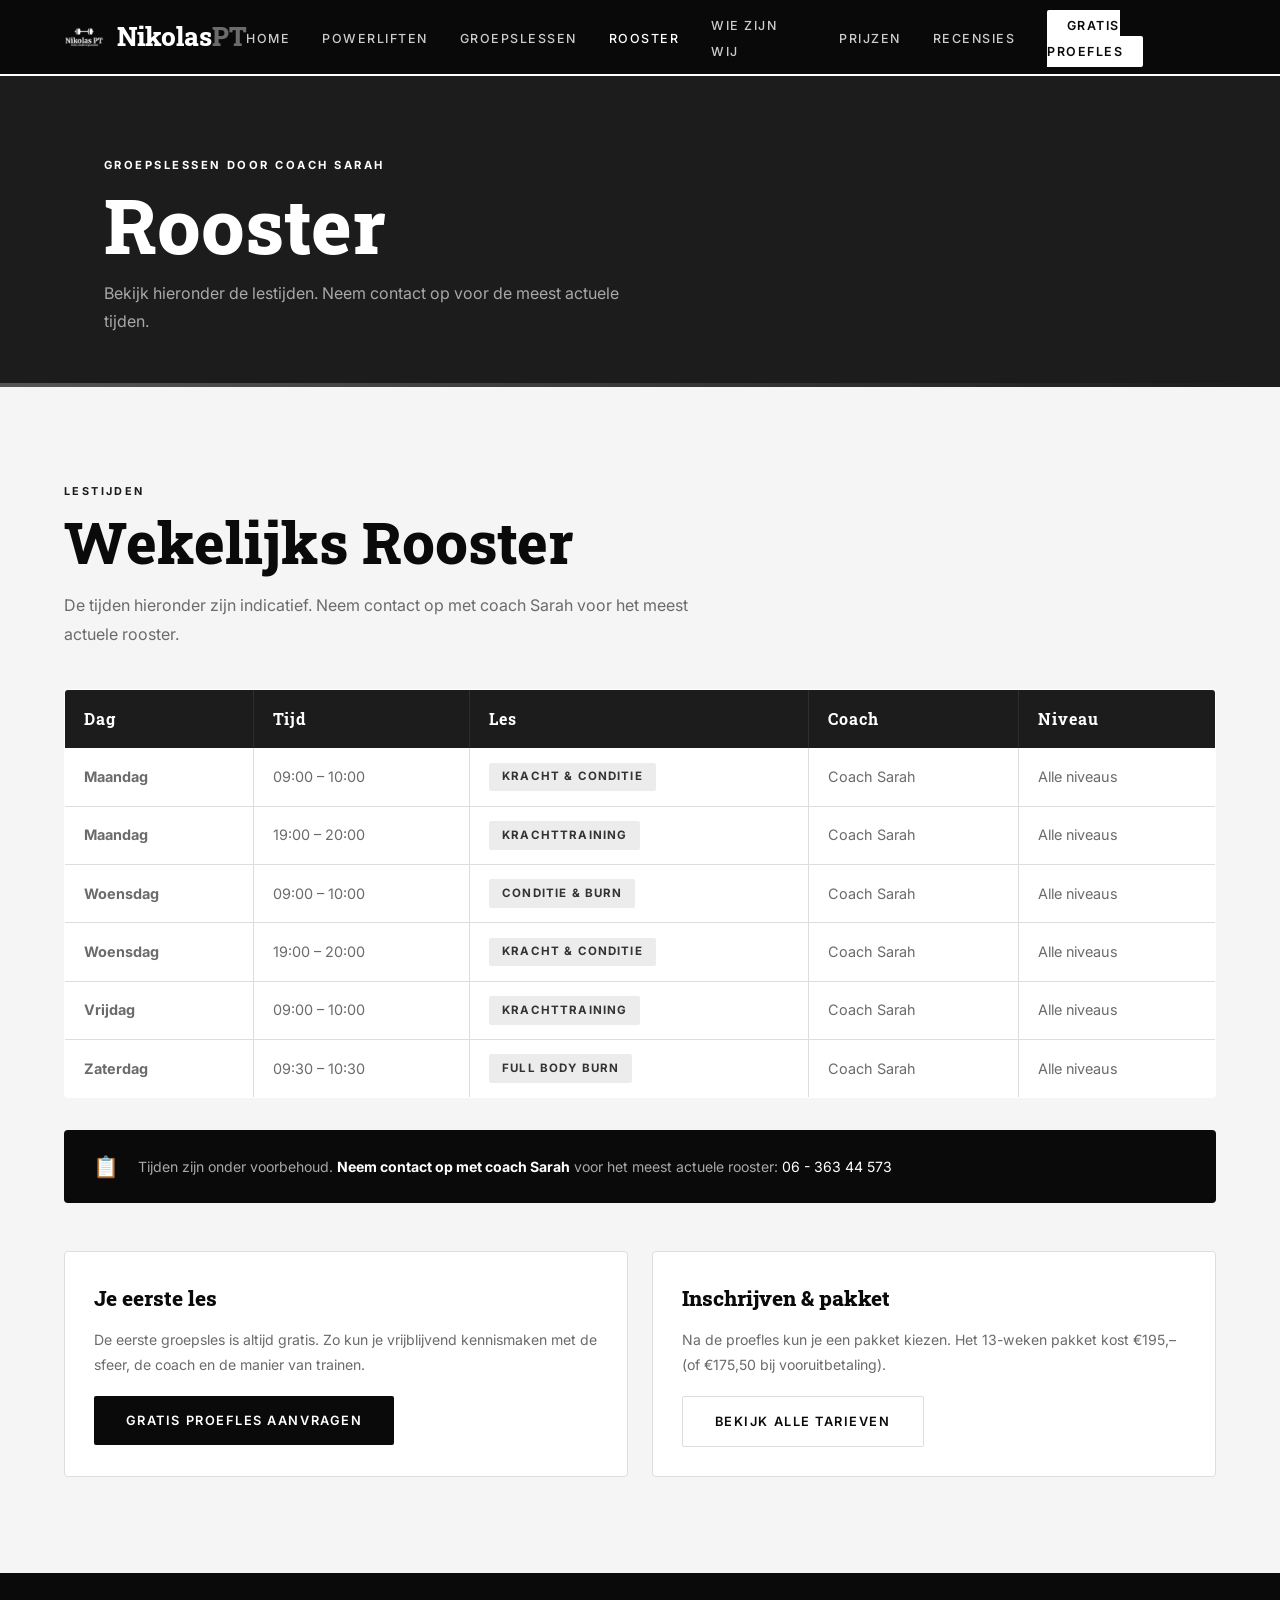
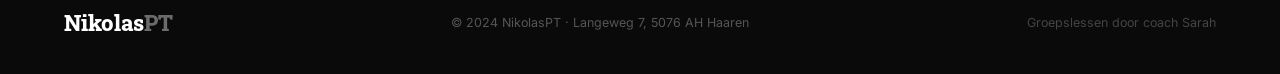
<file: pages/rooster.html>
<!DOCTYPE html>
<html lang="nl">
<head>
<meta charset="UTF-8"><meta name="viewport" content="width=device-width, initial-scale=1.0">
<meta name="description" content="Rooster groepslessen NikolasPT Haaren.">
<title>Rooster Groepslessen | NikolasPT</title>
<link rel="preconnect" href="https://fonts.googleapis.com">
<link href="https://fonts.googleapis.com/css2?family=Roboto+Slab:wght@400;500;700;800&family=Inter:wght@300;400;500;600&display=swap" rel="stylesheet">
<style>
:root {
  --ink:#0A0A0A; --off-white:#F5F5F5; --white:#FFFFFF; --steel:#1C1C1C;
  --accent:#1A1A1A; --muted:#6B6B6B; --border:#DDDDDD;
  --font-display:'Roboto Slab',serif; --font-body:'Inter',sans-serif;
  --max:1200px; --gap:clamp(1.5rem,5vw,4rem);
}
*,*::before,*::after{box-sizing:border-box;margin:0;padding:0}
html{scroll-behavior:smooth}
body{font-family:var(--font-body);background:var(--off-white);color:var(--ink);line-height:1.65}
img{display:block;max-width:100%;height:auto}
a{color:inherit;text-decoration:none}

nav{position:fixed;top:0;left:0;right:0;z-index:100;background:rgba(10,10,10,.97);backdrop-filter:blur(8px);display:flex;align-items:center;justify-content:space-between;padding:0 var(--gap);height:76px;border-bottom:2px solid var(--white)}
.nav-logo{display:flex;align-items:center;gap:.7rem}
.nav-logo img{height:42px;width:42px;object-fit:contain;filter:brightness(0) invert(1)}
.nav-logo-text{font-family:var(--font-display);font-weight:800;font-size:1.6rem;color:var(--white);line-height:1}
.nav-logo-text span{color:var(--muted)}
.nav-links{display:flex;align-items:center;gap:2rem;list-style:none}
.nav-links a{font-size:.78rem;font-weight:500;text-transform:uppercase;letter-spacing:.12em;color:#ccc;transition:color .2s}
.nav-links a:hover,.nav-links a.active{color:var(--white)}
.nav-cta{background:var(--white) !important;color:var(--ink) !important;padding:.5rem 1.2rem !important;border-radius:2px;font-weight:600 !important}
.nav-cta:hover{background:#ccc !important}
.nav-toggle{display:none;background:none;border:none;cursor:pointer;padding:4px}
.nav-toggle span{display:block;width:24px;height:2px;background:#fff;margin:5px 0}

.page-header{padding-top:76px;background:var(--steel)}
.page-header-inner{max-width:var(--max);margin:0 auto;padding:clamp(3rem,7vw,5rem) var(--gap) clamp(2rem,4vw,3rem)}
.page-eyebrow{font-size:.7rem;font-weight:700;letter-spacing:.22em;text-transform:uppercase;color:var(--white);margin-bottom:.8rem}
.page-title{font-family:var(--font-display);font-weight:800;font-size:clamp(2.6rem,6vw,5rem);line-height:.98;color:var(--white)}
.page-subtitle{margin-top:1rem;font-size:1rem;color:#a8a8a8;max-width:560px;line-height:1.75}
.page-header-bar{height:4px;background:linear-gradient(90deg,var(--white) 0%,transparent 100%);opacity:.25}

.container{max-width:var(--max);margin:0 auto}
section{padding:clamp(3rem,8vw,6rem) var(--gap)}
.section-label{font-size:.68rem;font-weight:700;letter-spacing:.22em;text-transform:uppercase;color:var(--accent);margin-bottom:.8rem}
.section-title{font-family:var(--font-display);font-weight:800;font-size:clamp(2.2rem,4.5vw,3.6rem);line-height:1.02;margin-bottom:1.2rem}
.section-body{font-size:1rem;color:var(--muted);max-width:640px;line-height:1.8}
.reveal{opacity:0;transform:translateY(24px);transition:opacity .6s ease,transform .6s ease}
.reveal.visible{opacity:1;transform:none}

.btn{display:inline-block;padding:.85rem 2rem;font-size:.8rem;font-weight:600;letter-spacing:.12em;text-transform:uppercase;border-radius:2px;transition:all .25s;cursor:pointer;border:none;font-family:var(--font-body)}
.btn-primary{background:var(--ink);color:var(--white)}
.btn-primary:hover{background:#333}
.btn-outline{background:transparent;color:var(--ink);border:1.5px solid var(--border)}
.btn-outline:hover{border-color:var(--ink)}

.rooster-table{width:100%;border-collapse:collapse;background:var(--white);border-radius:4px;overflow:hidden;border:1.5px solid var(--border)}
.rooster-table th{background:var(--steel);color:var(--white);font-family:var(--font-display);font-weight:700;font-size:1rem;letter-spacing:.06em;padding:1rem 1.2rem;text-align:left;border-right:1px solid rgba(255,255,255,.08)}
.rooster-table th:last-child{border-right:none}
.rooster-table td{padding:.9rem 1.2rem;border-bottom:1px solid var(--border);border-right:1px solid var(--border);font-size:.9rem;color:var(--muted);vertical-align:middle}
.rooster-table td:last-child{border-right:none}
.rooster-table tr:last-child td{border-bottom:none}
.rooster-table tr:hover td{background:#fafafa}
.les-badge{display:inline-block;padding:.3rem .8rem;border-radius:2px;font-size:.72rem;font-weight:700;letter-spacing:.1em;text-transform:uppercase;background:#ececec;color:#333}
.info-grid{display:grid;grid-template-columns:1fr 1fr;gap:1.5rem;margin-top:3rem}
.info-card{background:var(--white);border:1.5px solid var(--border);border-radius:4px;padding:1.8rem}
.info-card h4{font-family:var(--font-display);font-weight:800;font-size:1.3rem;margin-bottom:.8rem}
.info-card p{font-size:.88rem;color:var(--muted);line-height:1.75}
.note-bar{background:var(--ink);border-radius:4px;padding:1.2rem 1.8rem;margin-top:2rem;display:flex;align-items:center;gap:1.2rem;color:#a8a8a8;font-size:.88rem}
.note-bar strong{color:var(--white)}

footer{background:#0a0a0a;padding:2rem var(--gap);display:flex;justify-content:space-between;align-items:center;flex-wrap:wrap;gap:1rem}
footer .logo{font-family:var(--font-display);font-weight:800;font-size:1.4rem;color:var(--white)}
footer .logo span{color:var(--muted)}
footer p{font-size:.78rem;color:#555}

@media(max-width:900px){
  .nav-links{display:none;flex-direction:column;position:fixed;top:76px;left:0;right:0;background:#0a0a0a;padding:2rem;gap:1rem}
  .nav-links.open{display:flex}
  .nav-toggle{display:block}
}
@media(max-width:700px){
  .rooster-table{font-size:.82rem}
  .rooster-table td,.rooster-table th{padding:.7rem .8rem}
  .info-grid{grid-template-columns:1fr}
}
</style>
</head>
<body>
<nav>
  <a href="../index.html" class="nav-logo">
    <img src="../images/logo-transparent.png" alt="NikolasPT logo">
    <div class="nav-logo-text">Nikolas<span>PT</span></div>
  </a>
  <ul class="nav-links" id="navLinks">
    <li><a href="../index.html">Home</a></li>
    <li><a href="powerliften.html">Powerliften</a></li>
    <li><a href="groepslessen.html">Groepslessen</a></li>
    <li><a href="rooster.html" class="active">Rooster</a></li>
    <li><a href="../index.html#coaches">Wie zijn wij</a></li>
    <li><a href="prijzen.html">Prijzen</a></li>
    <li><a href="recensies.html">Recensies</a></li>
    <li><a href="contact.html" class="nav-cta">Gratis proefles</a></li>
  </ul>
  <button class="nav-toggle" id="navToggle"><span></span><span></span><span></span></button>
</nav>

<div class="page-header">
  <div class="page-header-inner">
    <div class="page-eyebrow">Groepslessen door coach Sarah</div>
    <h1 class="page-title">Rooster</h1>
    <p class="page-subtitle">Bekijk hieronder de lestijden. Neem contact op voor de meest actuele tijden.</p>
  </div>
  <div class="page-header-bar"></div>
</div>

<section style="background:var(--off-white)">
  <div class="container">
    <div class="section-label reveal">Lestijden</div>
    <h2 class="section-title reveal">Wekelijks Rooster</h2>
    <p class="section-body reveal">De tijden hieronder zijn indicatief. Neem contact op met coach Sarah voor het meest actuele rooster.</p>

    <div style="margin-top:2.5rem;overflow-x:auto" class="reveal">
      <table class="rooster-table">
        <thead><tr><th>Dag</th><th>Tijd</th><th>Les</th><th>Coach</th><th>Niveau</th></tr></thead>
        <tbody>
          <tr><td><strong>Maandag</strong></td><td>09:00 – 10:00</td><td><span class="les-badge">Kracht & Conditie</span></td><td>Coach Sarah</td><td>Alle niveaus</td></tr>
          <tr><td><strong>Maandag</strong></td><td>19:00 – 20:00</td><td><span class="les-badge">Krachttraining</span></td><td>Coach Sarah</td><td>Alle niveaus</td></tr>
          <tr><td><strong>Woensdag</strong></td><td>09:00 – 10:00</td><td><span class="les-badge">Conditie & Burn</span></td><td>Coach Sarah</td><td>Alle niveaus</td></tr>
          <tr><td><strong>Woensdag</strong></td><td>19:00 – 20:00</td><td><span class="les-badge">Kracht & Conditie</span></td><td>Coach Sarah</td><td>Alle niveaus</td></tr>
          <tr><td><strong>Vrijdag</strong></td><td>09:00 – 10:00</td><td><span class="les-badge">Krachttraining</span></td><td>Coach Sarah</td><td>Alle niveaus</td></tr>
          <tr><td><strong>Zaterdag</strong></td><td>09:30 – 10:30</td><td><span class="les-badge">Full Body Burn</span></td><td>Coach Sarah</td><td>Alle niveaus</td></tr>
        </tbody>
      </table>
    </div>

    <div class="note-bar reveal">
      <span style="font-size:1.3rem">📋</span>
      <span>Tijden zijn onder voorbehoud. <strong>Neem contact op met coach Sarah</strong> voor het meest actuele rooster: <a href="tel:0636344573" style="color:var(--white)">06 - 363 44 573</a></span>
    </div>

    <div class="info-grid">
      <div class="info-card reveal">
        <h4>Je eerste les</h4>
        <p>De eerste groepsles is altijd gratis. Zo kun je vrijblijvend kennismaken met de sfeer, de coach en de manier van trainen.</p>
        <a href="contact.html" class="btn btn-primary" style="margin-top:1.2rem;display:inline-block">Gratis proefles aanvragen</a>
      </div>
      <div class="info-card reveal">
        <h4>Inschrijven & pakket</h4>
        <p>Na de proefles kun je een pakket kiezen. Het 13-weken pakket kost €195,– (of €175,50 bij vooruitbetaling).</p>
        <a href="prijzen.html" class="btn btn-outline" style="margin-top:1.2rem;display:inline-block">Bekijk alle tarieven</a>
      </div>
    </div>
  </div>
</section>

<footer>
  <div class="logo">Nikolas<span>PT</span></div>
  <p>© 2024 NikolasPT · Langeweg 7, 5076 AH Haaren</p>
  <p style="color:#444">Groepslessen door coach Sarah</p>
</footer>
<script src="../js/main.js"></script>
</body>
</html>
</file>
